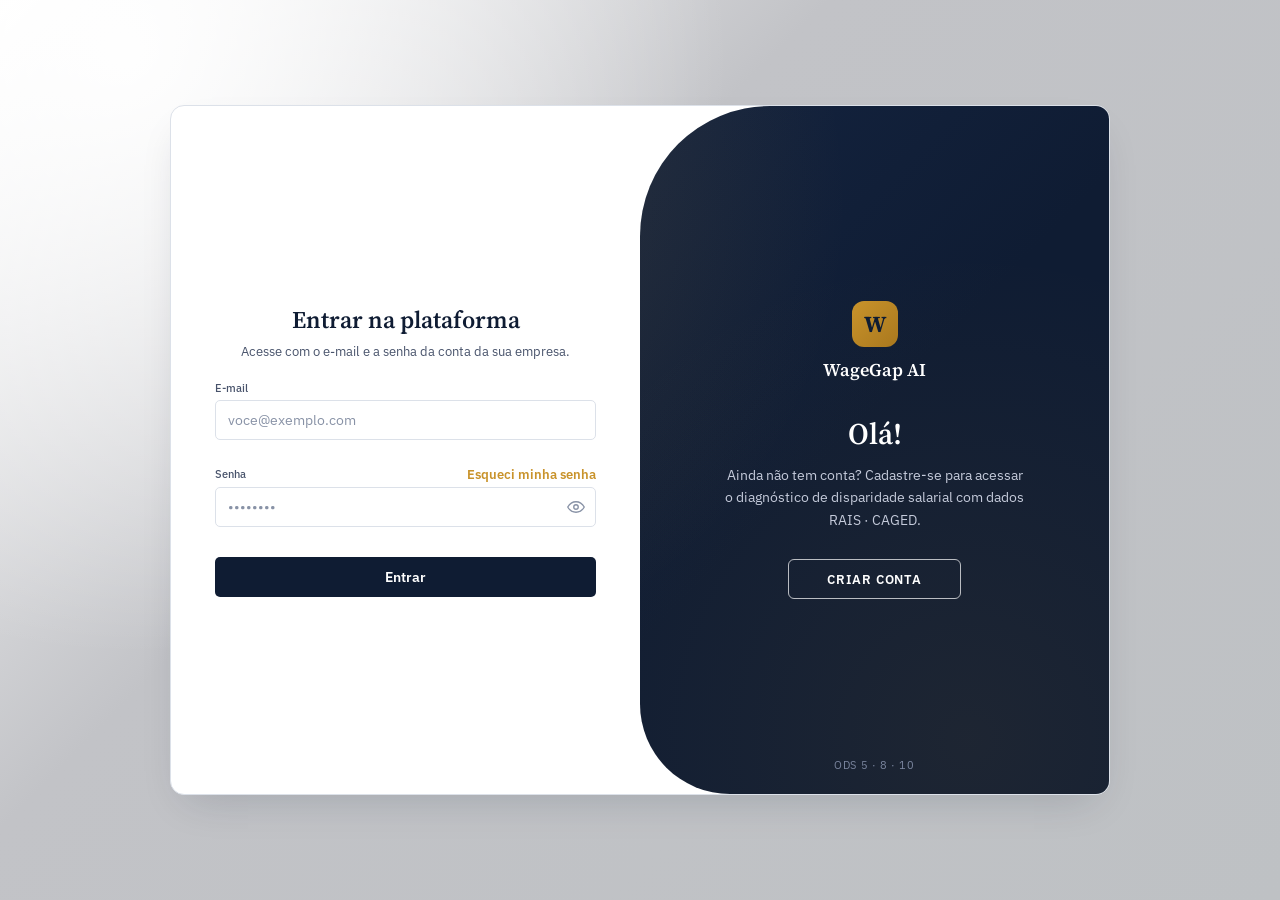
<file: Front-end/index.html>
<!DOCTYPE html>

<!--
  index.html
  ----------
  Porta de entrada do site. Apenas redireciona para a tela de acesso
  (pages/login.html). Quando houver sessão real, aqui pode decidir entre
  pages/login.html (sem login) e pages/dashboard.html (com login).
-->
<html lang="pt-BR">
<head>
  <meta charset="UTF-8">
  <meta http-equiv="refresh" content="0; url=pages/login.html">
  <title>WageGap AI</title>
</head>
<body>
  <script>window.location.replace("pages/login.html");</script>
  <a href="pages/login.html">Login</a>

<html lang="pt-BR">
<head>
  <meta charset="UTF-8">
  <meta name="viewport" content="width=device-width, initial-scale=1.0">
  <title>WageGap AI — Protótipo</title>

  <!-- Google Fonts -->
  <link rel="preconnect" href="https://fonts.googleapis.com">
  <link href="https://fonts.googleapis.com/css2?family=Source+Serif+4:opsz,wght@8..60,400;8..60,500;8..60,600;8..60,700&family=IBM+Plex+Sans:wght@400;500;600;700&display=swap" rel="stylesheet">

  <!-- Estilos CSS -->
  <link rel="stylesheet" href="assets/css/landing.css">
</head>

<body>

  <!-- Container principal da aplicação -->
  <div class="app">

    <!-- Início da Sidebar (Menu Lateral) -->
    <aside class="sidebar">

      <!-- Logo e Identidade da Marca -->
      <div class="brand">
        <div class="brand-mark">W</div>
        <div class="brand-name">WageGap AI</div>
      </div>

      <div class="brand-sub">
        Diagnóstico de disparidade salarial<br>
        RAIS · CAGED
      </div>

      <!-- Rótulo da Seção de Navegação -->
      <div class="nav-section-label">
        Análise
      </div>

      <!-- Links/Botões de Navegação Principal -->
      <nav class="primary-nav">

        <button class="nav-item active" data-target="screen-home">
          <svg class="nav-icon" viewBox="0 0 24 24" fill="none" stroke="currentColor" stroke-width="1.8">
            <rect x="3" y="3" width="7" height="9" rx="1"/>
            <rect x="14" y="3" width="7" height="5" rx="1"/>
            <rect x="14" y="12" width="7" height="9" rx="1"/>
            <rect x="3" y="16" width="7" height="5" rx="1"/>
          </svg>
          Visão geral
        </button>

        <button class="nav-item" data-target="screen-clusters">
          <svg class="nav-icon" viewBox="0 0 24 24" fill="none" stroke="currentColor" stroke-width="1.8">
            <circle cx="6" cy="7" r="2.4"/>
            <circle cx="17" cy="6" r="1.8"/>
            <circle cx="15" cy="15" r="2.6"/>
            <circle cx="6" cy="17" r="1.8"/>
            <circle cx="19" cy="15" r="1.4"/>
          </svg>
          Clusters de perfis
        </button>

        <button class="nav-item" data-target="screen-shap">
          <svg class="nav-icon" viewBox="0 0 24 24" fill="none" stroke="currentColor" stroke-width="1.8">
            <path d="M4 19V10 M11 19V5 M18 19V13"/>
          </svg>
          Explicabilidade (SHAP)
        </button>

        <button class="nav-item" data-target="screen-ranking">
          <svg class="nav-icon" viewBox="0 0 24 24" fill="none" stroke="currentColor" stroke-width="1.8">
            <path d="M4 20L9 11L13 15L20 4"/>
          </svg>
          Ranking de disparidade
        </button>

        <button class="nav-item" data-target="screen-settings">
          <svg class="nav-icon" viewBox="0 0 24 24" fill="none" stroke="currentColor" stroke-width="1.8" stroke-linecap="round" stroke-linejoin="round">
            <circle cx="12" cy="12" r="3"/>
            <path d="M19.4 15a1.65 1.65 0 0 0 .33 1.82l.06.06a2 2 0 0 1 0 2.83 2 2 0 0 1-2.83 0l-.06-.06a1.65 1.65 0 0 0-1.82-.33 1.65 1.65 0 0 0-1 1.51V21a2 2 0 0 1-2 2 2 2 0 0 1-2-2v-.09A1.65 1.65 0 0 0 9 19.4a1.65 1.65 0 0 0-1.82.33l-.06.06a2 2 0 0 1-2.83 0 2 2 0 0 1 0-2.83l.06-.06a1.65 1.65 0 0 0 .33-1.82 1.65 1.65 0 0 0-1.51-1H3a2 2 0 0 1-2-2 2 2 0 0 1 2-2h.09A1.65 1.65 0 0 0 4.6 9a1.65 1.65 0 0 0-.33-1.82l-.06-.06a2 2 0 0 1 0-2.83 2 2 0 0 1 2.83 0l.06.06a1.65 1.65 0 0 0 1.82.33H9a1.65 1.65 0 0 0 1-1.51V3a2 2 0 0 1 2-2 2 2 0 0 1 2 2v.09a1.65 1.65 0 0 0 1 1.51 1.65 1.65 0 0 0 1.82-.33l.06-.06a2 2 0 0 1 2.83 0 2 2 0 0 1 0 2.83l-.06.06a1.65 1.65 0 0 0-.33 1.82V9a1.65 1.65 0 0 0 1.51 1H21a2 2 0 0 1 2 2 2 2 0 0 1-2 2h-.09a1.65 1.65 0 0 0-1.51 1z"/>
          </svg>
          Configurações
        </button>

      </nav>

      <!-- Rodapé da Sidebar (Informações do Recorte Ativo) -->
      <div class="sidebar-footer">
        Recorte ativo:<br>
        <strong>São Paulo · 2024</strong>
      </div>

    </aside>
    <!-- Fim da Sidebar -->


    <!-- Início da Área Principal (Main Content) -->
    <main>

      <!-- Início do Topbar / Navbar (Cabeçalho) -->
      <div class="topbar">

        <div class="breadcrumb" id="breadcrumb">
          WageGap AI / Visão geral
        </div>

        <h1 id="page-title">
          Visão geral do recorte
        </h1>

        <!-- Filtros do Topbar -->
        <div class="filters">

          <div class="field">
            <label for="f-uf">UF</label>
            <select id="f-uf">
              <option>São Paulo (SP)</option>
              <option>Bahia (BA)</option>
              <option>Amazonas (AM)</option>
              <option>Rio Grande do Sul (RS)</option>
            </select>
          </div>

          <div class="field">
            <label for="f-setor">Setor</label>
            <select id="f-setor">
              <option>Todos os setores</option>
              <option>Tecnologia da Informação</option>
              <option>Indústria Automotiva</option>
              <option>Comércio Varejista</option>
              <option>Construção Civil</option>
              <option>Saúde</option>
            </select>
          </div>

          <div class="field">
            <label for="f-ano">Ano</label>
            <select id="f-ano">
              <option>2024</option>
              <option>2023</option>
              <option>2022</option>
            </select>
          </div>

          <button class="btn-apply">
            Aplicar recorte
          </button>

        </div>

      </div>
      <!-- Fim do Topbar -->


      <!-- Início do Conteúdo das Telas -->
      <div class="content">

        <!-- Tela 1: Visão Geral -->
        <section class="screen active" id="screen-home">

          <p class="lede">
            Painel consolidado do recorte selecionado.
            Os indicadores abaixo resumem a disparidade salarial
            identificada nos microdados RAIS/CAGED processados
            para São Paulo em 2024, antes de aprofundar por
            cluster, variável ou município.
          </p>

          <!-- Cards de KPIs -->
          <div class="kpi-row">

            <div class="kpi featured">
              <div class="kpi-label">Disparidade salarial média</div>
              <div class="kpi-value">23,4<small>%</small></div>
              <div class="kpi-note">
                Diferença média de renda entre perfis comparáveis
                por escolaridade e cargo, atribuível a gênero,
                raça e localização.
              </div>
            </div>

            <div class="kpi">
              <div class="kpi-label">Municípios mapeados</div>
              <div class="kpi-value">350</div>
              <div class="kpi-delta">de 645 no estado</div>
            </div>

            <div class="kpi">
              <div class="kpi-label">Perfis (clusters) identificados</div>
              <div class="kpi-value">6</div>
              <div class="kpi-delta">via K-Means</div>
            </div>

            <div class="kpi">
              <div class="kpi-label">Trabalhadores no recorte</div>
              <div class="kpi-value">1,2<small>M</small></div>
              <div class="kpi-delta">RAIS 2024</div>
            </div>

          </div>

          <!-- Bloco Informativo -->
          <section class="block">
            <div class="block-head">
              <h2>Como ler este painel</h2>
            </div>
            <p class="block-desc">
              Use os filtros no topo para trocar o recorte de UF,
              setor e ano. Depois, navegue pelo menu lateral:
              <strong>Clusters</strong> mostra os perfis de
              trabalhadores identificados;
              <strong>Explicabilidade</strong> mostra o peso de
              cada variável na renda dentro de cada perfil;
              <strong>Ranking</strong> prioriza os municípios
              e setores onde a disparidade é mais urgente.
            </p>
          </section>

        </section>


        <!-- Tela 2: Clusters -->
        <section class="screen" id="screen-clusters">

          <p class="lede">
            Segmentação dos trabalhadores do recorte em perfis
            (clusters) com características socioeconômicas
            semelhantes, via K-Means. Cada ponto representa
            um grupo de trabalhadores; a posição reflete renda
            e escolaridade médias.
          </p>

          <section class="block">
            <div class="block-head">
              <h2>Mapa de clusters</h2>
            </div>

            <div class="cluster-layout">

              <!-- Gráfico SVG e Legenda -->
              <div>
                <svg viewBox="0 0 480 300" width="100%" height="auto" role="img" aria-label="Gráfico de dispersão dos clusters">
                  <line x1="40" y1="10" x2="40" y2="260" stroke="#DCE1E9"/>
                  <line x1="40" y1="260" x2="460" y2="260" stroke="#DCE1E9"/>
                  <text x="10" y="20" font-family="IBM Plex Sans" font-size="10" fill="#8892A6">Renda</text>
                  <text x="420" y="278" font-family="IBM Plex Sans" font-size="10" fill="#8892A6">Escolaridade</text>

                  <circle cx="90" cy="210" r="20" fill="#C9932B" opacity="0.75"/>
                  <circle cx="120" cy="230" r="12" fill="#C9932B" opacity="0.55"/>
                  <circle cx="170" cy="150" r="24" fill="#2C7A72" opacity="0.75"/>
                  <circle cx="210" cy="170" r="14" fill="#2C7A72" opacity="0.5"/>
                  <circle cx="280" cy="110" r="27" fill="#48536B" opacity="0.7"/>
                  <circle cx="330" cy="90" r="16" fill="#48536B" opacity="0.5"/>
                  <circle cx="380" cy="60" r="22" fill="#C1503D" opacity="0.7"/>
                  <circle cx="360" cy="140" r="13" fill="#C1503D" opacity="0.45"/>
                </svg>

                <div class="legend">
                  <div class="legend-item">
                    <span class="legend-dot gold"></span>
                    Perfil A — Serviços gerais, baixa escolaridade
                  </div>

                  <div class="legend-item">
                    <span class="legend-dot teal"></span>
                    Perfil B — Técnico, escolaridade média
                  </div>

                  <div class="legend-item">
                    <span class="legend-dot slate"></span>
                    Perfil C — Administrativo/gestão
                  </div>

                  <div class="legend-item">
                    <span class="legend-dot rust"></span>
                    Perfil D — Especialistas, alta escolaridade
                  </div>
                </div>
              </div>

              <!-- Lista de Cards dos Perfis -->
              <div class="cluster-cards">

                <div class="cluster-card profile-a">
                  <h3>Perfil A · Serviços gerais</h3>
                  <p>
                    18% dos trabalhadores do recorte.
                    Maior disparidade de gênero observada
                    entre os 6 perfis (29%).
                  </p>
                </div>

                <div class="cluster-card profile-b">
                  <h3>Perfil B · Técnico</h3>
                  <p>
                    24% dos trabalhadores.
                    Disparidade racial acima da média
                    setorial (21%).
                  </p>
                </div>

                <div class="cluster-card profile-c">
                  <h3>Perfil C · Administrativo/gestão</h3>
                  <p>
                    15% dos trabalhadores.
                    Disparidade concentrada em cargos
                    de liderança (26%).
                  </p>
                </div>

                <div class="cluster-card profile-d">
                  <h3>Perfil D · Especialistas</h3>
                  <p>
                    9% dos trabalhadores.
                    Menor disparidade relativa do
                    recorte (12%).
                  </p>
                </div>

              </div>

            </div>

          </section>

        </section>


        <!-- Tela 3: Explicabilidade (SHAP) -->
        <section class="screen" id="screen-shap">

          <p class="lede">
            Peso relativo de cada variável na composição da renda,
            segundo o modelo de regressão treinado sobre o recorte,
            explicado via SHAP. Selecione um perfil para ver os
            pesos específicos daquele cluster.
          </p>

          <section class="block">
            <div class="block-head">
              <h2>Peso das variáveis na renda</h2>
            </div>

            <div class="shap-controls">
              <div class="field">
                <label for="f-cluster">Perfil (cluster)</label>
                <select id="f-cluster">
                  <option>Perfil A — Serviços gerais</option>
                  <option>Perfil B — Técnico</option>
                  <option>Perfil C — Administrativo/gestão</option>
                  <option>Perfil D — Especialistas</option>
                </select>
              </div>
            </div>

            <!-- Barras de Impacto SHAP -->
            <div class="bar-row">
              <div class="bar-label">Qualificação/cargo</div>
              <div class="bar-track">
                <div class="bar-fill bar-qualificacao">
                  <span>0,41</span>
                </div>
              </div>
            </div>

            <div class="bar-row">
              <div class="bar-label">Gênero</div>
              <div class="bar-track">
                <div class="bar-fill bar-genero">
                  <span>0,29</span>
                </div>
              </div>
            </div>

            <div class="bar-row">
              <div class="bar-label">Localização</div>
              <div class="bar-track">
                <div class="bar-fill bar-localizacao">
                  <span>0,17</span>
                </div>
              </div>
            </div>

            <div class="bar-row">
              <div class="bar-label">Raça</div>
              <div class="bar-track">
                <div class="bar-fill bar-raca">
                  <span>0,13</span>
                </div>
              </div>
            </div>

            <div class="callout">
              No Perfil A (Serviços gerais), gênero responde por
              29% do peso explicativo sobre a renda — acima da
              média do recorte (22%) — indicando prioridade para
              políticas de capacitação voltadas a esse perfil.
            </div>

          </section>

        </section>


        <!-- Tela 4: Ranking de Disparidade -->
        <section class="screen" id="screen-ranking">

          <p class="lede">
            Municípios e setores do recorte ordenados pelo índice
            de disparidade salarial, para priorização de políticas
            públicas de capacitação profissional.
          </p>

          <section class="block">
            <div class="block-head">
              <h2>Ranking de disparidade</h2>
            </div>

            <table>
              <thead>
                <tr>
                  <th class="col-rank">#</th>
                  <th>Município</th>
                  <th>Setor</th>
                  <th class="num">Trabalhadores</th>
                  <th class="num">Índice de disparidade</th>
                  <th class="col-priority">Prioridade</th>
                </tr>
              </thead>

              <tbody>
                <tr class="top">
                  <td><span class="rank-badge">1</span></td>
                  <td>Guarulhos (SP)</td>
                  <td>Indústria Automotiva</td>
                  <td class="num">48.200</td>
                  <td class="num">31,2%</td>
                  <td><span class="pill high">Alta</span></td>
                </tr>

                <tr class="top">
                  <td><span class="rank-badge">2</span></td>
                  <td>Osasco (SP)</td>
                  <td>Comércio Varejista</td>
                  <td class="num">36.900</td>
                  <td class="num">28,7%</td>
                  <td><span class="pill high">Alta</span></td>
                </tr>

                <tr class="top">
                  <td><span class="rank-badge">3</span></td>
                  <td>Campinas (SP)</td>
                  <td>Tecnologia da Informação</td>
                  <td class="num">52.500</td>
                  <td class="num">26,1%</td>
                  <td><span class="pill high">Alta</span></td>
                </tr>

                <tr>
                  <td><span class="rank-badge">4</span></td>
                  <td>São Bernardo do Campo (SP)</td>
                  <td>Indústria Automotiva</td>
                  <td class="num">41.100</td>
                  <td class="num">22,4%</td>
                  <td><span class="pill mid">Média</span></td>
                </tr>

                <tr>
                  <td><span class="rank-badge">5</span></td>
                  <td>Sorocaba (SP)</td>
                  <td>Construção Civil</td>
                  <td class="num">18.300</td>
                  <td class="num">19,8%</td>
                  <td><span class="pill mid">Média</span></td>
                </tr>

                <tr>
                  <td><span class="rank-badge">6</span></td>
                  <td>Ribeirão Preto (SP)</td>
                  <td>Saúde</td>
                  <td class="num">22.700</td>
                  <td class="num">14,3%</td>
                  <td><span class="pill low">Baixa</span></td>
                </tr>
              </tbody>
            </table>

          </section>

        </section>

        <!-- Rodapé da Página -->
        <footer class="page-note">
          Protótipo navegável · WageGap AI · dados fictícios
          ilustrativos para fins de demonstração
        </footer>

      </div>
      <!-- Fim do Conteúdo das Telas -->

    </main>
    <!-- Fim da Área Principal -->

  </div>

  <!-- Script JavaScript -->
  <script src="assets/js/landing.js"></script>

</body>
</html>
</file>
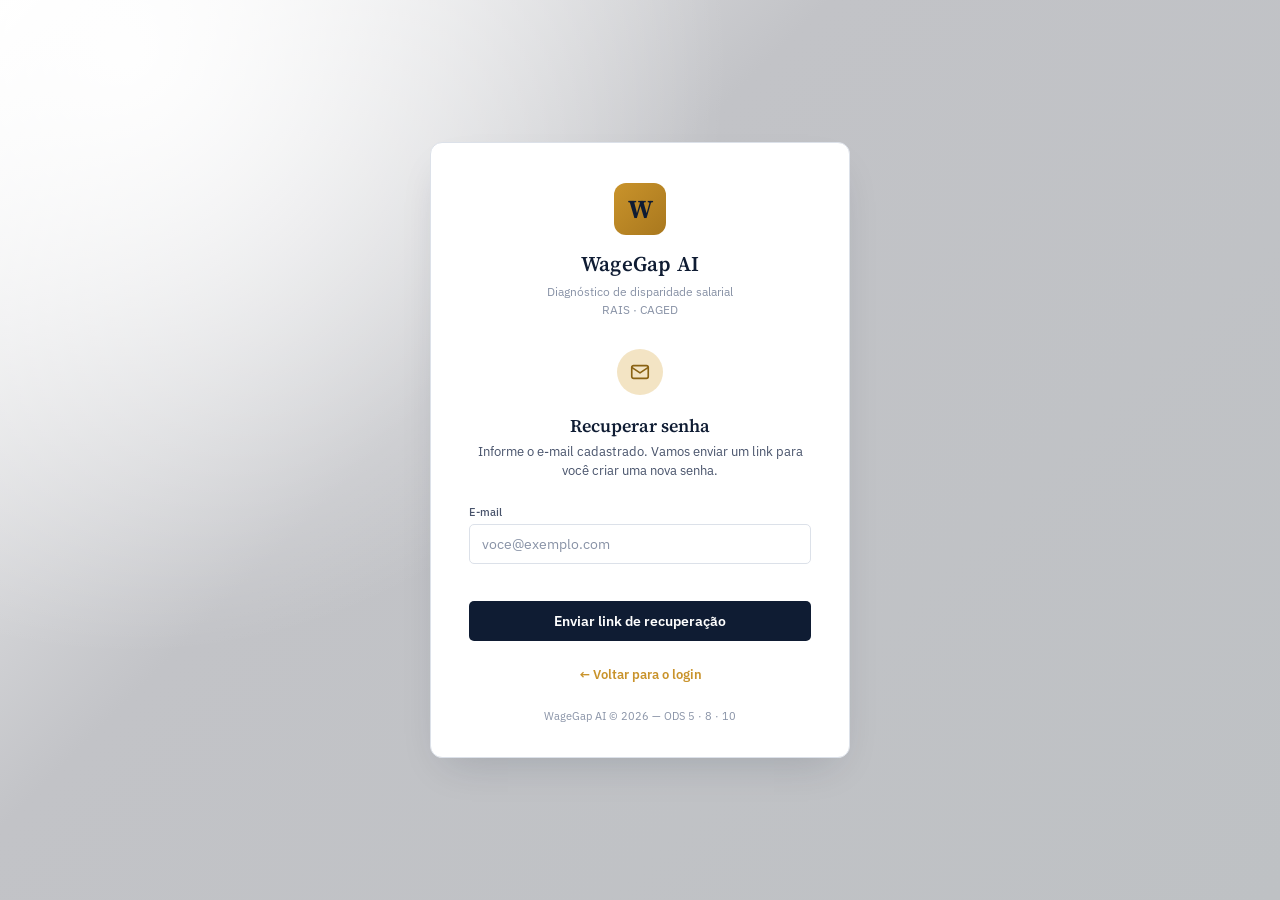
<file: Front-end/forgot-password.html>
<!DOCTYPE html>
<html lang="pt-BR">
<head>
<meta charset="UTF-8">
<meta name="viewport" content="width=device-width, initial-scale=1.0">
<title>WageGap AI — Recuperar senha</title>

<!-- Google Fonts -->
<link rel="preconnect" href="https://fonts.googleapis.com">
<link href="https://fonts.googleapis.com/css2?family=Source+Serif+4:opsz,wght@8..60,400;8..60,500;8..60,600;8..60,700&family=IBM+Plex+Sans:wght@400;500;600;700&display=swap" rel="stylesheet">

<!-- Estilos: o design system base (style.css) + os componentes de autenticação (auth.css) -->
<link rel="stylesheet" href="style.css">
<link rel="stylesheet" href="auth.css">
</head>
<body>

<div class="auth-page">
  <div class="auth-card">

    <!-- Logo centralizada -->
    <div class="auth-logo-wrap">
      <div class="auth-logo-mark">W</div>
      <div class="auth-logo-name">WageGap AI</div>
      <div class="auth-logo-sub">Diagnóstico de disparidade salarial<br>RAIS · CAGED</div>
    </div>

    <div class="auth-icon-circle">
      <svg viewBox="0 0 24 24" fill="none" stroke="currentColor" stroke-width="1.8" stroke-linecap="round" stroke-linejoin="round">
        <rect x="3" y="5" width="18" height="14" rx="2"/>
        <path d="M3 7l9 6 9-6"/>
      </svg>
    </div>

    <h1 class="auth-heading">Recuperar senha</h1>
    <p class="auth-subheading" id="fp-subheading">Informe o e-mail cadastrado. Vamos enviar um link para você criar uma nova senha.</p>

    <!-- Alerta de erro (e-mail vazio/inválido mostra a mensagem no próprio campo;
         este alerta fica pra um eventual erro de envio). Oculto até o JS exibir. -->
    <div class="auth-alert" id="fp-alert">
      <svg viewBox="0 0 24 24" fill="none" stroke="currentColor" stroke-width="2" stroke-linecap="round" stroke-linejoin="round">
        <circle cx="12" cy="12" r="9"/><path d="M12 8v5M12 16h.01"/>
      </svg>
      <span id="fp-alert-text">Não foi possível enviar o link agora. Tente novamente.</span>
    </div>

    <form class="auth-form" id="fp-form" novalidate>

      <div class="field">
        <label for="fp-email">E-mail</label>
        <input type="email" id="fp-email" name="email" placeholder="voce@exemplo.com" autocomplete="email">
        <div class="field-error-msg" id="fp-email-error"></div>
      </div>

      <button type="submit" class="btn-apply btn-block" id="fp-submit">
        <span class="btn-spinner"></span>
        <span class="btn-label">Enviar link de recuperação</span>
      </button>

    </form>

    <!-- Confirmação de envio. Fica oculta até o fp.js exibir, depois do envio. -->
    <div class="auth-success-note" id="fp-success">
      <svg viewBox="0 0 24 24" fill="none" stroke="currentColor" stroke-width="2" stroke-linecap="round" stroke-linejoin="round"><circle cx="12" cy="12" r="9"/><path d="M8.5 12.5l2.5 2.5 5-5"/></svg>
      <div>
        <strong>Link enviado!</strong>
        <span id="fp-success-text">Verifique sua caixa de entrada (e o spam) nos próximos minutos.</span>
      </div>
    </div>

    <div class="auth-back-row">
      <a href="login.html" class="link-gold">&larr; Voltar para o login</a>
    </div>

    <div class="auth-foot-note">WageGap AI © 2026 — ODS 5 · 8 · 10</div>

  </div>
</div>

<script src="forgot-password.js"></script>
</body>
</html>
</file>
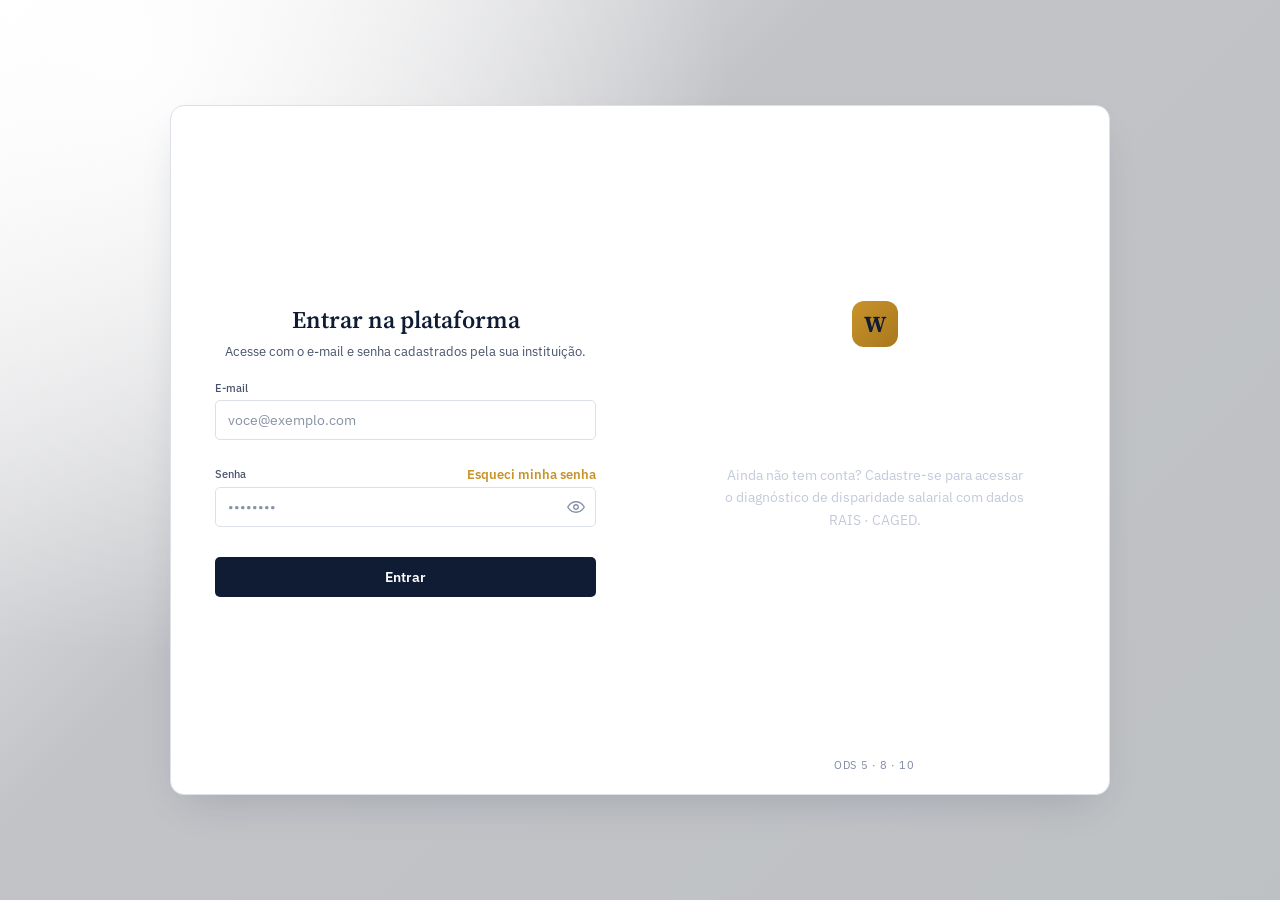
<file: Front-end/login.html>
<!DOCTYPE html>
<html lang="pt-BR">
<head>
<meta charset="UTF-8">
<meta name="viewport" content="width=device-width, initial-scale=1.0">
<title>WageGap AI — Entrar</title>

<!-- Google Fonts -->
<link rel="preconnect" href="https://fonts.googleapis.com">
<link href="https://fonts.googleapis.com/css2?family=Source+Serif+4:opsz,wght@8..60,400;8..60,500;8..60,600;8..60,700&family=IBM+Plex+Sans:wght@400;500;600;700&display=swap" rel="stylesheet">

<!-- Estilos: o design system base (style.css) + os componentes de autenticação (auth.css) -->
<link rel="stylesheet" href="style.css">
<link rel="stylesheet" href="auth.css">
</head>
<body>

<div class="auth-page">

  <!--
    Tela única de acesso: login e criar conta no mesmo cartão.
    A classe "is-signup" no #auth-slider é o que faz o painel
    escuro deslizar de um lado para o outro (ver login.js).
    "no-transition" evita a animação no primeiro carregamento.
  -->
  <div class="auth-slider no-transition" id="auth-slider">

    <!-- ============ CRIAR CONTA (lado direito) ============ -->
    <div class="auth-pane auth-pane-signup" id="pane-signup" inert>

      <h1 class="auth-heading">Criar conta</h1>
      <p class="auth-subheading">Leva menos de um minuto. Use seu e-mail institucional para acesso completo ao dashboard.</p>

      <!-- Alerta de erro geral (ex: e-mail já cadastrado). Oculto até o login.js exibir. -->
      <div class="auth-alert" id="signup-alert">
        <svg viewBox="0 0 24 24" fill="none" stroke="currentColor" stroke-width="2" stroke-linecap="round" stroke-linejoin="round">
          <circle cx="12" cy="12" r="9"/><path d="M12 8v5M12 16h.01"/>
        </svg>
        <span id="signup-alert-text">Não foi possível criar a conta. Tente novamente.</span>
      </div>

      <form class="auth-form" id="signup-form" novalidate>

        <div class="field">
          <label for="su-nome">Nome completo</label>
          <input type="text" id="su-nome" name="nome" placeholder="Seu nome completo" autocomplete="name">
          <div class="field-error-msg" id="su-nome-error"></div>
        </div>

        <div class="field">
          <label for="su-email">E-mail</label>
          <input type="email" id="su-email" name="email" placeholder="voce@exemplo.com" autocomplete="email">
          <div class="field-error-msg" id="su-email-error"></div>
        </div>

        <div class="field">
          <label for="su-senha">Senha</label>

          <div class="password-field-wrap">
            <input type="password" id="su-senha" name="senha" placeholder="••••••••" autocomplete="new-password">

            <button type="button" class="toggle-password" id="toggle-su-senha" aria-label="Mostrar senha">
              <svg class="icon-eye" viewBox="0 0 24 24" fill="none" stroke="currentColor" stroke-width="1.8" stroke-linecap="round" stroke-linejoin="round">
                <path d="M1 12s4-7 11-7 11 7 11 7-4 7-11 7-11-7-11-7z"/><circle cx="12" cy="12" r="3"/>
              </svg>
              <svg class="icon-eye-off" viewBox="0 0 24 24" fill="none" stroke="currentColor" stroke-width="1.8" stroke-linecap="round" stroke-linejoin="round">
                <path d="M17.94 17.94A10.94 10.94 0 0 1 12 19c-7 0-11-7-11-7a21.6 21.6 0 0 1 5.06-5.94M9.9 4.24A10.4 10.4 0 0 1 12 4c7 0 11 7 11 7a21.6 21.6 0 0 1-2.16 3.19m-6.2-1.07a3 3 0 1 1-4.24-4.24"/><path d="M1 1l22 22"/>
              </svg>
            </button>
          </div>

          <div class="field-error-msg" id="su-senha-error"></div>
        </div>

        <div class="field">
          <label for="su-senha2">Confirmar senha</label>

          <div class="password-field-wrap">
            <input type="password" id="su-senha2" name="senha2" placeholder="••••••••" autocomplete="new-password">

            <button type="button" class="toggle-password" id="toggle-su-senha2" aria-label="Mostrar senha">
              <svg class="icon-eye" viewBox="0 0 24 24" fill="none" stroke="currentColor" stroke-width="1.8" stroke-linecap="round" stroke-linejoin="round">
                <path d="M1 12s4-7 11-7 11 7 11 7-4 7-11 7-11-7-11-7z"/><circle cx="12" cy="12" r="3"/>
              </svg>
              <svg class="icon-eye-off" viewBox="0 0 24 24" fill="none" stroke="currentColor" stroke-width="1.8" stroke-linecap="round" stroke-linejoin="round">
                <path d="M17.94 17.94A10.94 10.94 0 0 1 12 19c-7 0-11-7-11-7a21.6 21.6 0 0 1 5.06-5.94M9.9 4.24A10.4 10.4 0 0 1 12 4c7 0 11 7 11 7a21.6 21.6 0 0 1-2.16 3.19m-6.2-1.07a3 3 0 1 1-4.24-4.24"/><path d="M1 1l22 22"/>
              </svg>
            </button>
          </div>

          <div class="field-error-msg" id="su-senha2-error"></div>
        </div>

        <label class="check-row">
          <input type="checkbox" class="check-input" id="su-termos">
          <span>Li e concordo com os <span class="link-gold">Termos de uso</span> e a <span class="link-gold">Política de privacidade</span>.</span>
        </label>
        <div class="field-error-msg" id="su-termos-error"></div>

        <button type="submit" class="btn-apply btn-block" id="signup-submit">
          <span class="btn-spinner"></span>
          <span class="btn-label">Criar conta</span>
        </button>

      </form>

      <!-- Só aparece no celular, onde o painel deslizante é escondido -->
      <p class="auth-switch-mobile">
        Já tem uma conta?
        <button type="button" class="link-gold" data-modo-alvo="login">Entrar</button>
      </p>

    </div>


    <!-- ============ ENTRAR (lado esquerdo) ============ -->
    <div class="auth-pane auth-pane-login" id="pane-login">

      <h1 class="auth-heading">Entrar na plataforma</h1>
      <p class="auth-subheading">Acesse com o e-mail e senha cadastrados pela sua instituição.</p>

      <!-- Aviso de conta criada (aparece depois do cadastro) -->
      <div class="auth-success-note" id="login-success">
        <svg viewBox="0 0 24 24" fill="none" stroke="currentColor" stroke-width="2" stroke-linecap="round" stroke-linejoin="round"><circle cx="12" cy="12" r="9"/><path d="M8.5 12.5l2.5 2.5 5-5"/></svg>
        <div>
          <strong>Conta criada!</strong>
          <span>Agora entre com seu e-mail e senha.</span>
        </div>
      </div>

      <!-- Alerta de erro (credenciais inválidas). Fica oculto até o login.js exibir. -->
      <div class="auth-alert" id="login-alert">
        <svg viewBox="0 0 24 24" fill="none" stroke="currentColor" stroke-width="2" stroke-linecap="round" stroke-linejoin="round">
          <circle cx="12" cy="12" r="9"/><path d="M12 8v5M12 16h.01"/>
        </svg>
        <span id="login-alert-text">E-mail ou senha incorretos. Tente novamente.</span>
      </div>

      <form class="auth-form" id="login-form" novalidate>

        <div class="field">
          <label for="login-email">E-mail</label>
          <input type="email" id="login-email" name="email" placeholder="voce@exemplo.com" autocomplete="email">
          <div class="field-error-msg" id="login-email-error"></div>
        </div>

        <div class="field">
          <div class="field-row-between">
            <label for="login-senha">Senha</label>
            <a href="forgot-password.html" class="link-gold">Esqueci minha senha</a>
          </div>

          <div class="password-field-wrap">
            <input type="password" id="login-senha" name="senha" placeholder="••••••••" autocomplete="current-password">

            <button type="button" class="toggle-password" id="toggle-login-senha" aria-label="Mostrar senha">
              <svg class="icon-eye" viewBox="0 0 24 24" fill="none" stroke="currentColor" stroke-width="1.8" stroke-linecap="round" stroke-linejoin="round">
                <path d="M1 12s4-7 11-7 11 7 11 7-4 7-11 7-11-7-11-7z"/><circle cx="12" cy="12" r="3"/>
              </svg>
              <svg class="icon-eye-off" viewBox="0 0 24 24" fill="none" stroke="currentColor" stroke-width="1.8" stroke-linecap="round" stroke-linejoin="round">
                <path d="M17.94 17.94A10.94 10.94 0 0 1 12 19c-7 0-11-7-11-7a21.6 21.6 0 0 1 5.06-5.94M9.9 4.24A10.4 10.4 0 0 1 12 4c7 0 11 7 11 7a21.6 21.6 0 0 1-2.16 3.19m-6.2-1.07a3 3 0 1 1-4.24-4.24"/><path d="M1 1l22 22"/>
              </svg>
            </button>
          </div>

          <div class="field-error-msg" id="login-senha-error"></div>
        </div>

        <button type="submit" class="btn-apply btn-block" id="login-submit">
          <span class="btn-spinner"></span>
          <span class="btn-label">Entrar</span>
        </button>

      </form>

      <!-- Só aparece no celular, onde o painel deslizante é escondido -->
      <p class="auth-switch-mobile">
        Ainda não tem uma conta?
        <button type="button" class="link-gold" data-modo-alvo="cadastro">Criar conta</button>
      </p>

    </div>


    <!-- ============ PAINEL ESCURO QUE DESLIZA ============ -->
    <div class="auth-overlay-wrap">
      <div class="auth-overlay">

        <!-- Aparece quando o formulário de CRIAR CONTA está ativo -->
        <div class="auth-overlay-panel auth-overlay-left" id="overlay-left" inert>
          <div class="auth-overlay-brand">
            <div class="auth-logo-mark">W</div>
            <div class="auth-logo-name">WageGap AI</div>
          </div>
          <h2>Bem-vindo de volta!</h2>
          <p>Já tem uma conta? Entre com seu e-mail e senha para continuar de onde parou no dashboard.</p>
          <button type="button" class="btn-ghost-light" data-modo-alvo="login">Entrar</button>
          <div class="auth-overlay-foot">ODS 5 · 8 · 10</div>
        </div>

        <!-- Aparece quando o formulário de ENTRAR está ativo -->
        <div class="auth-overlay-panel auth-overlay-right" id="overlay-right">
          <div class="auth-overlay-brand">
            <div class="auth-logo-mark">W</div>
            <div class="auth-logo-name">WageGap AI</div>
          </div>
          <h2>Olá!</h2>
          <p>Ainda não tem conta? Cadastre-se para acessar o diagnóstico de disparidade salarial com dados RAIS · CAGED.</p>
          <button type="button" class="btn-ghost-light" data-modo-alvo="cadastro">Criar conta</button>
          <div class="auth-overlay-foot">ODS 5 · 8 · 10</div>
        </div>

      </div>
    </div>

  </div>

</div>

<script src="login.js"></script>
</body>
</html>
</file>
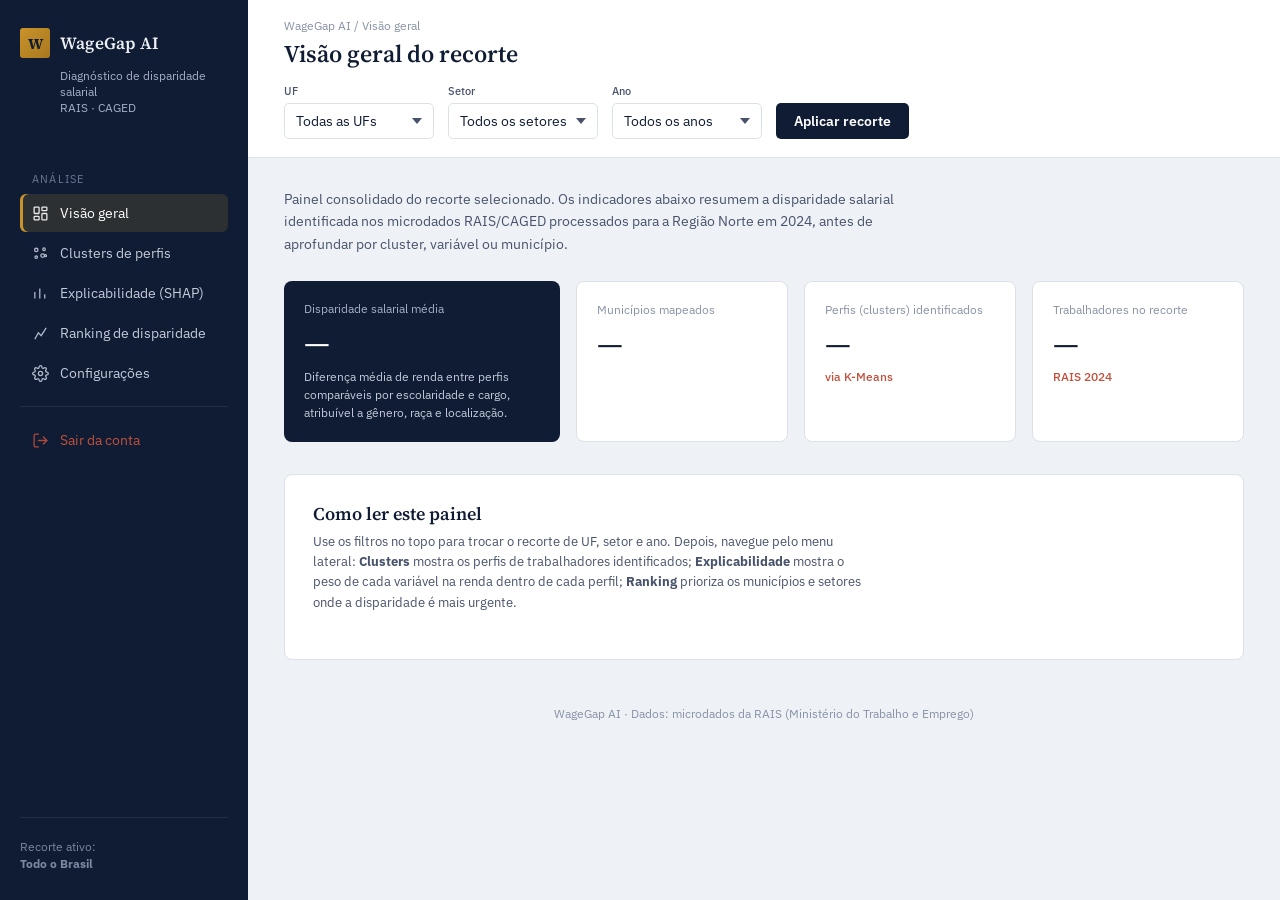
<file: Front-end/pages/dashboard.html>
<!DOCTYPE html>
<html lang="pt-BR">
<head>
  <meta charset="UTF-8">
  <meta name="viewport" content="width=device-width, initial-scale=1.0">
  <title>WageGap AI — Protótipo</title>

  <!-- Google Fonts -->
  <link rel="preconnect" href="https://fonts.googleapis.com">
  <link href="https://fonts.googleapis.com/css2?family=Source+Serif+4:opsz,wght@8..60,400;8..60,500;8..60,600;8..60,700&family=IBM+Plex+Sans:wght@400;500;600;700&display=swap" rel="stylesheet">

  <!-- Estilos CSS -->
  <link rel="stylesheet" href="../assets/css/style.css">
</head>

<body>

  <!-- Container principal da aplicação -->
  <div class="app">

    <!-- Início da Sidebar (Menu Lateral) -->
    <aside class="sidebar">

      <!-- Logo e Identidade da Marca -->
      <div class="brand">
        <div class="brand-mark">W</div>
        <div class="brand-name">WageGap AI</div>
      </div>

      <div class="brand-sub">
        <span data-i18n="brand.sub">Diagnóstico de disparidade salarial</span><br>
        RAIS · CAGED
      </div>

      <!-- Rótulo da Seção de Navegação -->
      <div class="nav-section-label" data-i18n="nav.section">
        Análise
      </div>

      <!-- Links/Botões de Navegação Principal -->
      <nav class="primary-nav">

        <button class="nav-item active" data-target="screen-home">
          <svg class="nav-icon" viewBox="0 0 24 24" fill="none" stroke="currentColor" stroke-width="1.8">
            <rect x="3" y="3" width="7" height="9" rx="1"/>
            <rect x="14" y="3" width="7" height="5" rx="1"/>
            <rect x="14" y="12" width="7" height="9" rx="1"/>
            <rect x="3" y="16" width="7" height="5" rx="1"/>
          </svg>
          <span data-i18n="nav.home">Visão geral</span>
        </button>

        <button class="nav-item" data-target="screen-clusters">
          <svg class="nav-icon" viewBox="0 0 24 24" fill="none" stroke="currentColor" stroke-width="1.8">
            <circle cx="6" cy="7" r="2.4"/>
            <circle cx="17" cy="6" r="1.8"/>
            <circle cx="15" cy="15" r="2.6"/>
            <circle cx="6" cy="17" r="1.8"/>
            <circle cx="19" cy="15" r="1.4"/>
          </svg>
          <span data-i18n="nav.clusters">Clusters de perfis</span>
        </button>

        <button class="nav-item" data-target="screen-shap">
          <svg class="nav-icon" viewBox="0 0 24 24" fill="none" stroke="currentColor" stroke-width="1.8">
            <path d="M4 19V10 M11 19V5 M18 19V13"/>
          </svg>
          <span data-i18n="nav.shap">Explicabilidade (SHAP)</span>
        </button>

        <button class="nav-item" data-target="screen-ranking">
          <svg class="nav-icon" viewBox="0 0 24 24" fill="none" stroke="currentColor" stroke-width="1.8">
            <path d="M4 20L9 11L13 15L20 4"/>
          </svg>
          <span data-i18n="nav.ranking">Ranking de disparidade</span>
        </button>

        <button class="nav-item" data-target="screen-settings">
          <svg class="nav-icon" viewBox="0 0 24 24" fill="none" stroke="currentColor" stroke-width="1.8" stroke-linecap="round" stroke-linejoin="round">
            <circle cx="12" cy="12" r="3"/>
            <path d="M19.4 15a1.65 1.65 0 0 0 .33 1.82l.06.06a2 2 0 0 1 0 2.83 2 2 0 0 1-2.83 0l-.06-.06a1.65 1.65 0 0 0-1.82-.33 1.65 1.65 0 0 0-1 1.51V21a2 2 0 0 1-2 2 2 2 0 0 1-2-2v-.09A1.65 1.65 0 0 0 9 19.4a1.65 1.65 0 0 0-1.82.33l-.06.06a2 2 0 0 1-2.83 0 2 2 0 0 1 0-2.83l.06-.06a1.65 1.65 0 0 0 .33-1.82 1.65 1.65 0 0 0-1.51-1H3a2 2 0 0 1-2-2 2 2 0 0 1 2-2h.09A1.65 1.65 0 0 0 4.6 9a1.65 1.65 0 0 0-.33-1.82l-.06-.06a2 2 0 0 1 0-2.83 2 2 0 0 1 2.83 0l.06.06a1.65 1.65 0 0 0 1.82.33H9a1.65 1.65 0 0 0 1-1.51V3a2 2 0 0 1 2-2 2 2 0 0 1 2 2v.09a1.65 1.65 0 0 0 1 1.51 1.65 1.65 0 0 0 1.82-.33l.06-.06a2 2 0 0 1 2.83 0 2 2 0 0 1 0 2.83l-.06.06a1.65 1.65 0 0 0-.33 1.82V9a1.65 1.65 0 0 0 1.51 1H21a2 2 0 0 1 2 2 2 2 0 0 1-2 2h-.09a1.65 1.65 0 0 0-1.51 1z"/>
          </svg>
          <span data-i18n="nav.settings">Configurações</span>
        </button>

      </nav>

      <!-- Sair da conta -->
      <div class="nav-logout-wrap">
        <button class="nav-item nav-logout" id="logout-btn">
          <svg class="nav-icon" viewBox="0 0 24 24" fill="none" stroke="currentColor" stroke-width="1.8" stroke-linecap="round" stroke-linejoin="round">
            <path d="M9 21H5a2 2 0 0 1-2-2V5a2 2 0 0 1 2-2h4"/>
            <path d="M16 17l5-5-5-5"/>
            <path d="M21 12H9"/>
          </svg>
          <span data-i18n="nav.logout">Sair da conta</span>
        </button>
      </div>

      <!-- Rodapé da Sidebar (Informações do Recorte Ativo) -->
      <div class="sidebar-footer">
        <span data-i18n="sidebar.active">Recorte ativo:</span><br>
        <strong id="recorte-ativo">Todo o Brasil</strong>
      </div>

    </aside>
    <!-- Fim da Sidebar -->


    <!-- Início da Área Principal (Main Content) -->
    <main>

      <!-- Início do Topbar / Navbar (Cabeçalho) -->
      <div class="topbar">

        <div class="breadcrumb" id="breadcrumb">
          WageGap AI / Visão geral
        </div>

        <h1 id="page-title">
          Visão geral do recorte
        </h1>

        <!-- Filtros do Topbar -->
        <div class="filters">

          <div class="field">
            <label for="f-uf" data-i18n="filter.uf">UF</label>
            <!-- opções preenchidas pelo filtros.js -->
            <select id="f-uf">
              <option value="" data-i18n="filter.allUf">Todas as UFs</option>
            </select>
          </div>

          <div class="field">
            <label for="f-setor" data-i18n="filter.sector">Setor</label>
            <select id="f-setor">
              <option value="" data-i18n="filter.allSector">Todos os setores</option>
            </select>
          </div>

          <div class="field">
            <label for="f-ano" data-i18n="filter.year">Ano</label>
            <select id="f-ano">
              <option value="" data-i18n="filter.allYear">Todos os anos</option>
            </select>
          </div>

          <button class="btn-apply" id="btn-apply-filters" data-i18n="filter.apply">
            Aplicar recorte
          </button>

        </div>

      </div>
      <!-- Fim do Topbar -->


      <!-- Início do Conteúdo das Telas -->
      <div class="content">

        <!-- Tela 1: Visão Geral -->
        <section class="screen active" id="screen-home">

          <p class="lede">
            Painel consolidado do recorte selecionado.
            Os indicadores abaixo resumem a disparidade salarial
            identificada nos microdados RAIS/CAGED processados
            para a Região Norte em 2024, antes de aprofundar por
            cluster, variável ou município.
          </p>

          <!-- Cards de KPIs -->
          <div class="kpi-row">

            <div class="kpi featured">
              <div class="kpi-label">Disparidade salarial média</div>
              <div class="kpi-value" id="kpi-disparidade">—</div>
              <div class="kpi-note">
                Diferença média de renda entre perfis comparáveis
                por escolaridade e cargo, atribuível a gênero,
                raça e localização.
              </div>
            </div>

            <div class="kpi">
              <div class="kpi-label">Municípios mapeados</div>
              <div class="kpi-value" id="kpi-municipios">—</div>
              <div class="kpi-delta" id="kpi-estados"></div>
            </div>

            <div class="kpi">
              <div class="kpi-label">Perfis (clusters) identificados</div>
              <div class="kpi-value" id="kpi-clusters">—</div>
              <div class="kpi-delta">via K-Means</div>
            </div>

            <div class="kpi">
              <div class="kpi-label">Trabalhadores no recorte</div>
              <div class="kpi-value" id="kpi-trabalhadores">—</div>
              <div class="kpi-delta">RAIS 2024</div>
            </div>

          </div>

          <!-- Bloco Informativo -->
          <section class="block">
            <div class="block-head">
              <h2>Como ler este painel</h2>
            </div>
            <p class="block-desc">
              Use os filtros no topo para trocar o recorte de UF,
              setor e ano. Depois, navegue pelo menu lateral:
              <strong>Clusters</strong> mostra os perfis de
              trabalhadores identificados;
              <strong>Explicabilidade</strong> mostra o peso de
              cada variável na renda dentro de cada perfil;
              <strong>Ranking</strong> prioriza os municípios
              e setores onde a disparidade é mais urgente.
            </p>
          </section>

        </section>


        <!-- Tela 2: Clusters -->
        <section class="screen" id="screen-clusters">

          <p class="lede">
            Segmentação dos trabalhadores em perfis (clusters) com
            qualificação e contexto de trabalho semelhantes, via K-Means.
            Sexo e raça ficam fora do agrupamento: assim, a diferença
            salarial dentro de cada perfil não se explica pela qualificação.
          </p>

          <section class="block">
            <div class="block-head">
              <h2>Mapa de disparidade dos perfis</h2>
            </div>
            <p class="block-desc">
              Cada bolha é um perfil; o tamanho representa o número de trabalhadores.
              Quanto mais à direita e mais acima, maior a disparidade ajustada de
              gênero e de raça dentro do perfil.
            </p>

            <div class="cluster-layout">

              <!-- gráfico e cards montados pelo clusters.js -->
              <div class="cluster-chart">
                <svg id="cluster-chart" viewBox="0 0 480 320" width="100%" role="img"
                     aria-label="Gráfico de bolhas: disparidade de gênero e de raça por perfil de trabalhadores"></svg>
                <div class="chart-tooltip" id="cluster-tooltip" hidden></div>
              </div>

              <div class="cluster-cards" id="cluster-cards"></div>

            </div>

            <div class="callout" id="cluster-callout">
              Carregando perfis...
            </div>
          </section>

        </section>


        <!-- Tela 3: Explicabilidade (SHAP) -->
        <section class="screen" id="screen-shap">

          <p class="lede">
            Peso relativo de cada fator na composição da renda, medido
            com SHAP sobre um modelo de regressão (LightGBM) treinado com
            os microdados da RAIS. Selecione um perfil para ver os pesos
            e a disparidade específicos daquele cluster.
          </p>

          <section class="block">
            <div class="block-head">
              <h2>Peso dos fatores na renda</h2>
            </div>

            <div class="shap-controls">
              <div class="field">
                <label for="f-cluster">Perfil (cluster)</label>
                <!-- opções preenchidas pelo shap.js -->
                <select id="f-cluster">
                  <option value="">Todos os perfis (recorte inteiro)</option>
                </select>
              </div>
            </div>

            <!-- barras montadas pelo shap.js -->
            <div id="shap-bars"></div>

            <p class="block-desc shap-nota" id="shap-nota"></p>

            <div class="callout" id="shap-callout">
              Carregando resultados do modelo...
            </div>
          </section>

          <section class="block">
            <div class="block-head">
              <h2>Disparidade bruta x ajustada</h2>
            </div>
            <p class="block-desc">
              Bruta: diferença direta entre os grupos. Ajustada: diferença que
              sobra comparando pessoas com mesma escolaridade, ocupação, setor,
              porte da empresa, idade, tempo de emprego, jornada e UF
              (regressão linear sobre o log do salário por hora).
            </p>

            <table>
              <thead>
                <tr>
                  <th>Comparação</th>
                  <th class="num">Disparidade bruta</th>
                  <th class="num">Disparidade ajustada</th>
                  <th class="num">Intervalo de confiança (95%)</th>
                </tr>
              </thead>
              <tbody id="shap-efeitos"></tbody>
            </table>
          </section>

        </section>


        <!-- Tela 4: Ranking de Disparidade -->
        <section class="screen" id="screen-ranking">

          <p class="lede">
            Onde políticas de capacitação profissional teriam maior
            impacto: municípios e setores ordenados pelo índice de
            prioridade, que combina desigualdade salarial ajustada,
            retorno estimado da qualificação e número de trabalhadores.
          </p>

          <section class="block">
            <div class="block-head">
              <h2>Ranking de prioridade para capacitação</h2>
            </div>
            <p class="block-desc">
              Índice de 0 a 100: desigualdade de gênero e raça (40%), ganho de renda
              estimado se quem não concluiu o ensino médio concluísse (35%) e escala (25%).
              Administração pública aparece como "Não se aplica": salários definidos por lei
              não mudam com capacitação.
            </p>

            <div class="table-scroll">
              <table>
                <thead>
                  <tr>
                    <th class="col-rank">#</th>
                    <th>Município</th>
                    <th>Setor e público-alvo</th>
                    <th class="num">Trabalhadores</th>
                    <th class="num">Disparidade de gênero (ajustada)</th>
                    <th class="num">Índice</th>
                    <th class="col-priority">Prioridade</th>
                  </tr>
                </thead>

                <!-- linhas montadas pelo ranking.js -->
                <tbody id="ranking-body"></tbody>
              </table>
            </div>

          </section>

        </section>

        <!-- Tela 5: Configurações -->
        <section class="screen" id="screen-settings">

          <p class="lede" data-i18n="settings.lede">
            Gerencie seus dados de acesso, preferências de exibição
            do dashboard e as opções padrão usadas nas análises de
            disparidade salarial.
          </p>

          <!-- Grade 2 colunas x 3 linhas -->
          <div class="settings-grid">

            <!-- Perfil -->
            <section class="block">
              <div class="block-head">
                <h2 data-i18n="profile.title">Perfil</h2>
              </div>
              <p class="block-desc" data-i18n="profile.desc">
                Informações usadas para identificar você dentro da equipe.
              </p>

              <div class="settings-profile">
                <!-- Adicionado id="avatar-display" -->
                <div class="settings-avatar" id="avatar-display">FS</div>
                <div>
                  <!-- Adicionado id="user-name-display" -->
                  <div class="settings-profile-name" id="user-name-display">Felipe Salinas Caodaglio</div>
                  <div class="settings-profile-sub" data-i18n="profile.team">Equipe WageGap AI</div>
                </div>
              </div>

              <div class="settings-fields-row">
                <div class="field">
                  <label for="set-nome" data-i18n="profile.name">Nome completo</label>
                  <!-- só leitura: os dados vêm da conta logada (configuracoes.js) -->
                  <input type="text" id="set-nome" value="" readonly>
                </div>
                <div class="field">
                  <label for="set-email" data-i18n="profile.email">E-mail</label>
                  <!-- type="text" porque o valor é mascarado, ex: fe•••••@exemplo.com -->
                  <input type="text" id="set-email" value="" readonly>
                </div>
              </div>

              <div class="settings-fields-row">
                <div class="field">
                  <label for="set-empresa" data-i18n="profile.company">Empresa</label>
                  <input type="text" id="set-empresa" value="" readonly>
                </div>
                <div class="field">
                  <label for="set-cnpj" data-i18n="profile.cnpj">CNPJ</label>
                  <input type="text" id="set-cnpj" value="" readonly>
                </div>
              </div>

              <div class="settings-row">
                <div>
                  <div class="settings-row-title" data-i18n="password.title">Alterar senha</div>
                  <div class="settings-row-desc" data-i18n="password.desc">Recomendado a cada 90 dias para manter a conta segura.</div>
                </div>
                <button type="button" class="btn-outline-sm" id="btn-change-password" data-i18n="password.button">Alterar senha</button>
              </div>
            </section>

            <!-- Aparência -->
            <section class="block">
              <div class="block-head">
                <h2 data-i18n="appearance.title">Aparência</h2>
              </div>
              <p class="block-desc" data-i18n="appearance.desc">
                Ajuste como o dashboard é exibido para você.
              </p>

              <div class="settings-row">
                <div>
                  <div class="settings-row-title" data-i18n="theme.title">Modo claro / escuro</div>
                  <div class="settings-row-desc" data-i18n="theme.desc">Alterna entre o tema claro padrão e um tema escuro para ambientes com pouca luz.</div>
                </div>
                <label class="switch">
                  <input type="checkbox" id="set-theme">
                  <span class="switch-slider"></span>
                </label>
              </div>

              <div class="settings-row">
                <div>
                  <div class="settings-row-title" data-i18n="language.title">Idioma</div>
                  <div class="settings-row-desc" data-i18n="language.desc">Idioma usado nos textos e rótulos do dashboard.</div>
                </div>
                <select id="set-idioma">
                  <option value="pt-BR">Português (Brasil)</option>
                  <option value="en-US">English (US)</option>
                  <option value="es">Español</option>
                </select>
              </div>
            </section>

            <!-- Notificações -->
            <section class="block">
              <div class="block-head">
                <h2 data-i18n="notif.title">Notificações</h2>
              </div>
              <p class="block-desc" data-i18n="notif.desc">
                Escolha como quer ser avisado sobre novidades nos dados.
              </p>

              <div class="settings-row">
                <div>
                  <div class="settings-row-title" data-i18n="notif.data.title">Atualização de dados (RAIS/CAGED)</div>
                  <div class="settings-row-desc" data-i18n="notif.data.desc">Avisar quando um novo recorte for processado pelo pipeline de dados.</div>
                </div>
                <label class="switch">
                  <input type="checkbox" id="set-notif-dados" checked>
                  <span class="switch-slider"></span>
                </label>
              </div>
            </section>

            <!-- Segurança -->
            <section class="block">
              <div class="block-head">
                <h2 data-i18n="security.title">Segurança</h2>
              </div>
              <p class="block-desc" data-i18n="security.desc">
                Camadas extras de proteção para sua conta.
              </p>

              <div class="settings-row">
                <div>
                  <div class="settings-row-title" data-i18n="twofa.title">Autenticação em duas etapas</div>
                  <div class="settings-row-desc" data-i18n="twofa.desc">Exige um código adicional enviado por e-mail a cada novo login.</div>
                </div>
                <label class="switch">
                  <input type="checkbox" id="set-2fa">
                  <span class="switch-slider"></span>
                </label>
              </div>
            </section>

            <!-- Dados e conta -->
            <section class="block">
              <div class="block-head">
                <h2 data-i18n="account.title">Dados e conta</h2>
              </div>
              <p class="block-desc" data-i18n="account.desc">
                Exportação dos seus dados ou encerramento da conta.
              </p>

              <div class="settings-row">
                <div>
                  <div class="settings-row-title" data-i18n="export.title">Exportar dados</div>
                  <div class="settings-row-desc" data-i18n="export.desc">Baixe um arquivo CSV com os recortes e análises salvos.</div>
                </div>
                <button type="button" class="btn-outline-sm" id="btn-export" data-i18n="export.button">Exportar CSV</button>
              </div>

              <div class="settings-row">
                <div>
                  <div class="settings-row-title" data-i18n="delete.title">Excluir conta</div>
                  <div class="settings-row-desc" data-i18n="delete.desc">Remove permanentemente seu acesso e preferências salvas.</div>
                </div>
                <button type="button" class="btn-text-danger" id="btn-delete-account" data-i18n="delete.button">Excluir conta</button>
              </div>
            </section>

          </div>

        </section>

        <!-- Rodapé da Página -->
        <footer class="page-note" data-i18n="footer.note">
          WageGap AI · Dados: microdados da RAIS (Ministério do Trabalho e Emprego)
        </footer>

      </div>
      <!-- Fim do Conteúdo das Telas -->

    </main>
    <!-- Fim da Área Principal -->

  </div>

  <!-- Modal: Alterar senha -->
  <dialog class="settings-modal" id="modal-password" aria-labelledby="modal-password-title">
    <form class="settings-modal-body" id="form-password" novalidate>
      <h2 id="modal-password-title" data-i18n="password.modal.title">Alterar senha</h2>

      <div class="field">
        <label for="pw-atual" data-i18n="password.current">Senha atual</label>
        <input type="password" id="pw-atual" autocomplete="current-password">
      </div>
      <div class="field">
        <label for="pw-nova" data-i18n="password.new">Nova senha</label>
        <input type="password" id="pw-nova" autocomplete="new-password">
      </div>
      <div class="field">
        <label for="pw-confirma" data-i18n="password.confirm">Confirmar nova senha</label>
        <input type="password" id="pw-confirma" autocomplete="new-password">
      </div>

      <p class="settings-modal-error" id="pw-error" role="alert"></p>

      <div class="settings-modal-actions">
        <button type="button" class="btn-outline-sm" data-close-modal data-i18n="common.cancel">Cancelar</button>
        <button type="submit" class="btn-apply" id="pw-submit" data-i18n="common.save">Salvar</button>
      </div>
    </form>
  </dialog>

  <!-- Modal: Excluir conta -->
  <dialog class="settings-modal" id="modal-delete" aria-labelledby="modal-delete-title">
    <form class="settings-modal-body" id="form-delete" novalidate>
      <h2 id="modal-delete-title" data-i18n="delete.modal.title">Excluir conta</h2>
      <p class="settings-modal-text" data-i18n="delete.modal.text">
        Esta ação é permanente: seu acesso e suas preferências serão removidos.
        Digite sua senha para confirmar.
      </p>

      <div class="field">
        <label for="del-senha" data-i18n="delete.modal.password">Senha</label>
        <input type="password" id="del-senha" autocomplete="current-password">
      </div>

      <p class="settings-modal-error" id="del-error" role="alert"></p>

      <div class="settings-modal-actions">
        <button type="button" class="btn-outline-sm" data-close-modal data-i18n="common.cancel">Cancelar</button>
        <button type="submit" class="btn-danger" id="del-submit" data-i18n="delete.modal.confirm">Excluir definitivamente</button>
      </div>
    </form>
  </dialog>

  <!-- Toast -->
  <div class="toast" id="toast" role="status" aria-live="polite" hidden></div>

  <!-- Script JavaScript -->
  <script src="../assets/js/config.js"></script>
  <!-- Scripts do dashboard: a ordem importa (main.js por último) -->
  <script src="../assets/js/dashboard/i18n.js"></script>
  <script src="../assets/js/dashboard/comum.js"></script>
  <script src="../assets/js/dashboard/navegacao.js"></script>
  <script src="../assets/js/dashboard/filtros.js"></script>
  <script src="../assets/js/dashboard/visao-geral.js"></script>
  <script src="../assets/js/dashboard/clusters.js"></script>
  <script src="../assets/js/dashboard/shap.js"></script>
  <script src="../assets/js/dashboard/ranking.js"></script>
  <script src="../assets/js/dashboard/configuracoes.js"></script>
  <script src="../assets/js/dashboard/main.js"></script>

</body>
</html>
</file>
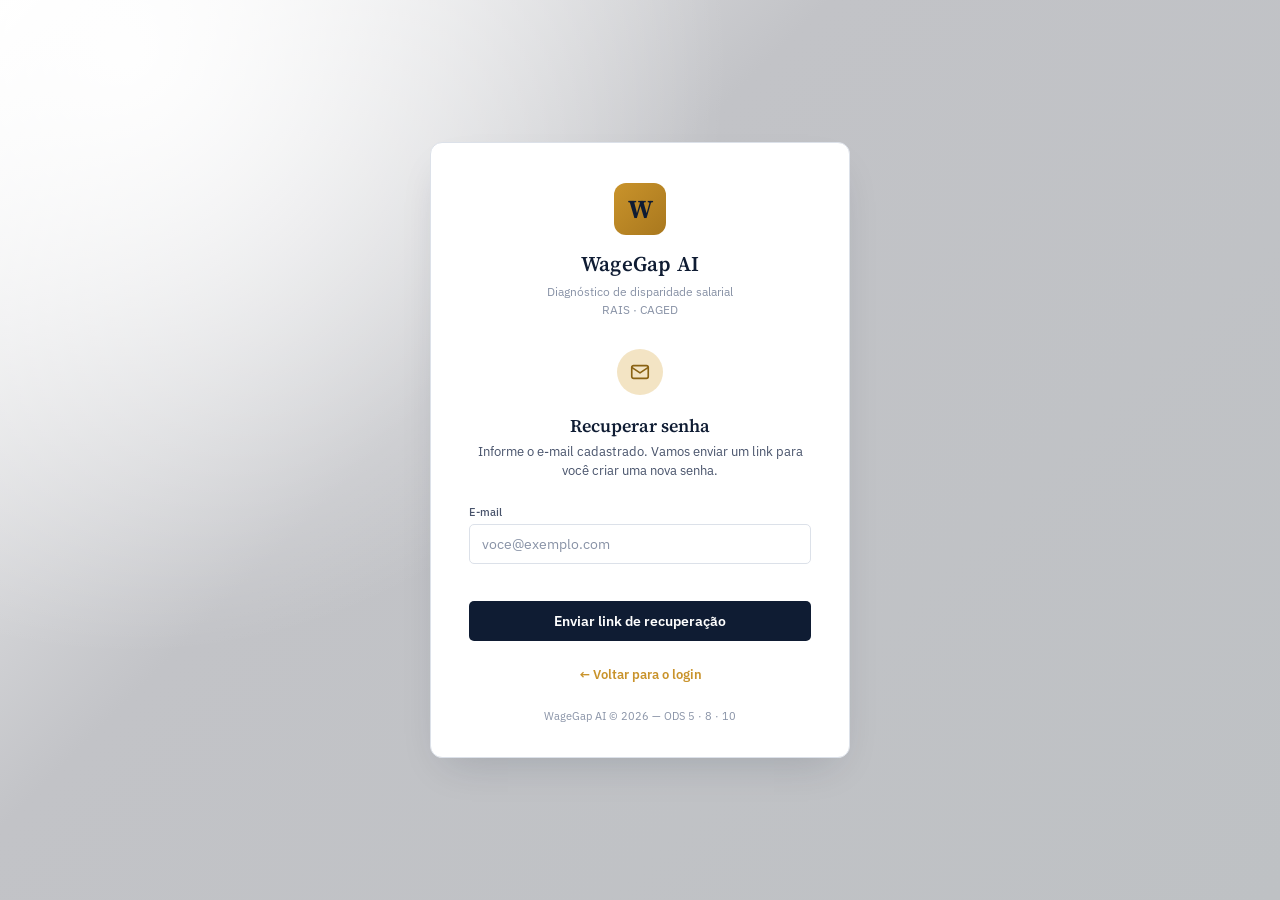
<file: Front-end/pages/forgot-password.html>
<!DOCTYPE html>
<html lang="pt-BR">
<head>
<meta charset="UTF-8">
<meta name="viewport" content="width=device-width, initial-scale=1.0">
<title>WageGap AI — Recuperar senha</title>

<!-- Google Fonts -->
<link rel="preconnect" href="https://fonts.googleapis.com">
<link href="https://fonts.googleapis.com/css2?family=Source+Serif+4:opsz,wght@8..60,400;8..60,500;8..60,600;8..60,700&family=IBM+Plex+Sans:wght@400;500;600;700&display=swap" rel="stylesheet">

<!-- Estilos: o design system base (style.css) + os componentes de autenticação (auth.css) -->
<link rel="stylesheet" href="../assets/css/style.css">
<link rel="stylesheet" href="../assets/css/auth.css">
</head>
<body>

<div class="auth-page">
  <div class="auth-card">

    <!-- Logo centralizada -->
    <div class="auth-logo-wrap">
      <div class="auth-logo-mark">W</div>
      <div class="auth-logo-name">WageGap AI</div>
      <div class="auth-logo-sub">Diagnóstico de disparidade salarial<br>RAIS · CAGED</div>
    </div>

    <div class="auth-icon-circle">
      <svg viewBox="0 0 24 24" fill="none" stroke="currentColor" stroke-width="1.8" stroke-linecap="round" stroke-linejoin="round">
        <rect x="3" y="5" width="18" height="14" rx="2"/>
        <path d="M3 7l9 6 9-6"/>
      </svg>
    </div>

    <h1 class="auth-heading">Recuperar senha</h1>
    <p class="auth-subheading" id="fp-subheading">Informe o e-mail cadastrado. Vamos enviar um link para você criar uma nova senha.</p>

    <!-- Alerta de erro (e-mail vazio/inválido mostra a mensagem no próprio campo;
         este alerta fica pra um eventual erro de envio). Oculto até o JS exibir. -->
    <div class="auth-alert" id="fp-alert">
      <svg viewBox="0 0 24 24" fill="none" stroke="currentColor" stroke-width="2" stroke-linecap="round" stroke-linejoin="round">
        <circle cx="12" cy="12" r="9"/><path d="M12 8v5M12 16h.01"/>
      </svg>
      <span id="fp-alert-text">Não foi possível enviar o link agora. Tente novamente.</span>
    </div>

    <form class="auth-form" id="fp-form" novalidate>

      <div class="field">
        <label for="fp-email">E-mail</label>
        <input type="email" id="fp-email" name="email" placeholder="voce@exemplo.com" autocomplete="email">
        <div class="field-error-msg" id="fp-email-error"></div>
      </div>

      <button type="submit" class="btn-apply btn-block" id="fp-submit">
        <span class="btn-spinner"></span>
        <span class="btn-label">Enviar link de recuperação</span>
      </button>

    </form>

    <!-- Confirmação de envio. Fica oculta até o fp.js exibir, depois do envio. -->
    <div class="auth-success-note" id="fp-success">
      <svg viewBox="0 0 24 24" fill="none" stroke="currentColor" stroke-width="2" stroke-linecap="round" stroke-linejoin="round"><circle cx="12" cy="12" r="9"/><path d="M8.5 12.5l2.5 2.5 5-5"/></svg>
      <div>
        <strong>Pedido recebido!</strong>
        <span id="fp-success-text">Verifique sua caixa de entrada (e o spam) nos próximos minutos.</span>
      </div>
    </div>

    <div class="auth-back-row">
      <a href="login.html" class="link-gold">&larr; Voltar para o login</a>
    </div>

    <div class="auth-foot-note">WageGap AI © 2026 — ODS 5 · 8 · 10</div>

  </div>
</div>

<script src="../assets/js/config.js"></script>
<script src="../assets/js/forgot-password.js"></script>
</body>
</html>
</file>
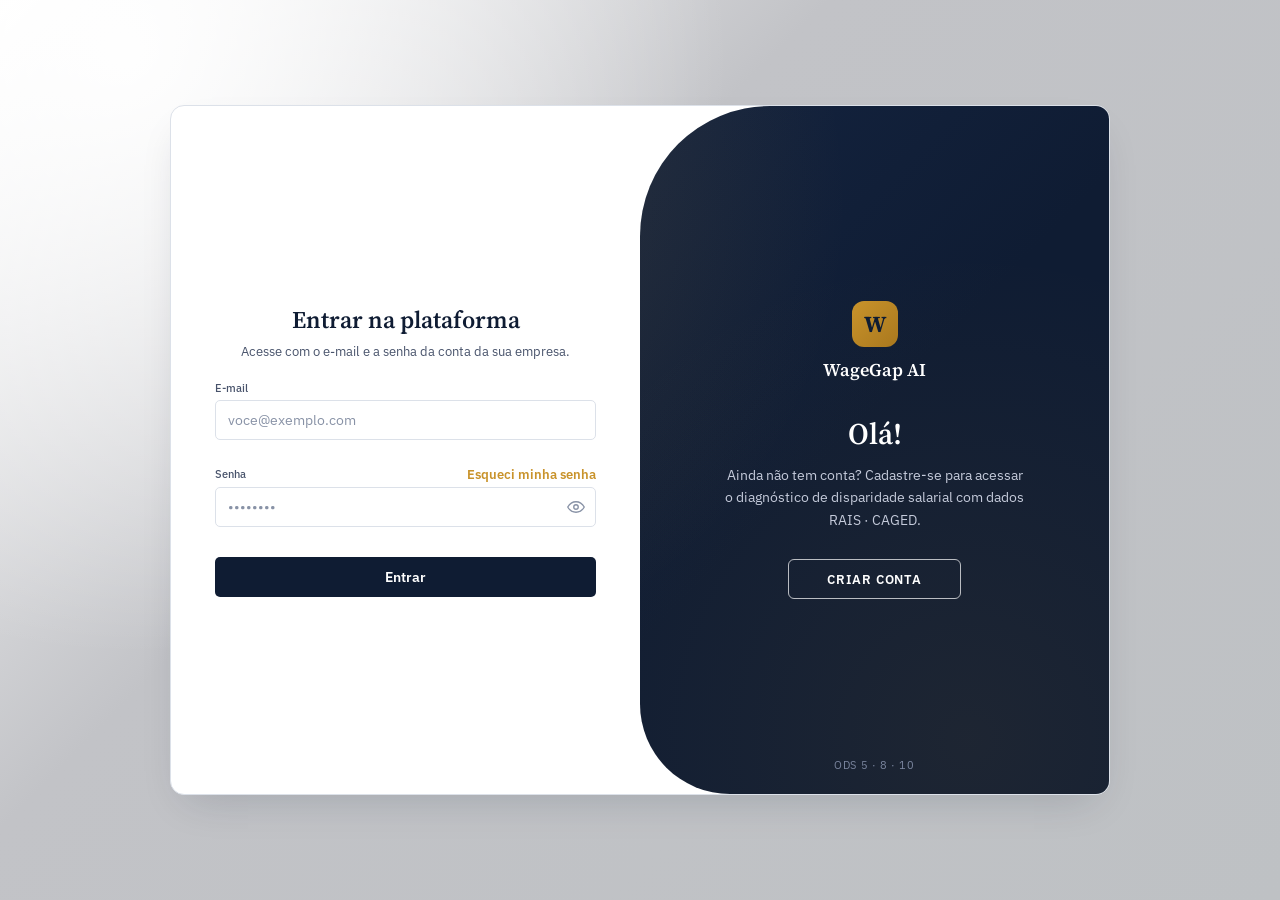
<file: Front-end/pages/login.html>
<!DOCTYPE html>
<html lang="pt-BR">
<head>
<meta charset="UTF-8">
<meta name="viewport" content="width=device-width, initial-scale=1.0">
<title>WageGap AI — Entrar</title>

<!-- Google Fonts -->
<link rel="preconnect" href="https://fonts.googleapis.com">
<link href="https://fonts.googleapis.com/css2?family=Source+Serif+4:opsz,wght@8..60,400;8..60,500;8..60,600;8..60,700&family=IBM+Plex+Sans:wght@400;500;600;700&display=swap" rel="stylesheet">

<!-- Estilos: o design system base (style.css) + os componentes de autenticação (auth.css) -->
<link rel="stylesheet" href="../assets/css/style.css">
<link rel="stylesheet" href="../assets/css/auth.css">
</head>
<body>

<div class="auth-page">

  <!--
    Tela única de acesso: login e criar conta no mesmo cartão.
    A classe "is-signup" no #auth-slider é o que faz o painel
    escuro deslizar de um lado para o outro (ver login.js).
    "no-transition" evita a animação no primeiro carregamento.
  -->
  <div class="auth-slider no-transition" id="auth-slider">

    <!-- ============ CRIAR CONTA (lado direito) ============ -->
    <div class="auth-pane auth-pane-signup" id="pane-signup" inert>

      <h1 class="auth-heading">Criar conta</h1>
      <p class="auth-subheading">Leva menos de um minuto. Use seu e-mail corporativo e os dados da sua empresa.</p>

      <!-- Alerta de erro geral (ex: e-mail já cadastrado). Oculto até o login.js exibir. -->
      <div class="auth-alert" id="signup-alert">
        <svg viewBox="0 0 24 24" fill="none" stroke="currentColor" stroke-width="2" stroke-linecap="round" stroke-linejoin="round">
          <circle cx="12" cy="12" r="9"/><path d="M12 8v5M12 16h.01"/>
        </svg>
        <span id="signup-alert-text">Não foi possível criar a conta. Tente novamente.</span>
      </div>

      <form class="auth-form" id="signup-form" novalidate>

        <div class="field">
          <label for="su-nome">Nome completo</label>
          <input type="text" id="su-nome" name="nome" placeholder="Seu nome completo" autocomplete="name">
          <div class="field-error-msg" id="su-nome-error"></div>
        </div>

        <div class="field">
          <label for="su-email">E-mail</label>
          <input type="email" id="su-email" name="email" placeholder="voce@exemplo.com" autocomplete="email">
          <div class="field-error-msg" id="su-email-error"></div>
        </div>

        <!-- Dados da empresa (tabela empresas). Uma conta por CNPJ. -->
        <div class="field-pair">
          <div class="field">
            <label for="su-razao">Razão social</label>
            <input type="text" id="su-razao" name="razao_social" placeholder="Empresa LTDA" autocomplete="organization" maxlength="150">
            <div class="field-error-msg" id="su-razao-error"></div>
          </div>

          <div class="field">
            <label for="su-cnpj">CNPJ</label>
            <input type="text" id="su-cnpj" name="cnpj" placeholder="00.000.000/0000-00" autocomplete="off" maxlength="18" spellcheck="false">
            <div class="field-error-msg" id="su-cnpj-error"></div>
          </div>
        </div>

        <div class="field">
          <label for="su-senha">Senha</label>

          <div class="password-field-wrap">
            <input type="password" id="su-senha" name="senha" placeholder="••••••••" autocomplete="new-password">

            <button type="button" class="toggle-password" id="toggle-su-senha" aria-label="Mostrar senha">
              <svg class="icon-eye" viewBox="0 0 24 24" fill="none" stroke="currentColor" stroke-width="1.8" stroke-linecap="round" stroke-linejoin="round">
                <path d="M1 12s4-7 11-7 11 7 11 7-4 7-11 7-11-7-11-7z"/><circle cx="12" cy="12" r="3"/>
              </svg>
              <svg class="icon-eye-off" viewBox="0 0 24 24" fill="none" stroke="currentColor" stroke-width="1.8" stroke-linecap="round" stroke-linejoin="round">
                <path d="M17.94 17.94A10.94 10.94 0 0 1 12 19c-7 0-11-7-11-7a21.6 21.6 0 0 1 5.06-5.94M9.9 4.24A10.4 10.4 0 0 1 12 4c7 0 11 7 11 7a21.6 21.6 0 0 1-2.16 3.19m-6.2-1.07a3 3 0 1 1-4.24-4.24"/><path d="M1 1l22 22"/>
              </svg>
            </button>
          </div>

          <div class="field-error-msg" id="su-senha-error"></div>
        </div>

        <div class="field">
          <label for="su-senha2">Confirmar senha</label>

          <div class="password-field-wrap">
            <input type="password" id="su-senha2" name="senha2" placeholder="••••••••" autocomplete="new-password">

            <button type="button" class="toggle-password" id="toggle-su-senha2" aria-label="Mostrar senha">
              <svg class="icon-eye" viewBox="0 0 24 24" fill="none" stroke="currentColor" stroke-width="1.8" stroke-linecap="round" stroke-linejoin="round">
                <path d="M1 12s4-7 11-7 11 7 11 7-4 7-11 7-11-7-11-7z"/><circle cx="12" cy="12" r="3"/>
              </svg>
              <svg class="icon-eye-off" viewBox="0 0 24 24" fill="none" stroke="currentColor" stroke-width="1.8" stroke-linecap="round" stroke-linejoin="round">
                <path d="M17.94 17.94A10.94 10.94 0 0 1 12 19c-7 0-11-7-11-7a21.6 21.6 0 0 1 5.06-5.94M9.9 4.24A10.4 10.4 0 0 1 12 4c7 0 11 7 11 7a21.6 21.6 0 0 1-2.16 3.19m-6.2-1.07a3 3 0 1 1-4.24-4.24"/><path d="M1 1l22 22"/>
              </svg>
            </button>
          </div>

          <div class="field-error-msg" id="su-senha2-error"></div>
        </div>

        <label class="check-row">
          <input type="checkbox" class="check-input" id="su-termos">
          <span>Li e concordo com os <a class="link-gold" href="termos-de-uso.html" data-legal>Termos de uso</a> e a <a class="link-gold" href="politica-de-privacidade.html" data-legal>Política de privacidade</a>.</span>
        </label>
        <div class="field-error-msg" id="su-termos-error"></div>

        <button type="submit" class="btn-apply btn-block" id="signup-submit">
          <span class="btn-spinner"></span>
          <span class="btn-label">Criar conta</span>
        </button>

      </form>

      <!-- Só aparece no celular, onde o painel deslizante é escondido -->
      <p class="auth-switch-mobile">
        Já tem uma conta?
        <button type="button" class="link-gold" data-modo-alvo="login">Entrar</button>
      </p>

    </div>


    <!-- ============ ENTRAR (lado esquerdo) ============ -->
    <div class="auth-pane auth-pane-login" id="pane-login">

      <h1 class="auth-heading">Entrar na plataforma</h1>
      <p class="auth-subheading">Acesse com o e-mail e a senha da conta da sua empresa.</p>

      <!-- Aviso de conta criada (aparece depois do cadastro) -->
      <div class="auth-success-note" id="login-success">
        <svg viewBox="0 0 24 24" fill="none" stroke="currentColor" stroke-width="2" stroke-linecap="round" stroke-linejoin="round"><circle cx="12" cy="12" r="9"/><path d="M8.5 12.5l2.5 2.5 5-5"/></svg>
        <div>
          <strong>Conta criada!</strong>
          <span>Agora entre com seu e-mail e senha.</span>
        </div>
      </div>

      <!-- Alerta de erro (credenciais inválidas). Fica oculto até o login.js exibir. -->
      <div class="auth-alert" id="login-alert">
        <svg viewBox="0 0 24 24" fill="none" stroke="currentColor" stroke-width="2" stroke-linecap="round" stroke-linejoin="round">
          <circle cx="12" cy="12" r="9"/><path d="M12 8v5M12 16h.01"/>
        </svg>
        <span id="login-alert-text">E-mail ou senha incorretos. Tente novamente.</span>
      </div>

      <form class="auth-form" id="login-form" novalidate>

        <div class="field">
          <label for="login-email">E-mail</label>
          <input type="email" id="login-email" name="email" placeholder="voce@exemplo.com" autocomplete="email">
          <div class="field-error-msg" id="login-email-error"></div>
        </div>

        <div class="field">
          <div class="field-row-between">
            <label for="login-senha">Senha</label>
            <a href="forgot-password.html" class="link-gold">Esqueci minha senha</a>
          </div>

          <div class="password-field-wrap">
            <input type="password" id="login-senha" name="senha" placeholder="••••••••" autocomplete="current-password">

            <button type="button" class="toggle-password" id="toggle-login-senha" aria-label="Mostrar senha">
              <svg class="icon-eye" viewBox="0 0 24 24" fill="none" stroke="currentColor" stroke-width="1.8" stroke-linecap="round" stroke-linejoin="round">
                <path d="M1 12s4-7 11-7 11 7 11 7-4 7-11 7-11-7-11-7z"/><circle cx="12" cy="12" r="3"/>
              </svg>
              <svg class="icon-eye-off" viewBox="0 0 24 24" fill="none" stroke="currentColor" stroke-width="1.8" stroke-linecap="round" stroke-linejoin="round">
                <path d="M17.94 17.94A10.94 10.94 0 0 1 12 19c-7 0-11-7-11-7a21.6 21.6 0 0 1 5.06-5.94M9.9 4.24A10.4 10.4 0 0 1 12 4c7 0 11 7 11 7a21.6 21.6 0 0 1-2.16 3.19m-6.2-1.07a3 3 0 1 1-4.24-4.24"/><path d="M1 1l22 22"/>
              </svg>
            </button>
          </div>

          <div class="field-error-msg" id="login-senha-error"></div>
        </div>

        <button type="submit" class="btn-apply btn-block" id="login-submit">
          <span class="btn-spinner"></span>
          <span class="btn-label">Entrar</span>
        </button>

      </form>

      <!-- Só aparece no celular, onde o painel deslizante é escondido -->
      <p class="auth-switch-mobile">
        Ainda não tem uma conta?
        <button type="button" class="link-gold" data-modo-alvo="cadastro">Criar conta</button>
      </p>

    </div>


    <!-- ============ PAINEL ESCURO QUE DESLIZA ============ -->
    <div class="auth-overlay-wrap">
      <div class="auth-overlay">

        <!-- Aparece quando o formulário de CRIAR CONTA está ativo -->
        <div class="auth-overlay-panel auth-overlay-left" id="overlay-left" inert>
          <div class="auth-overlay-brand">
            <div class="auth-logo-mark">W</div>
            <div class="auth-logo-name">WageGap AI</div>
          </div>
          <h2>Bem-vindo de volta!</h2>
          <p>Já tem uma conta? Entre com seu e-mail e senha para continuar de onde parou no dashboard.</p>
          <button type="button" class="btn-ghost-light" data-modo-alvo="login">Entrar</button>
          <div class="auth-overlay-foot">ODS 5 · 8 · 10</div>
        </div>

        <!-- Aparece quando o formulário de ENTRAR está ativo -->
        <div class="auth-overlay-panel auth-overlay-right" id="overlay-right">
          <div class="auth-overlay-brand">
            <div class="auth-logo-mark">W</div>
            <div class="auth-logo-name">WageGap AI</div>
          </div>
          <h2>Olá!</h2>
          <p>Ainda não tem conta? Cadastre-se para acessar o diagnóstico de disparidade salarial com dados RAIS · CAGED.</p>
          <button type="button" class="btn-ghost-light" data-modo-alvo="cadastro">Criar conta</button>
          <div class="auth-overlay-foot">ODS 5 · 8 · 10</div>
        </div>

      </div>
    </div>

  </div>

</div>

<!--
  Modal dos Termos de uso / Política de privacidade.
  Os links com [data-legal] abrem o documento aqui dentro (iframe),
  sem sair da tela de cadastro. Ao fechar, o formulário continua como estava.
-->
<dialog class="legal-modal" id="legal-modal" aria-labelledby="legal-modal-title">
  <div class="legal-modal-head">
    <div class="legal-brand">
      <div class="auth-logo-mark">W</div>
      <div class="auth-logo-name" id="legal-modal-title">WageGap AI</div>
    </div>
    <button type="button" class="legal-modal-close" id="legal-modal-close" aria-label="Fechar">
      <svg viewBox="0 0 24 24" fill="none" stroke="currentColor" stroke-width="2" stroke-linecap="round" stroke-linejoin="round"><path d="M6 6l12 12M18 6L6 18"/></svg>
    </button>
  </div>
  <iframe class="legal-modal-frame" id="legal-modal-frame" title="Documento legal"></iframe>
  <div class="legal-modal-foot">
    <button type="button" class="btn-apply" id="legal-modal-ok">Fechar</button>
  </div>
</dialog>

<!-- Código da verificação em duas etapas -->
<dialog class="legal-modal code-modal" id="code-modal" aria-labelledby="code-modal-title">
  <form class="code-modal-body" id="code-form" novalidate>
    <h2 class="auth-heading" id="code-modal-title">Verificação em duas etapas</h2>
    <p class="auth-subheading">Enviamos um código de 6 dígitos para o seu e-mail. Ele expira em 5 minutos.</p>

    <div class="field">
      <label for="code-input">Código de verificação</label>
      <input type="text" id="code-input" inputmode="numeric" autocomplete="one-time-code" maxlength="6" placeholder="000000">
      <div class="field-error-msg" id="code-error"></div>
    </div>

    <div class="code-modal-actions">
      <button type="button" class="btn-outline-sm" id="code-cancel">Cancelar</button>
      <button type="submit" class="btn-apply" id="code-submit">Verificar</button>
    </div>
  </form>
</dialog>

<script src="../assets/js/config.js"></script>
<script src="../assets/js/login.js"></script>
</body>
</html>
</file>
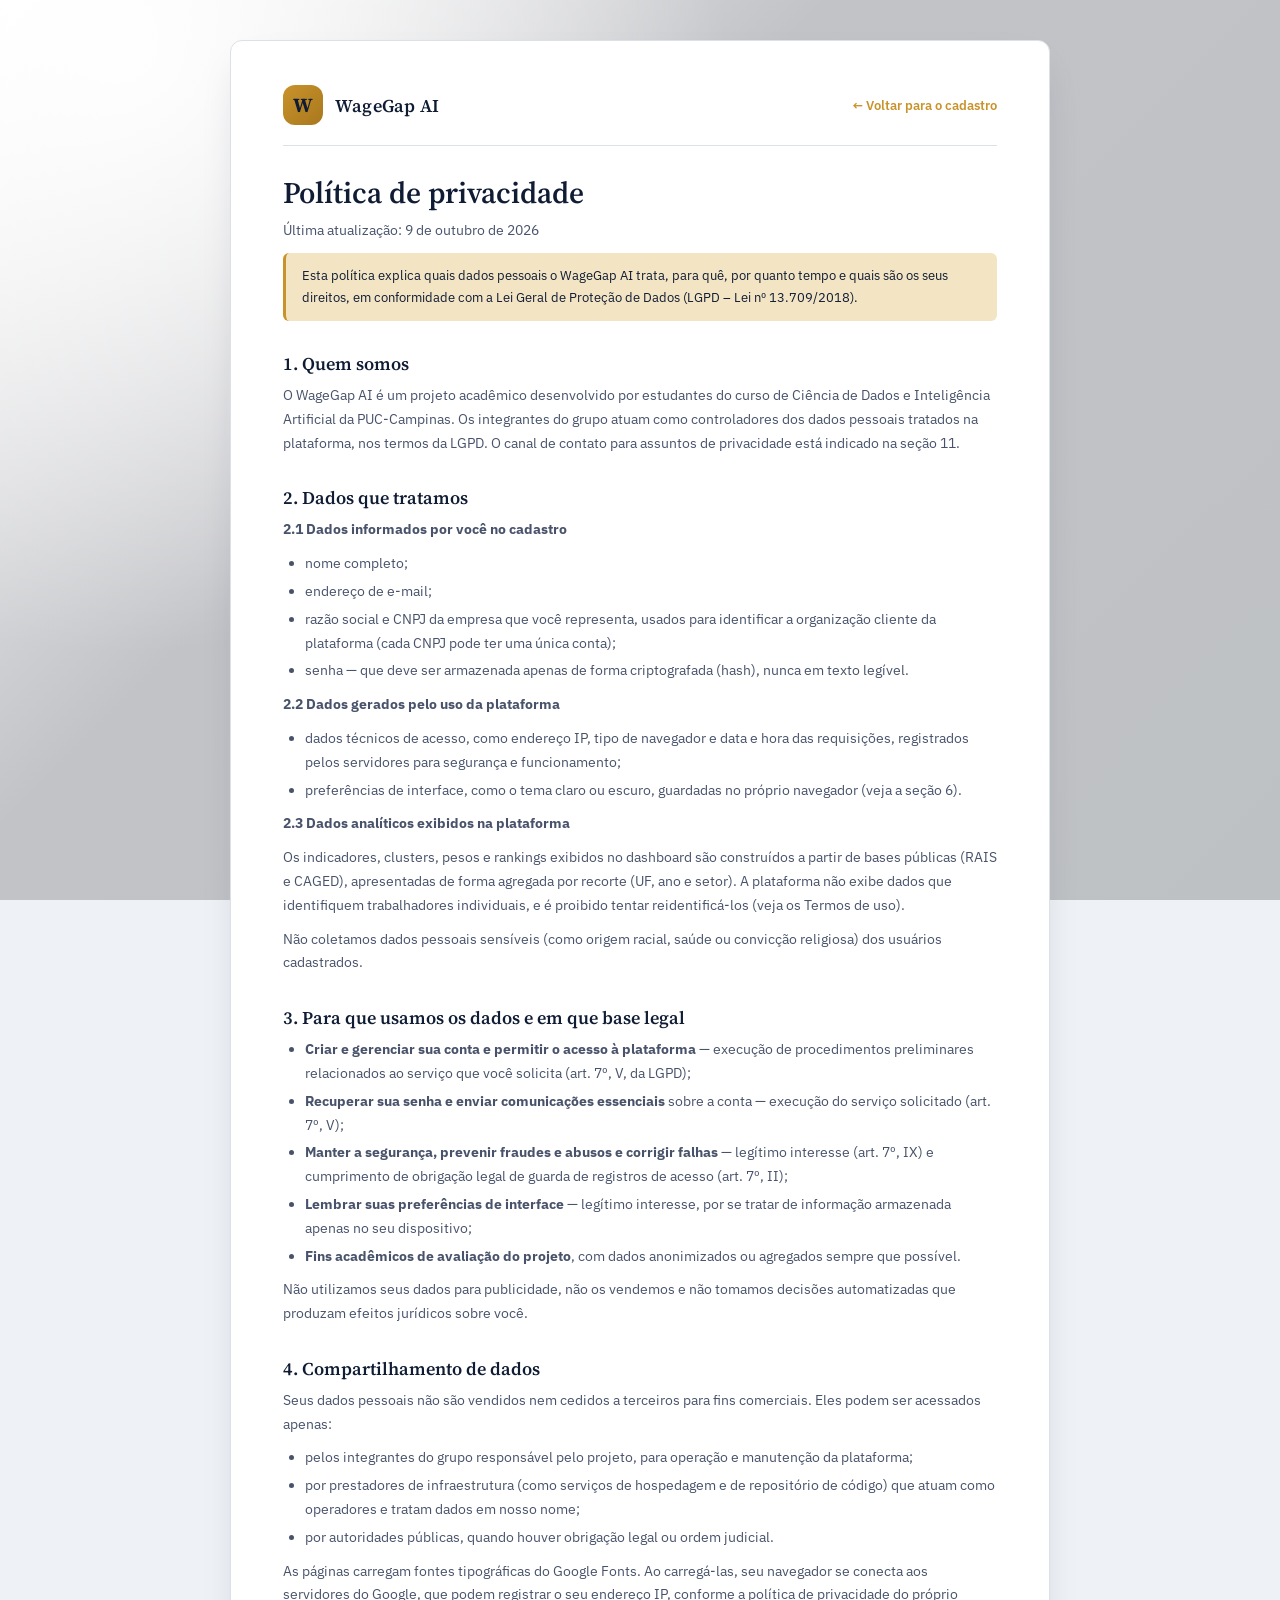
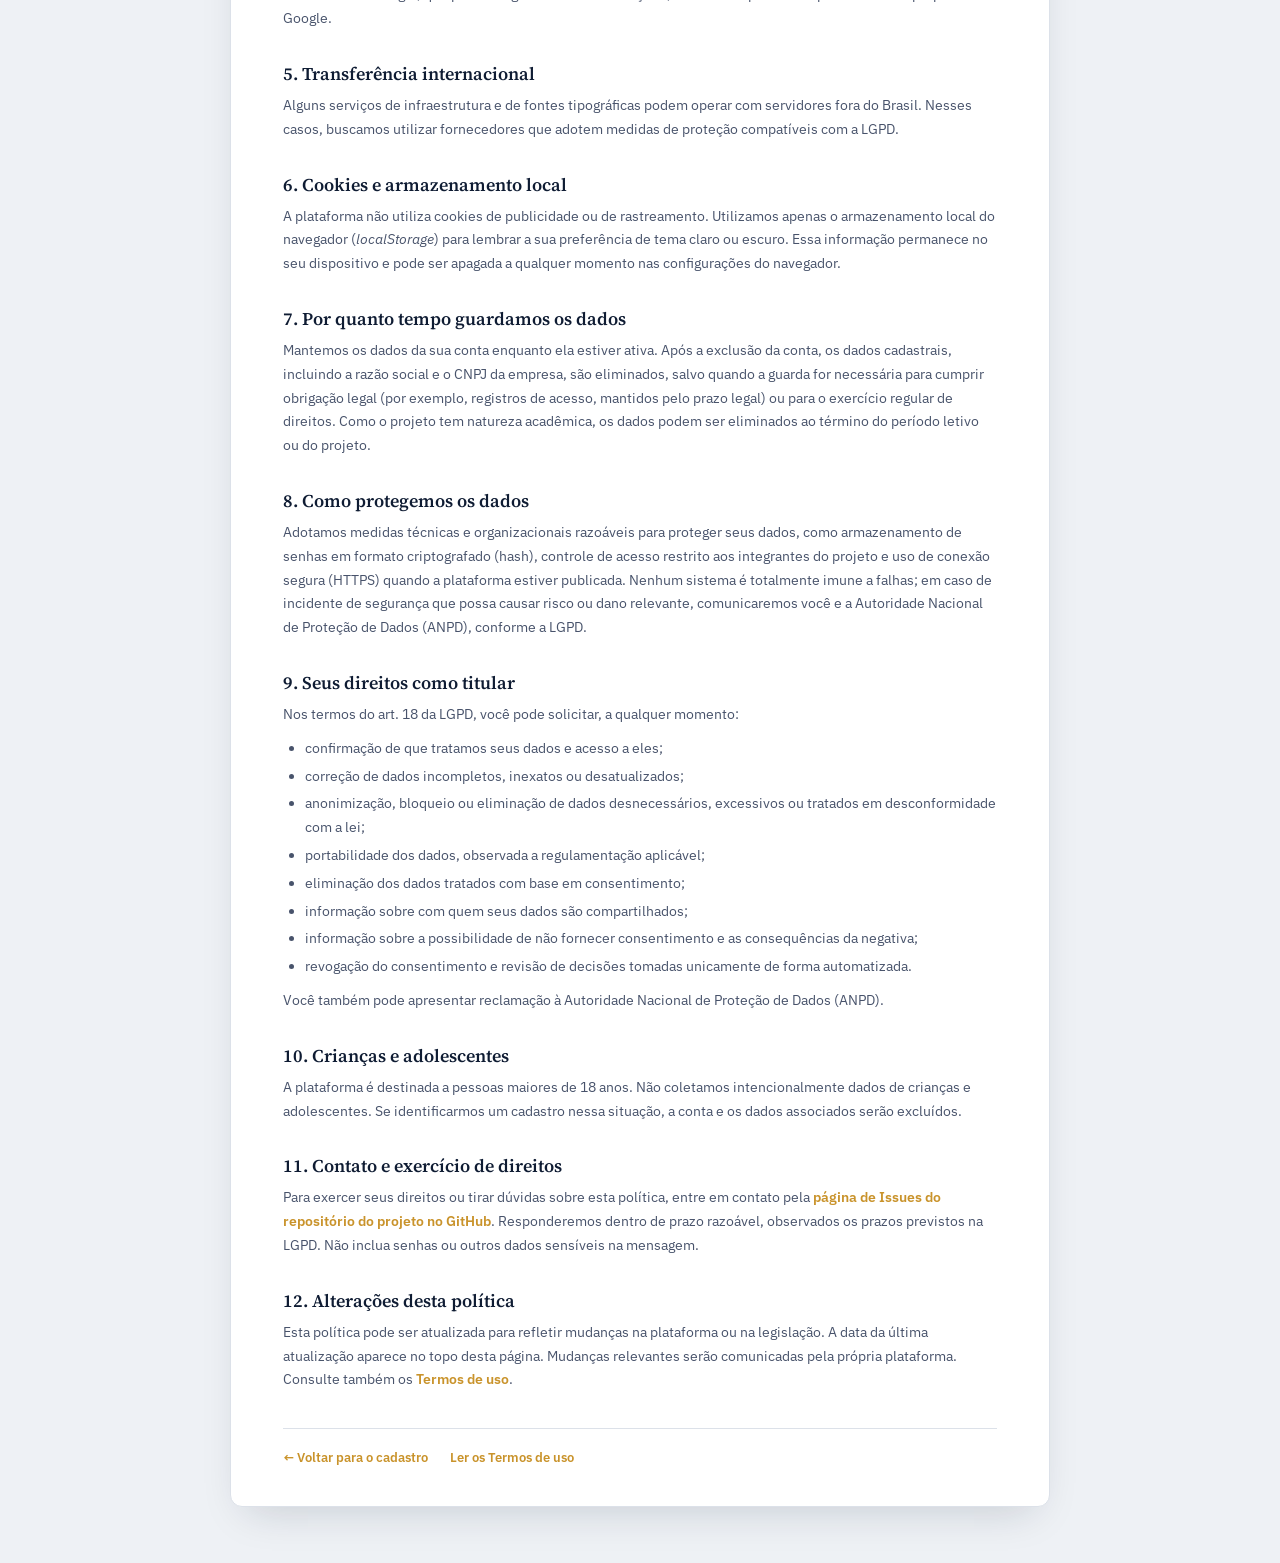
<file: Front-end/pages/politica-de-privacidade.html>
<!DOCTYPE html>
<!--
  politica-de-privacidade.html
  ----------------
  Política de privacidade e proteção de dados, conforme a LGPD (aberta a partir do cadastro em login.html).
  Estilos: ../assets/css/style.css + ../assets/css/auth.css (bloco "Páginas legais").
-->
<html lang="pt-BR">
<head>
<meta charset="UTF-8">
<meta name="viewport" content="width=device-width, initial-scale=1.0">
<title>WageGap AI — Política de privacidade</title>

<!-- Google Fonts -->
<link rel="preconnect" href="https://fonts.googleapis.com">
<link href="https://fonts.googleapis.com/css2?family=Source+Serif+4:opsz,wght@8..60,400;8..60,500;8..60,600;8..60,700&family=IBM+Plex+Sans:wght@400;500;600;700&display=swap" rel="stylesheet">

<link rel="stylesheet" href="../assets/css/style.css">
<link rel="stylesheet" href="../assets/css/auth.css">

<!-- Aberta dentro do modal do login.html? Esconde cabeçalho e "Voltar" (ver .is-embedded em auth.css) -->
<script>if(window.self !== window.top) document.documentElement.classList.add('is-embedded');</script>
</head>
<body>

<div class="legal-page">
  <main class="legal-card">

    <div class="legal-top">
      <div class="legal-brand">
        <div class="auth-logo-mark">W</div>
        <div class="auth-logo-name">WageGap AI</div>
      </div>
      <a class="link-gold legal-back" href="login.html#cadastro">&larr; Voltar para o cadastro</a>
    </div>

    <h1>Política de privacidade</h1>
    <p class="legal-updated">Última atualização: 9 de outubro de 2026</p>

    <div class="legal-note">
      <p>Esta política explica quais dados pessoais o WageGap AI trata, para quê, por quanto tempo e quais são os seus direitos, em conformidade com a Lei Geral de Proteção de Dados (LGPD &ndash; Lei nº 13.709/2018).</p>
    </div>

    <h2>1. Quem somos</h2>
    <p>O WageGap AI é um projeto acadêmico desenvolvido por estudantes do curso de Ciência de Dados e Inteligência Artificial da PUC-Campinas. Os integrantes do grupo atuam como controladores dos dados pessoais tratados na plataforma, nos termos da LGPD. O canal de contato para assuntos de privacidade está indicado na seção 11.</p>

    <h2>2. Dados que tratamos</h2>
    <p><strong>2.1 Dados informados por você no cadastro</strong></p>
    <ul>
      <li>nome completo;</li>
      <li>endereço de e-mail;</li>
      <li>razão social e CNPJ da empresa que você representa, usados para identificar a organização cliente da plataforma (cada CNPJ pode ter uma única conta);</li>
      <li>senha &mdash; que deve ser armazenada apenas de forma criptografada (hash), nunca em texto legível.</li>
    </ul>
    <p><strong>2.2 Dados gerados pelo uso da plataforma</strong></p>
    <ul>
      <li>dados técnicos de acesso, como endereço IP, tipo de navegador e data e hora das requisições, registrados pelos servidores para segurança e funcionamento;</li>
      <li>preferências de interface, como o tema claro ou escuro, guardadas no próprio navegador (veja a seção 6).</li>
    </ul>
    <p><strong>2.3 Dados analíticos exibidos na plataforma</strong></p>
    <p>Os indicadores, clusters, pesos e rankings exibidos no dashboard são construídos a partir de bases públicas (RAIS e CAGED), apresentadas de forma agregada por recorte (UF, ano e setor). A plataforma não exibe dados que identifiquem trabalhadores individuais, e é proibido tentar reidentificá-los (veja os Termos de uso).</p>
    <p>Não coletamos dados pessoais sensíveis (como origem racial, saúde ou convicção religiosa) dos usuários cadastrados.</p>

    <h2>3. Para que usamos os dados e em que base legal</h2>
    <ul>
      <li><strong>Criar e gerenciar sua conta e permitir o acesso à plataforma</strong> &mdash; execução de procedimentos preliminares relacionados ao serviço que você solicita (art. 7º, V, da LGPD);</li>
      <li><strong>Recuperar sua senha e enviar comunicações essenciais</strong> sobre a conta &mdash; execução do serviço solicitado (art. 7º, V);</li>
      <li><strong>Manter a segurança, prevenir fraudes e abusos e corrigir falhas</strong> &mdash; legítimo interesse (art. 7º, IX) e cumprimento de obrigação legal de guarda de registros de acesso (art. 7º, II);</li>
      <li><strong>Lembrar suas preferências de interface</strong> &mdash; legítimo interesse, por se tratar de informação armazenada apenas no seu dispositivo;</li>
      <li><strong>Fins acadêmicos de avaliação do projeto</strong>, com dados anonimizados ou agregados sempre que possível.</li>
    </ul>
    <p>Não utilizamos seus dados para publicidade, não os vendemos e não tomamos decisões automatizadas que produzam efeitos jurídicos sobre você.</p>

    <h2>4. Compartilhamento de dados</h2>
    <p>Seus dados pessoais não são vendidos nem cedidos a terceiros para fins comerciais. Eles podem ser acessados apenas:</p>
    <ul>
      <li>pelos integrantes do grupo responsável pelo projeto, para operação e manutenção da plataforma;</li>
      <li>por prestadores de infraestrutura (como serviços de hospedagem e de repositório de código) que atuam como operadores e tratam dados em nosso nome;</li>
      <li>por autoridades públicas, quando houver obrigação legal ou ordem judicial.</li>
    </ul>
    <p>As páginas carregam fontes tipográficas do Google Fonts. Ao carregá-las, seu navegador se conecta aos servidores do Google, que podem registrar o seu endereço IP, conforme a política de privacidade do próprio Google.</p>

    <h2>5. Transferência internacional</h2>
    <p>Alguns serviços de infraestrutura e de fontes tipográficas podem operar com servidores fora do Brasil. Nesses casos, buscamos utilizar fornecedores que adotem medidas de proteção compatíveis com a LGPD.</p>

    <h2>6. Cookies e armazenamento local</h2>
    <p>A plataforma não utiliza cookies de publicidade ou de rastreamento. Utilizamos apenas o armazenamento local do navegador (<em>localStorage</em>) para lembrar a sua preferência de tema claro ou escuro. Essa informação permanece no seu dispositivo e pode ser apagada a qualquer momento nas configurações do navegador.</p>

    <h2>7. Por quanto tempo guardamos os dados</h2>
    <p>Mantemos os dados da sua conta enquanto ela estiver ativa. Após a exclusão da conta, os dados cadastrais, incluindo a razão social e o CNPJ da empresa, são eliminados, salvo quando a guarda for necessária para cumprir obrigação legal (por exemplo, registros de acesso, mantidos pelo prazo legal) ou para o exercício regular de direitos. Como o projeto tem natureza acadêmica, os dados podem ser eliminados ao término do período letivo ou do projeto.</p>

    <h2>8. Como protegemos os dados</h2>
    <p>Adotamos medidas técnicas e organizacionais razoáveis para proteger seus dados, como armazenamento de senhas em formato criptografado (hash), controle de acesso restrito aos integrantes do projeto e uso de conexão segura (HTTPS) quando a plataforma estiver publicada. Nenhum sistema é totalmente imune a falhas; em caso de incidente de segurança que possa causar risco ou dano relevante, comunicaremos você e a Autoridade Nacional de Proteção de Dados (ANPD), conforme a LGPD.</p>

    <h2>9. Seus direitos como titular</h2>
    <p>Nos termos do art. 18 da LGPD, você pode solicitar, a qualquer momento:</p>
    <ul>
      <li>confirmação de que tratamos seus dados e acesso a eles;</li>
      <li>correção de dados incompletos, inexatos ou desatualizados;</li>
      <li>anonimização, bloqueio ou eliminação de dados desnecessários, excessivos ou tratados em desconformidade com a lei;</li>
      <li>portabilidade dos dados, observada a regulamentação aplicável;</li>
      <li>eliminação dos dados tratados com base em consentimento;</li>
      <li>informação sobre com quem seus dados são compartilhados;</li>
      <li>informação sobre a possibilidade de não fornecer consentimento e as consequências da negativa;</li>
      <li>revogação do consentimento e revisão de decisões tomadas unicamente de forma automatizada.</li>
    </ul>
    <p>Você também pode apresentar reclamação à Autoridade Nacional de Proteção de Dados (ANPD).</p>

    <h2>10. Crianças e adolescentes</h2>
    <p>A plataforma é destinada a pessoas maiores de 18 anos. Não coletamos intencionalmente dados de crianças e adolescentes. Se identificarmos um cadastro nessa situação, a conta e os dados associados serão excluídos.</p>

    <h2>11. Contato e exercício de direitos</h2>
    <p>Para exercer seus direitos ou tirar dúvidas sobre esta política, entre em contato pela <a href="https://github.com/Rouxxz/WageGap-AI/issues" target="_blank" rel="noopener">página de Issues do repositório do projeto no GitHub</a>. Responderemos dentro de prazo razoável, observados os prazos previstos na LGPD. Não inclua senhas ou outros dados sensíveis na mensagem.</p>

    <h2>12. Alterações desta política</h2>
    <p>Esta política pode ser atualizada para refletir mudanças na plataforma ou na legislação. A data da última atualização aparece no topo desta página. Mudanças relevantes serão comunicadas pela própria plataforma. Consulte também os <a href="termos-de-uso.html">Termos de uso</a>.</p>

    <div class="legal-footer">
      <a class="legal-back" href="login.html#cadastro">&larr; Voltar para o cadastro</a>
      <a href="termos-de-uso.html">Ler os Termos de uso</a>
    </div>

  </main>
</div>

</body>
</html>
</file>
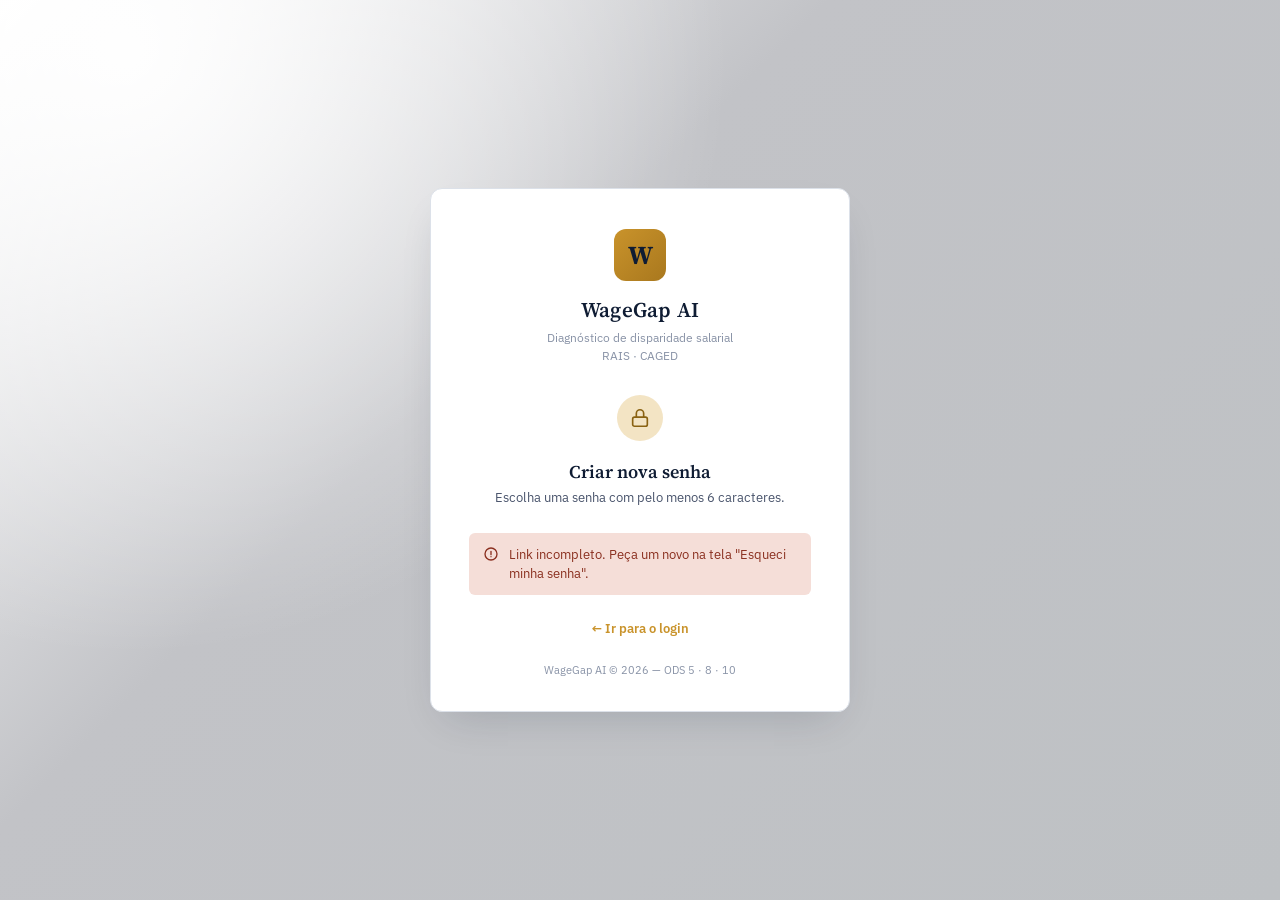
<file: Front-end/pages/reset-password.html>
<!DOCTYPE html>
<html lang="pt-BR">
<head>
<meta charset="UTF-8">
<meta name="viewport" content="width=device-width, initial-scale=1.0">
<title>WageGap AI — Criar nova senha</title>

<!--
  reset-password.html
  -------------------
  Aberta pelo link do e-mail de recuperação:
  reset-password.html?token=<token>
  O token vai para POST /api/auth/reset-password junto com a nova senha.
-->

<!-- Google Fonts -->
<link rel="preconnect" href="https://fonts.googleapis.com">
<link href="https://fonts.googleapis.com/css2?family=Source+Serif+4:opsz,wght@8..60,400;8..60,500;8..60,600;8..60,700&family=IBM+Plex+Sans:wght@400;500;600;700&display=swap" rel="stylesheet">

<!-- Estilos: o design system base (style.css) + os componentes de autenticação (auth.css) -->
<link rel="stylesheet" href="../assets/css/style.css">
<link rel="stylesheet" href="../assets/css/auth.css">
</head>
<body>

<div class="auth-page">
  <div class="auth-card">

    <!-- Logo centralizada -->
    <div class="auth-logo-wrap">
      <div class="auth-logo-mark">W</div>
      <div class="auth-logo-name">WageGap AI</div>
      <div class="auth-logo-sub">Diagnóstico de disparidade salarial<br>RAIS · CAGED</div>
    </div>

    <div class="auth-icon-circle">
      <svg viewBox="0 0 24 24" fill="none" stroke="currentColor" stroke-width="1.8" stroke-linecap="round" stroke-linejoin="round">
        <rect x="4" y="11" width="16" height="10" rx="2"/>
        <path d="M8 11V7a4 4 0 0 1 8 0v4"/>
      </svg>
    </div>

    <h1 class="auth-heading">Criar nova senha</h1>
    <p class="auth-subheading">Escolha uma senha com pelo menos 6 caracteres.</p>

    <!-- Erro vindo da API (link inválido/expirado) ou falta de token. Oculto até o JS exibir. -->
    <div class="auth-alert" id="rp-alert">
      <svg viewBox="0 0 24 24" fill="none" stroke="currentColor" stroke-width="2" stroke-linecap="round" stroke-linejoin="round">
        <circle cx="12" cy="12" r="9"/><path d="M12 8v5M12 16h.01"/>
      </svg>
      <span id="rp-alert-text">Não foi possível alterar a senha agora. Tente novamente.</span>
    </div>

    <form class="auth-form" id="rp-form" novalidate>

      <div class="field">
        <label for="rp-senha">Nova senha</label>

        <div class="password-field-wrap">
          <input type="password" id="rp-senha" name="senha" placeholder="••••••••" autocomplete="new-password">

          <button type="button" class="toggle-password" id="toggle-rp-senha" aria-label="Mostrar senha">
            <svg class="icon-eye" viewBox="0 0 24 24" fill="none" stroke="currentColor" stroke-width="1.8" stroke-linecap="round" stroke-linejoin="round">
              <path d="M1 12s4-7 11-7 11 7 11 7-4 7-11 7-11-7-11-7z"/><circle cx="12" cy="12" r="3"/>
            </svg>
            <svg class="icon-eye-off" viewBox="0 0 24 24" fill="none" stroke="currentColor" stroke-width="1.8" stroke-linecap="round" stroke-linejoin="round">
              <path d="M17.94 17.94A10.94 10.94 0 0 1 12 19c-7 0-11-7-11-7a21.6 21.6 0 0 1 5.06-5.94M9.9 4.24A10.4 10.4 0 0 1 12 4c7 0 11 7 11 7a21.6 21.6 0 0 1-2.16 3.19m-6.2-1.07a3 3 0 1 1-4.24-4.24"/><path d="M1 1l22 22"/>
            </svg>
          </button>
        </div>

        <div class="field-error-msg" id="rp-senha-error"></div>
      </div>

      <div class="field">
        <label for="rp-senha2">Confirmar nova senha</label>

        <div class="password-field-wrap">
          <input type="password" id="rp-senha2" name="senha2" placeholder="••••••••" autocomplete="new-password">

          <button type="button" class="toggle-password" id="toggle-rp-senha2" aria-label="Mostrar senha">
            <svg class="icon-eye" viewBox="0 0 24 24" fill="none" stroke="currentColor" stroke-width="1.8" stroke-linecap="round" stroke-linejoin="round">
              <path d="M1 12s4-7 11-7 11 7 11 7-4 7-11 7-11-7-11-7z"/><circle cx="12" cy="12" r="3"/>
            </svg>
            <svg class="icon-eye-off" viewBox="0 0 24 24" fill="none" stroke="currentColor" stroke-width="1.8" stroke-linecap="round" stroke-linejoin="round">
              <path d="M17.94 17.94A10.94 10.94 0 0 1 12 19c-7 0-11-7-11-7a21.6 21.6 0 0 1 5.06-5.94M9.9 4.24A10.4 10.4 0 0 1 12 4c7 0 11 7 11 7a21.6 21.6 0 0 1-2.16 3.19m-6.2-1.07a3 3 0 1 1-4.24-4.24"/><path d="M1 1l22 22"/>
            </svg>
          </button>
        </div>

        <div class="field-error-msg" id="rp-senha2-error"></div>
      </div>

      <button type="submit" class="btn-apply btn-block" id="rp-submit">
        <span class="btn-spinner"></span>
        <span class="btn-label">Salvar nova senha</span>
      </button>

    </form>

    <!-- Confirmação. Fica oculta até o reset-password.js exibir. -->
    <div class="auth-success-note" id="rp-success">
      <svg viewBox="0 0 24 24" fill="none" stroke="currentColor" stroke-width="2" stroke-linecap="round" stroke-linejoin="round"><circle cx="12" cy="12" r="9"/><path d="M8.5 12.5l2.5 2.5 5-5"/></svg>
      <div>
        <strong>Senha alterada!</strong>
        <span>Você já pode entrar com a nova senha.</span>
      </div>
    </div>

    <div class="auth-back-row">
      <a href="login.html" class="link-gold">&larr; Ir para o login</a>
    </div>

    <div class="auth-foot-note">WageGap AI © 2026 — ODS 5 · 8 · 10</div>

  </div>
</div>

<script src="../assets/js/config.js"></script>
<script src="../assets/js/reset-password.js"></script>
</body>
</html>
</file>
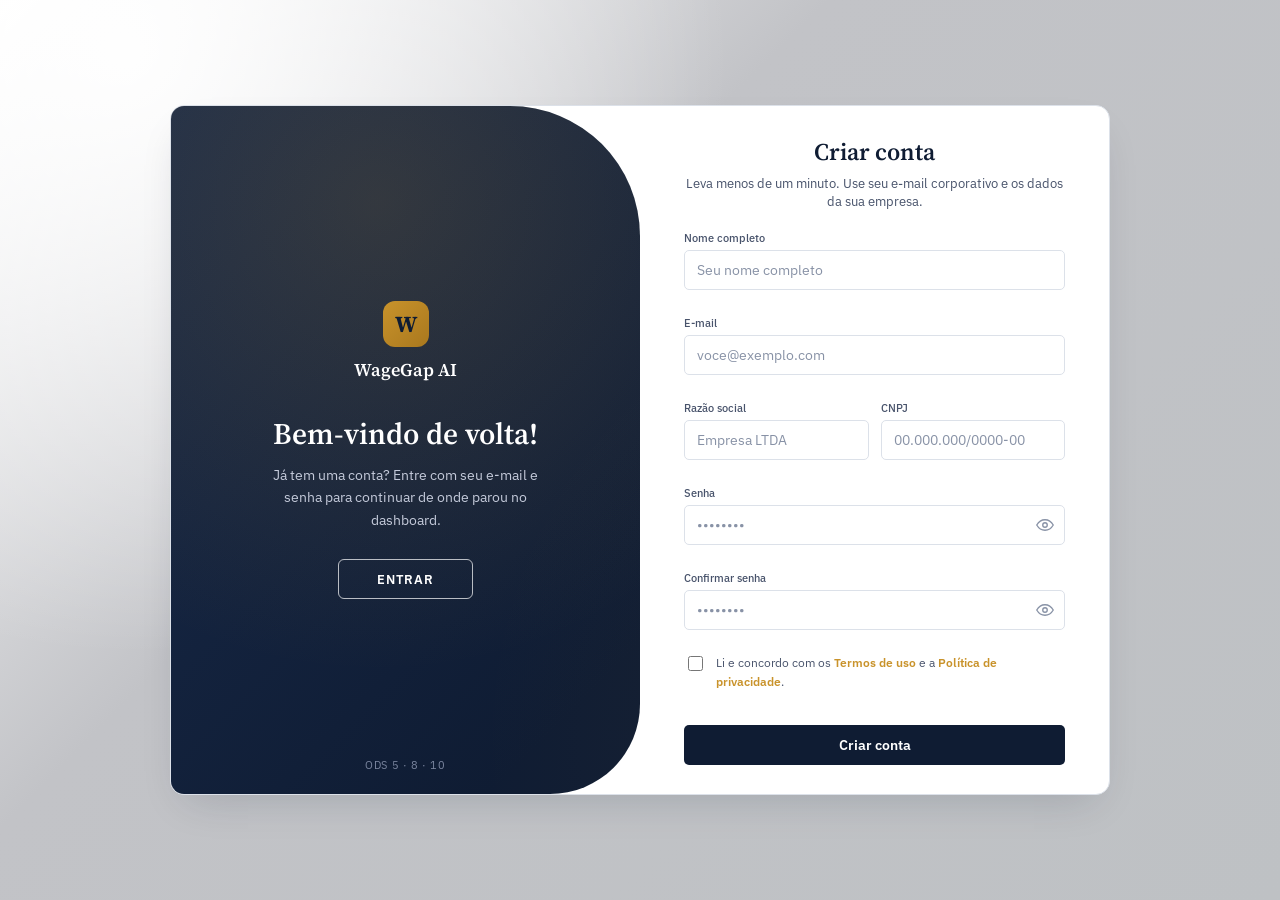
<file: Front-end/pages/signup.html>
<!DOCTYPE html>
<!--
  signup.html
  -----------
  Atalho de compatibilidade: o cadastro agora faz parte da tela única
  de acesso (login.html). Esta página só redireciona para ela já no
  modo "Criar conta".
-->
<html lang="pt-BR">
<head>
  <meta charset="UTF-8">
  <meta http-equiv="refresh" content="0; url=login.html#cadastro">
  <title>WageGap AI — Criar conta</title>
</head>
<body>
  <script>window.location.replace('login.html#cadastro');</script>
  <a href="signup.html">Criar conta</a>
</body>
</html>
</file>
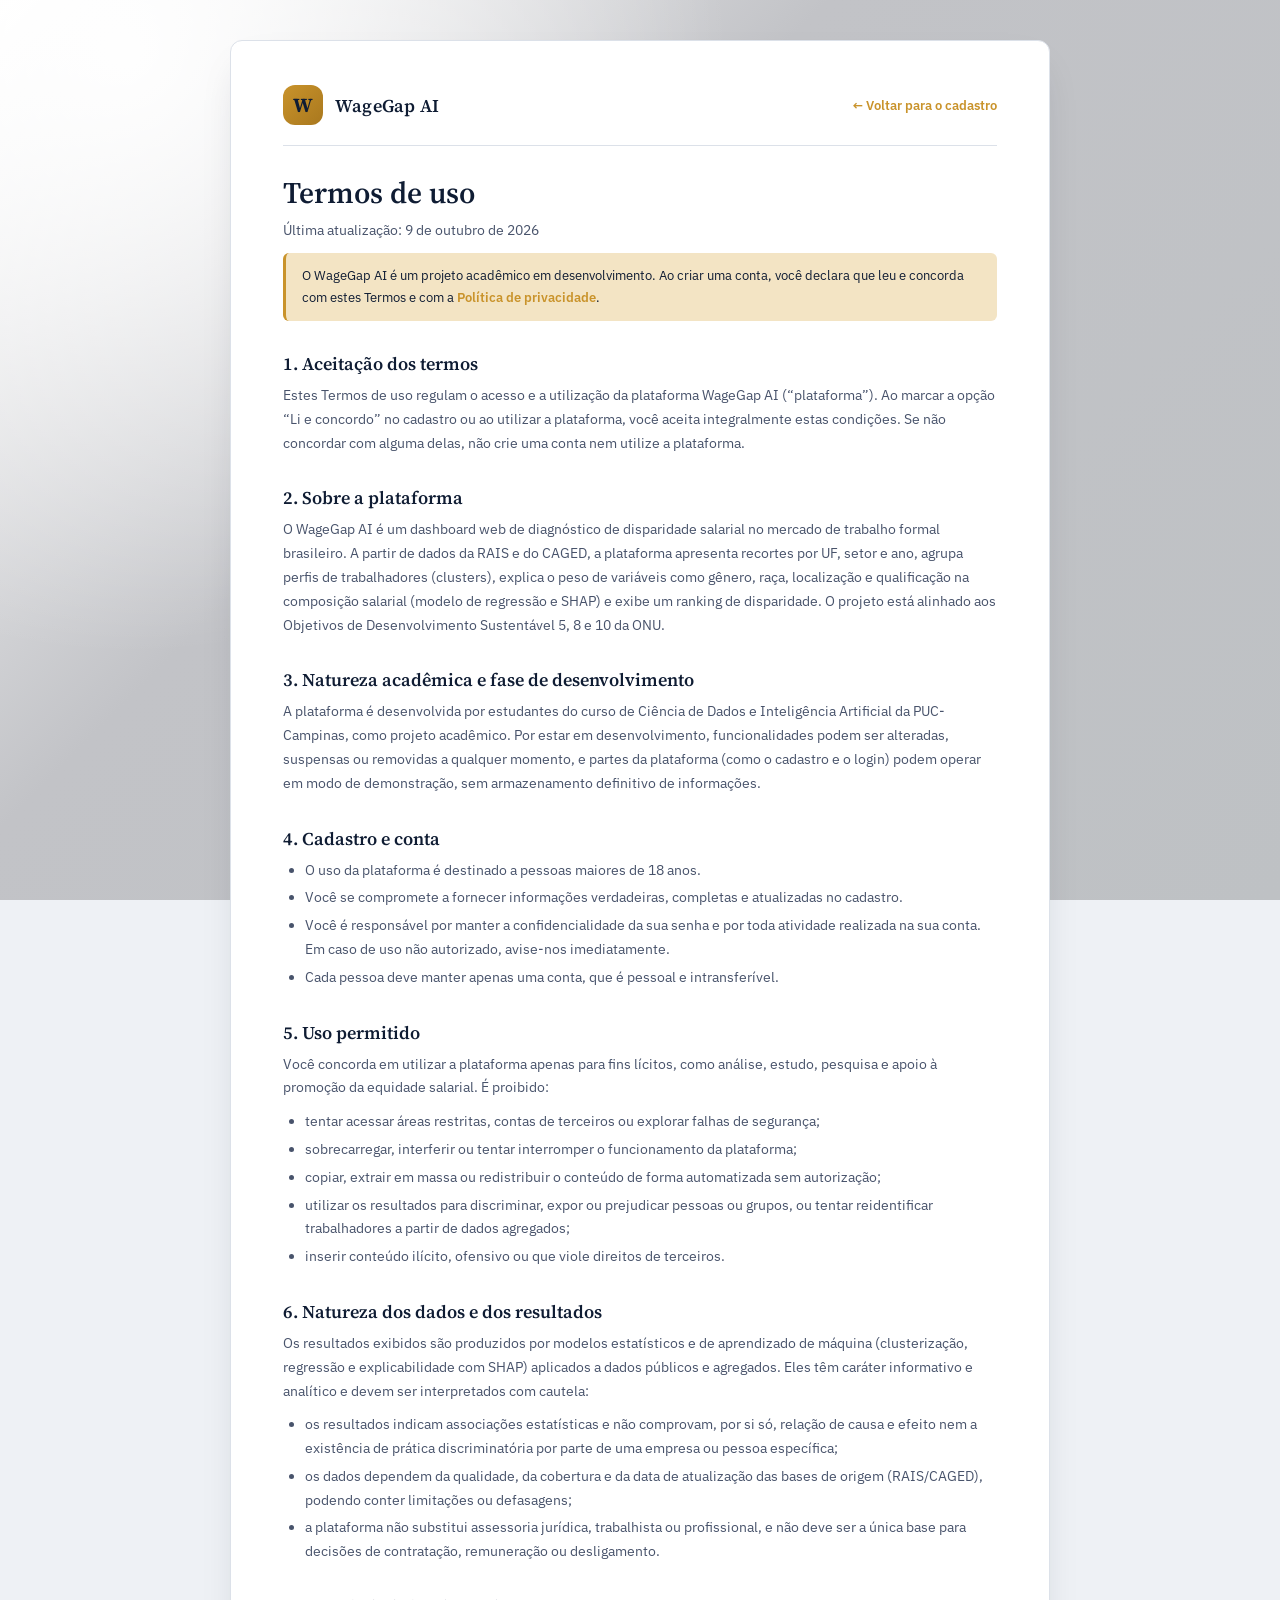
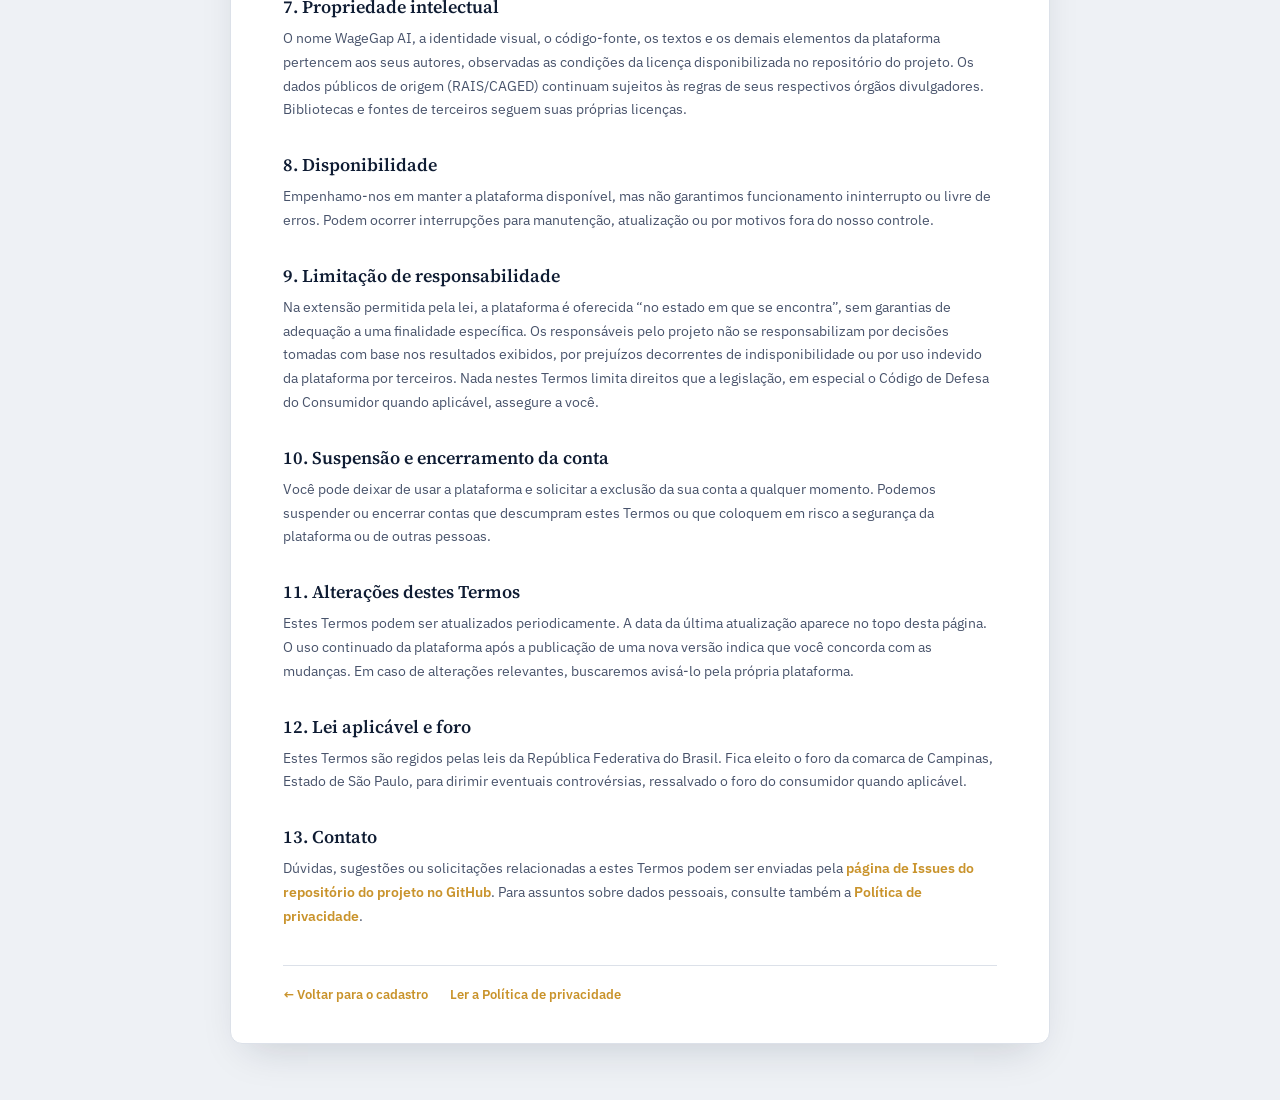
<file: Front-end/pages/termos-de-uso.html>
<!DOCTYPE html>
<!--
  termos-de-uso.html
  ----------------
  Termos de uso da plataforma (aberto a partir do cadastro em login.html).
  Estilos: ../assets/css/style.css + ../assets/css/auth.css (bloco "Páginas legais").
-->
<html lang="pt-BR">
<head>
<meta charset="UTF-8">
<meta name="viewport" content="width=device-width, initial-scale=1.0">
<title>WageGap AI — Termos de uso</title>

<!-- Google Fonts -->
<link rel="preconnect" href="https://fonts.googleapis.com">
<link href="https://fonts.googleapis.com/css2?family=Source+Serif+4:opsz,wght@8..60,400;8..60,500;8..60,600;8..60,700&family=IBM+Plex+Sans:wght@400;500;600;700&display=swap" rel="stylesheet">

<link rel="stylesheet" href="../assets/css/style.css">
<link rel="stylesheet" href="../assets/css/auth.css">

<!-- Aberta dentro do modal do login.html? Esconde cabeçalho e "Voltar" (ver .is-embedded em auth.css) -->
<script>if(window.self !== window.top) document.documentElement.classList.add('is-embedded');</script>
</head>
<body>

<div class="legal-page">
  <main class="legal-card">

    <div class="legal-top">
      <div class="legal-brand">
        <div class="auth-logo-mark">W</div>
        <div class="auth-logo-name">WageGap AI</div>
      </div>
      <a class="link-gold legal-back" href="login.html#cadastro">&larr; Voltar para o cadastro</a>
    </div>

    <h1>Termos de uso</h1>
    <p class="legal-updated">Última atualização: 9 de outubro de 2026</p>

    <div class="legal-note">
      <p>O WageGap AI é um projeto acadêmico em desenvolvimento. Ao criar uma conta, você declara que leu e concorda com estes Termos e com a <a href="politica-de-privacidade.html">Política de privacidade</a>.</p>
    </div>

    <h2>1. Aceitação dos termos</h2>
    <p>Estes Termos de uso regulam o acesso e a utilização da plataforma WageGap AI (&ldquo;plataforma&rdquo;). Ao marcar a opção &ldquo;Li e concordo&rdquo; no cadastro ou ao utilizar a plataforma, você aceita integralmente estas condições. Se não concordar com alguma delas, não crie uma conta nem utilize a plataforma.</p>

    <h2>2. Sobre a plataforma</h2>
    <p>O WageGap AI é um dashboard web de diagnóstico de disparidade salarial no mercado de trabalho formal brasileiro. A partir de dados da RAIS e do CAGED, a plataforma apresenta recortes por UF, setor e ano, agrupa perfis de trabalhadores (clusters), explica o peso de variáveis como gênero, raça, localização e qualificação na composição salarial (modelo de regressão e SHAP) e exibe um ranking de disparidade. O projeto está alinhado aos Objetivos de Desenvolvimento Sustentável 5, 8 e 10 da ONU.</p>

    <h2>3. Natureza acadêmica e fase de desenvolvimento</h2>
    <p>A plataforma é desenvolvida por estudantes do curso de Ciência de Dados e Inteligência Artificial da PUC-Campinas, como projeto acadêmico. Por estar em desenvolvimento, funcionalidades podem ser alteradas, suspensas ou removidas a qualquer momento, e partes da plataforma (como o cadastro e o login) podem operar em modo de demonstração, sem armazenamento definitivo de informações.</p>

    <h2>4. Cadastro e conta</h2>
    <ul>
      <li>O uso da plataforma é destinado a pessoas maiores de 18 anos.</li>
      <li>Você se compromete a fornecer informações verdadeiras, completas e atualizadas no cadastro.</li>
      <li>Você é responsável por manter a confidencialidade da sua senha e por toda atividade realizada na sua conta. Em caso de uso não autorizado, avise-nos imediatamente.</li>
      <li>Cada pessoa deve manter apenas uma conta, que é pessoal e intransferível.</li>
    </ul>

    <h2>5. Uso permitido</h2>
    <p>Você concorda em utilizar a plataforma apenas para fins lícitos, como análise, estudo, pesquisa e apoio à promoção da equidade salarial. É proibido:</p>
    <ul>
      <li>tentar acessar áreas restritas, contas de terceiros ou explorar falhas de segurança;</li>
      <li>sobrecarregar, interferir ou tentar interromper o funcionamento da plataforma;</li>
      <li>copiar, extrair em massa ou redistribuir o conteúdo de forma automatizada sem autorização;</li>
      <li>utilizar os resultados para discriminar, expor ou prejudicar pessoas ou grupos, ou tentar reidentificar trabalhadores a partir de dados agregados;</li>
      <li>inserir conteúdo ilícito, ofensivo ou que viole direitos de terceiros.</li>
    </ul>

    <h2>6. Natureza dos dados e dos resultados</h2>
    <p>Os resultados exibidos são produzidos por modelos estatísticos e de aprendizado de máquina (clusterização, regressão e explicabilidade com SHAP) aplicados a dados públicos e agregados. Eles têm caráter informativo e analítico e devem ser interpretados com cautela:</p>
    <ul>
      <li>os resultados indicam associações estatísticas e não comprovam, por si só, relação de causa e efeito nem a existência de prática discriminatória por parte de uma empresa ou pessoa específica;</li>
      <li>os dados dependem da qualidade, da cobertura e da data de atualização das bases de origem (RAIS/CAGED), podendo conter limitações ou defasagens;</li>
      <li>a plataforma não substitui assessoria jurídica, trabalhista ou profissional, e não deve ser a única base para decisões de contratação, remuneração ou desligamento.</li>
    </ul>

    <h2>7. Propriedade intelectual</h2>
    <p>O nome WageGap AI, a identidade visual, o código-fonte, os textos e os demais elementos da plataforma pertencem aos seus autores, observadas as condições da licença disponibilizada no repositório do projeto. Os dados públicos de origem (RAIS/CAGED) continuam sujeitos às regras de seus respectivos órgãos divulgadores. Bibliotecas e fontes de terceiros seguem suas próprias licenças.</p>

    <h2>8. Disponibilidade</h2>
    <p>Empenhamo-nos em manter a plataforma disponível, mas não garantimos funcionamento ininterrupto ou livre de erros. Podem ocorrer interrupções para manutenção, atualização ou por motivos fora do nosso controle.</p>

    <h2>9. Limitação de responsabilidade</h2>
    <p>Na extensão permitida pela lei, a plataforma é oferecida &ldquo;no estado em que se encontra&rdquo;, sem garantias de adequação a uma finalidade específica. Os responsáveis pelo projeto não se responsabilizam por decisões tomadas com base nos resultados exibidos, por prejuízos decorrentes de indisponibilidade ou por uso indevido da plataforma por terceiros. Nada nestes Termos limita direitos que a legislação, em especial o Código de Defesa do Consumidor quando aplicável, assegure a você.</p>

    <h2>10. Suspensão e encerramento da conta</h2>
    <p>Você pode deixar de usar a plataforma e solicitar a exclusão da sua conta a qualquer momento. Podemos suspender ou encerrar contas que descumpram estes Termos ou que coloquem em risco a segurança da plataforma ou de outras pessoas.</p>

    <h2>11. Alterações destes Termos</h2>
    <p>Estes Termos podem ser atualizados periodicamente. A data da última atualização aparece no topo desta página. O uso continuado da plataforma após a publicação de uma nova versão indica que você concorda com as mudanças. Em caso de alterações relevantes, buscaremos avisá-lo pela própria plataforma.</p>

    <h2>12. Lei aplicável e foro</h2>
    <p>Estes Termos são regidos pelas leis da República Federativa do Brasil. Fica eleito o foro da comarca de Campinas, Estado de São Paulo, para dirimir eventuais controvérsias, ressalvado o foro do consumidor quando aplicável.</p>

    <h2>13. Contato</h2>
    <p>Dúvidas, sugestões ou solicitações relacionadas a estes Termos podem ser enviadas pela <a href="https://github.com/Rouxxz/WageGap-AI/issues" target="_blank" rel="noopener">página de Issues do repositório do projeto no GitHub</a>. Para assuntos sobre dados pessoais, consulte também a <a href="politica-de-privacidade.html">Política de privacidade</a>.</p>

    <div class="legal-footer">
      <a class="legal-back" href="login.html#cadastro">&larr; Voltar para o cadastro</a>
      <a href="politica-de-privacidade.html">Ler a Política de privacidade</a>
    </div>

  </main>
</div>

</body>
</html>
</file>
<file: Front-end/assets/css/landing.css>
:root{
  --ink:#0F1C33;
  --ink-2:#182A4A;
  --slate:#48536B;
  --slate-soft:#8892A6;
  --paper:#EEF1F5;
  --paper-card:#FFFFFF;
  --line:#DCE1E9;
  --gold:#C9932B;
  --gold-soft:#F3E4C4;
  --teal:#2C7A72;
  --teal-soft:#DCEEEC;
  --rust:#C1503D;
  --rust-soft:#F5DED8;

  --serif:'Source Serif 4', Georgia, serif;
  --sans:'IBM Plex Sans', -apple-system, sans-serif;
}


*{
  box-sizing:border-box;
}


html,
body{
  margin:0;
  padding:0;
}


body{
  font-family:var(--sans);
  background:var(--paper);
  color:var(--ink);
  -webkit-font-smoothing:antialiased;
}


.app{
  display:grid;
  grid-template-columns:248px 1fr;
  min-height:100vh;
}


/* ========================= */
/* SIDEBAR */
/* ========================= */

.sidebar{
  background:var(--ink);
  color:#EDEFF4;
  padding:28px 20px;
  display:flex;
  flex-direction:column;
  position:sticky;
  top:0;
  height:100vh;
}


.brand{
  display:flex;
  align-items:center;
  gap:10px;
  margin-bottom:8px;
}


.brand-mark{
  width:30px;
  height:30px;
  border-radius:3px;

  background:linear-gradient(
    135deg,
    var(--gold),
    #A9781E
  );

  display:flex;
  align-items:center;
  justify-content:center;

  font-family:var(--serif);
  font-weight:700;
  font-size:15px;

  color:var(--ink);

  flex-shrink:0;
}


.brand-name{
  font-family:var(--serif);
  font-size:17px;
  font-weight:600;
  letter-spacing:0.2px;
}


.brand-sub{
  font-size:11.5px;
  color:#A6AFC2;

  margin:2px 0 30px 40px;

  line-height:1.4;
}


nav.primary-nav{
  display:flex;
  flex-direction:column;
  gap:2px;
}


.nav-item{
  display:flex;
  align-items:center;
  gap:11px;

  padding:10px 12px;

  border-radius:6px;

  color:#C4CADA;

  font-size:14px;

  cursor:pointer;

  border:none;
  background:transparent;

  text-align:left;

  font-family:var(--sans);

  transition:
    background .15s ease,
    color .15s ease;
}


.nav-item:hover{
  background:rgba(255,255,255,0.06);
  color:#fff;
}


.nav-item.active{
  background:rgba(201,147,43,0.16);
  color:#fff;

  box-shadow:
    inset 3px 0 0 var(--gold);
}


.nav-icon{
  width:17px;
  height:17px;
  flex-shrink:0;

  opacity:.9;
}


.nav-section-label{
  font-size:10.5px;

  text-transform:uppercase;

  letter-spacing:1.2px;

  color:#6E7791;

  margin:26px 0 8px 12px;
}


.sidebar-footer{
  margin-top:auto;

  padding-top:20px;

  border-top:
    1px solid rgba(255,255,255,0.08);

  font-size:11.5px;

  color:#7C87A0;

  line-height:1.5;
}


/* ========================= */
/* MAIN */
/* ========================= */

main{
  padding:0;
  min-width:0;
}


.topbar{
  background:var(--paper-card);

  border-bottom:
    1px solid var(--line);

  padding:18px 36px;

  position:sticky;

  top:0;

  z-index:5;
}


.breadcrumb{
  font-size:12px;

  color:var(--slate-soft);

  margin-bottom:4px;
}


.topbar h1{
  font-family:var(--serif);

  font-size:24px;

  font-weight:600;

  margin:0 0 14px 0;

  color:var(--ink);
}


.filters{
  display:flex;

  align-items:flex-end;

  gap:14px;

  flex-wrap:wrap;
}


.field{
  display:flex;

  flex-direction:column;

  gap:5px;
}


.field label{
  font-size:11px;

  color:var(--slate);

  font-weight:500;
}


.field select{
  font-family:var(--sans);

  font-size:13.5px;

  padding:8px 30px 8px 11px;

  border:
    1px solid var(--line);

  border-radius:5px;

  background:#fff
    url('data:image/svg+xml;utf8,<svg xmlns="http://www.w3.org/2000/svg" width="10" height="6"><path d="M0 0 L5 6 L10 0" fill="%2348536B"/></svg>')
    no-repeat
    right 11px
    center;

  color:var(--ink);

  min-width:150px;

  appearance:none;

  cursor:pointer;
}


.btn-apply{
  font-family:var(--sans);

  font-size:13.5px;

  font-weight:600;

  padding:9px 18px;

  background:var(--ink);

  color:#fff;

  border:none;

  border-radius:5px;

  cursor:pointer;
}


.btn-apply:hover{
  background:var(--ink-2);
}


.content{
  padding:30px 36px 60px 36px;
}


.screen{
  display:none;
}


.screen.active{
  display:block;

  animation:
    fadeIn .25s ease;
}


@keyframes fadeIn{

  from{
    opacity:0;
    transform:translateY(4px);
  }

  to{
    opacity:1;
    transform:none;
  }

}


.lede{
  font-size:14px;

  color:var(--slate);

  max-width:640px;

  line-height:1.6;

  margin:0 0 26px 0;
}


/* ========================= */
/* KPI */
/* ========================= */

.kpi-row{
  display:grid;

  grid-template-columns:
    1.3fr 1fr 1fr 1fr;

  gap:16px;

  margin-bottom:32px;
}


.kpi{
  background:var(--paper-card);

  border:
    1px solid var(--line);

  border-radius:8px;

  padding:20px 20px;
}


.kpi.featured{
  background:var(--ink);

  color:#fff;

  border:none;
}


.kpi-label{
  font-size:11.5px;

  color:var(--slate-soft);

  margin-bottom:10px;
}


.kpi.featured .kpi-label{
  color:#A6AFC2;
}


.kpi-value{
  font-family:var(--serif);

  font-size:32px;

  font-weight:600;

  font-variant-numeric:tabular-nums;

  line-height:1;
}


.kpi-value small{
  font-size:16px;

  font-weight:500;

  margin-left:2px;
}


.kpi-delta{
  font-size:12px;

  margin-top:10px;

  color:var(--rust);

  font-weight:500;
}


.kpi-delta.up{
  color:var(--rust);
}


.kpi.featured .kpi-note{
  font-size:12px;

  color:#C4CADA;

  margin-top:10px;

  line-height:1.5;
}


/* ========================= */
/* BLOCKS */
/* ========================= */

section.block{
  background:var(--paper-card);

  border:
    1px solid var(--line);

  border-radius:8px;

  padding:26px 28px;

  margin-bottom:22px;
}


.block-head{
  display:flex;

  justify-content:space-between;

  align-items:baseline;

  margin-bottom:4px;

  gap:20px;
}


.block-head h2{
  font-family:var(--serif);

  font-size:18px;

  font-weight:600;

  margin:0;
}


.block-desc{
  font-size:13px;

  color:var(--slate);

  margin:6px 0 20px 0;

  max-width:560px;

  line-height:1.55;
}


/* ========================= */
/* TABLE */
/* ========================= */

table{
  width:100%;

  border-collapse:collapse;

  font-size:13px;
}


th{
  text-align:left;

  font-size:11px;

  text-transform:uppercase;

  letter-spacing:.5px;

  color:var(--slate-soft);

  font-weight:600;

  padding:0 12px 10px 12px;

  border-bottom:
    1px solid var(--line);
}


td{
  padding:13px 12px;

  border-bottom:
    1px solid var(--line);

  color:var(--ink);
}


tr:last-child td{
  border-bottom:none;
}


td.num{
  font-variant-numeric:tabular-nums;

  text-align:right;
}


th.num{
  text-align:right;
}


.rank-badge{
  display:inline-flex;

  align-items:center;

  justify-content:center;

  width:22px;
  height:22px;

  border-radius:5px;

  background:var(--paper);

  color:var(--slate);

  font-size:11.5px;

  font-weight:600;

  margin-right:9px;
}


tr.top .rank-badge{
  background:var(--gold);

  color:#fff;
}


.pill{
  display:inline-block;

  font-size:11px;

  font-weight:600;

  padding:3px 9px;

  border-radius:20px;
}


.pill.high{
  background:var(--rust-soft);

  color:var(--rust);
}


.pill.mid{
  background:var(--gold-soft);

  color:#8A6212;
}


.pill.low{
  background:var(--teal-soft);

  color:var(--teal);
}


/* ========================= */
/* CLUSTERS */
/* ========================= */

.cluster-layout{
  display:grid;

  grid-template-columns:
    1.4fr 1fr;

  gap:20px;

  align-items:start;
}


.legend{
  display:flex;

  flex-direction:column;

  gap:10px;

  margin-top:16px;
}


.legend-item{
  display:flex;

  align-items:center;

  gap:9px;

  font-size:12.5px;

  color:var(--slate);
}


.legend-dot{
  width:10px;

  height:10px;

  border-radius:50%;

  flex-shrink:0;
}


.cluster-cards{
  display:flex;

  flex-direction:column;

  gap:12px;
}


.cluster-card{
  border:
    1px solid var(--line);

  border-left:
    4px solid var(--gold);

  border-radius:6px;

  padding:13px 15px;
}


.cluster-card h3{
  font-family:var(--sans);

  font-size:13.5px;

  font-weight:600;

  margin:0 0 4px 0;
}


.cluster-card p{
  font-size:12px;

  color:var(--slate);

  margin:0;

  line-height:1.5;
}


/* ========================= */
/* SHAP */
/* ========================= */

.shap-controls{
  display:flex;

  align-items:center;

  gap:12px;

  margin-bottom:22px;
}


.bar-row{
  display:flex;

  align-items:center;

  gap:14px;

  margin-bottom:16px;
}


.bar-label{
  width:150px;

  font-size:13px;

  color:var(--ink);

  flex-shrink:0;
}


.bar-track{
  flex:1;

  background:var(--paper);

  border-radius:4px;

  height:26px;

  position:relative;

  overflow:hidden;
}


.bar-fill{
  height:100%;

  border-radius:4px;

  display:flex;

  align-items:center;
}


.bar-fill span{
  font-size:11.5px;

  color:#fff;

  font-weight:600;

  margin-left:auto;

  margin-right:9px;

  font-variant-numeric:tabular-nums;
}


.callout{
  background:var(--gold-soft);

  border-radius:6px;

  padding:14px 16px;

  font-size:12.5px;

  color:#7A5A16;

  line-height:1.6;

  margin-top:6px;
}


/* ========================= */
/* FOOTER */
/* ========================= */

footer.page-note{
  font-size:11.5px;

  color:var(--slate-soft);

  text-align:center;

  padding:24px 0 6px 0;
}


/* ========================= */
/* RESPONSIVO */
/* ========================= */

@media (max-width:900px){

  .app{
    grid-template-columns:1fr;
  }

  .sidebar{
    position:relative;

    height:auto;
  }

  .kpi-row{
    grid-template-columns:
      1fr 1fr;
  }

  .cluster-layout{
    grid-template-columns:1fr;
  }

}
</file>
<file: Front-end/style.css>
:root{
  --ink:#0F1C33;
  --ink-2:#182A4A;
  --slate:#48536B;
  --slate-soft:#8892A6;
  --paper:#EEF1F5;
  --paper-card:#FFFFFF;
  --line:#DCE1E9;
  --gold:#C9932B;
  --gold-soft:#F3E4C4;
  --teal:#2C7A72;
  --teal-soft:#DCEEEC;
  --rust:#C1503D;
  --rust-soft:#F5DED8;

  --serif:'Source Serif 4', Georgia, serif;
  --sans:'IBM Plex Sans', -apple-system, sans-serif;
}


*{
  box-sizing:border-box;
}


html,
body{
  margin:0;
  padding:0;
}


body{
  font-family:var(--sans);
  background:var(--paper);
  color:var(--ink);
  -webkit-font-smoothing:antialiased;
}


.app{
  display:grid;
  grid-template-columns:248px 1fr;
  min-height:100vh;
}


/* ========================= */
/* SIDEBAR */
/* ========================= */

.sidebar{
  background:var(--ink);
  color:#EDEFF4;
  padding:28px 20px;
  display:flex;
  flex-direction:column;
  position:sticky;
  top:0;
  height:100vh;
}


.brand{
  display:flex;
  align-items:center;
  gap:10px;
  margin-bottom:8px;
}


.brand-mark{
  width:30px;
  height:30px;
  border-radius:3px;

  background:linear-gradient(
    135deg,
    var(--gold),
    #A9781E
  );

  display:flex;
  align-items:center;
  justify-content:center;

  font-family:var(--serif);
  font-weight:700;
  font-size:15px;

  color:var(--ink);

  flex-shrink:0;
}


.brand-name{
  font-family:var(--serif);
  font-size:17px;
  font-weight:600;
  letter-spacing:0.2px;
}


.brand-sub{
  font-size:11.5px;
  color:#A6AFC2;

  margin:2px 0 30px 40px;

  line-height:1.4;
}


nav.primary-nav{
  display:flex;
  flex-direction:column;
  gap:2px;
}


.nav-item{
  display:flex;
  align-items:center;
  gap:11px;

  padding:10px 12px;

  border-radius:6px;

  color:#C4CADA;

  font-size:14px;

  cursor:pointer;

  border:none;
  background:transparent;

  text-align:left;

  font-family:var(--sans);

  transition:
    background .15s ease,
    color .15s ease;
}


.nav-item:hover{
  background:rgba(255,255,255,0.06);
  color:#fff;
}


.nav-item.active{
  background:rgba(201,147,43,0.16);
  color:#fff;

  box-shadow:
    inset 3px 0 0 var(--gold);
}


.nav-icon{
  width:17px;
  height:17px;
  flex-shrink:0;

  opacity:.9;
}


.nav-section-label{
  font-size:10.5px;

  text-transform:uppercase;

  letter-spacing:1.2px;

  color:#6E7791;

  margin:26px 0 8px 12px;
}


.sidebar-footer{
  margin-top:auto;

  padding-top:20px;

  border-top:
    1px solid rgba(255,255,255,0.08);

  font-size:11.5px;

  color:#7C87A0;

  line-height:1.5;
}


/* ========================= */
/* MAIN */
/* ========================= */

main{
  padding:0;
  min-width:0;
}


.topbar{
  background:var(--paper-card);

  border-bottom:
    1px solid var(--line);

  padding:18px 36px;

  position:sticky;

  top:0;

  z-index:5;
}


.breadcrumb{
  font-size:12px;

  color:var(--slate-soft);

  margin-bottom:4px;
}


.topbar h1{
  font-family:var(--serif);

  font-size:24px;

  font-weight:600;

  margin:0 0 14px 0;

  color:var(--ink);
}


.filters{
  display:flex;

  align-items:flex-end;

  gap:14px;

  flex-wrap:wrap;
}


.field{
  display:flex;

  flex-direction:column;

  gap:5px;
}


.field label{
  font-size:11px;

  color:var(--slate);

  font-weight:500;
}


.field select{
  font-family:var(--sans);

  font-size:13.5px;

  padding:8px 30px 8px 11px;

  border:
    1px solid var(--line);

  border-radius:5px;

  background:#fff
    url('data:image/svg+xml;utf8,<svg xmlns="http://www.w3.org/2000/svg" width="10" height="6"><path d="M0 0 L5 6 L10 0" fill="%2348536B"/></svg>')
    no-repeat
    right 11px
    center;

  color:var(--ink);

  min-width:150px;

  appearance:none;

  cursor:pointer;
}


.btn-apply{
  font-family:var(--sans);

  font-size:13.5px;

  font-weight:600;

  padding:9px 18px;

  background:var(--ink);

  color:#fff;

  border:none;

  border-radius:5px;

  cursor:pointer;
}


.btn-apply:hover{
  background:var(--ink-2);
}


.content{
  padding:30px 36px 60px 36px;
}


.screen{
  display:none;
}


.screen.active{
  display:block;

  animation:
    fadeIn .25s ease;
}


@keyframes fadeIn{

  from{
    opacity:0;
    transform:translateY(4px);
  }

  to{
    opacity:1;
    transform:none;
  }

}


.lede{
  font-size:14px;

  color:var(--slate);

  max-width:640px;

  line-height:1.6;

  margin:0 0 26px 0;
}


/* ========================= */
/* KPI */
/* ========================= */

.kpi-row{
  display:grid;

  grid-template-columns:
    1.3fr 1fr 1fr 1fr;

  gap:16px;

  margin-bottom:32px;
}


.kpi{
  background:var(--paper-card);

  border:
    1px solid var(--line);

  border-radius:8px;

  padding:20px 20px;
}


.kpi.featured{
  background:var(--ink);

  color:#fff;

  border:none;
}


.kpi-label{
  font-size:11.5px;

  color:var(--slate-soft);

  margin-bottom:10px;
}


.kpi.featured .kpi-label{
  color:#A6AFC2;
}


.kpi-value{
  font-family:var(--serif);

  font-size:32px;

  font-weight:600;

  font-variant-numeric:tabular-nums;

  line-height:1;
}


.kpi-value small{
  font-size:16px;

  font-weight:500;

  margin-left:2px;
}


.kpi-delta{
  font-size:12px;

  margin-top:10px;

  color:var(--rust);

  font-weight:500;
}


.kpi-delta.up{
  color:var(--rust);
}


.kpi.featured .kpi-note{
  font-size:12px;

  color:#C4CADA;

  margin-top:10px;

  line-height:1.5;
}


/* ========================= */
/* BLOCKS */
/* ========================= */

section.block{
  background:var(--paper-card);

  border:
    1px solid var(--line);

  border-radius:8px;

  padding:26px 28px;

  margin-bottom:22px;
}


.block-head{
  display:flex;

  justify-content:space-between;

  align-items:baseline;

  margin-bottom:4px;

  gap:20px;
}


.block-head h2{
  font-family:var(--serif);

  font-size:18px;

  font-weight:600;

  margin:0;
}


.block-desc{
  font-size:13px;

  color:var(--slate);

  margin:6px 0 20px 0;

  max-width:560px;

  line-height:1.55;
}


/* ========================= */
/* TABLE */
/* ========================= */

table{
  width:100%;

  border-collapse:collapse;

  font-size:13px;
}


th{
  text-align:left;

  font-size:11px;

  text-transform:uppercase;

  letter-spacing:.5px;

  color:var(--slate-soft);

  font-weight:600;

  padding:0 12px 10px 12px;

  border-bottom:
    1px solid var(--line);
}


td{
  padding:13px 12px;

  border-bottom:
    1px solid var(--line);

  color:var(--ink);
}


tr:last-child td{
  border-bottom:none;
}


td.num{
  font-variant-numeric:tabular-nums;

  text-align:right;
}


th.num{
  text-align:right;
}


.rank-badge{
  display:inline-flex;

  align-items:center;

  justify-content:center;

  width:22px;
  height:22px;

  border-radius:5px;

  background:var(--paper);

  color:var(--slate);

  font-size:11.5px;

  font-weight:600;

  margin-right:9px;
}


tr.top .rank-badge{
  background:var(--gold);

  color:#fff;
}


.pill{
  display:inline-block;

  font-size:11px;

  font-weight:600;

  padding:3px 9px;

  border-radius:20px;
}


.pill.high{
  background:var(--rust-soft);

  color:var(--rust);
}


.pill.mid{
  background:var(--gold-soft);

  color:#8A6212;
}


.pill.low{
  background:var(--teal-soft);

  color:var(--teal);
}


/* ========================= */
/* CLUSTERS */
/* ========================= */

.cluster-layout{
  display:grid;

  grid-template-columns:
    1.4fr 1fr;

  gap:20px;

  align-items:start;
}


.legend{
  display:flex;

  flex-direction:column;

  gap:10px;

  margin-top:16px;
}


.legend-item{
  display:flex;

  align-items:center;

  gap:9px;

  font-size:12.5px;

  color:var(--slate);
}


.legend-dot{
  width:10px;

  height:10px;

  border-radius:50%;

  flex-shrink:0;
}


.cluster-cards{
  display:flex;

  flex-direction:column;

  gap:12px;
}


.cluster-card{
  border:
    1px solid var(--line);

  border-left:
    4px solid var(--gold);

  border-radius:6px;

  padding:13px 15px;
}


.cluster-card h3{
  font-family:var(--sans);

  font-size:13.5px;

  font-weight:600;

  margin:0 0 4px 0;
}


.cluster-card p{
  font-size:12px;

  color:var(--slate);

  margin:0;

  line-height:1.5;
}


/* ========================= */
/* SHAP */
/* ========================= */

.shap-controls{
  display:flex;

  align-items:center;

  gap:12px;

  margin-bottom:22px;
}


.bar-row{
  display:flex;

  align-items:center;

  gap:14px;

  margin-bottom:16px;
}


.bar-label{
  width:150px;

  font-size:13px;

  color:var(--ink);

  flex-shrink:0;
}


.bar-track{
  flex:1;

  background:var(--paper);

  border-radius:4px;

  height:26px;

  position:relative;

  overflow:hidden;
}


.bar-fill{
  height:100%;

  border-radius:4px;

  display:flex;

  align-items:center;
}


.bar-fill span{
  font-size:11.5px;

  color:#fff;

  font-weight:600;

  margin-left:auto;

  margin-right:9px;

  font-variant-numeric:tabular-nums;
}


.callout{
  background:var(--gold-soft);

  border-radius:6px;

  padding:14px 16px;

  font-size:12.5px;

  color:#7A5A16;

  line-height:1.6;

  margin-top:6px;
}


/* ========================= */
/* FOOTER */
/* ========================= */

footer.page-note{
  font-size:11.5px;

  color:var(--slate-soft);

  text-align:center;

  padding:24px 0 6px 0;
}


/* ========================= */
/* RESPONSIVO */
/* ========================= */

@media (max-width:900px){

  .app{
    grid-template-columns:1fr;
  }

  .sidebar{
    position:relative;

    height:auto;
  }

  .kpi-row{
    grid-template-columns:
      1fr 1fr;
  }

  .cluster-layout{
    grid-template-columns:1fr;
  }

}
</file>
<file: Front-end/auth.css>
/* =================================================== */
/* AUTH.CSS — telas de autenticação (login, cadastro,   */
/* recuperação de senha). Reaproveita os tokens         */
/* definidos em style.css (:root), não redefine nada.   */
/* =================================================== */

/* ---------- Layout da página de auth ---------- */
.auth-page{
  min-height:100vh;
  display:flex;
  align-items:center;
  justify-content:center;
  /* Fundo cinza com gradiente suave: claro no canto superior esquerdo,
     um pouco mais escuro (com leve tom azulado) no canto inferior direito */
  background:
    radial-gradient(circle at 10% 6%, rgba(255,255,255,0.95), transparent 42%),
    linear-gradient(135deg, #FFFFFF 0%, #c2c3c7 38%, #bec1c4 100%);
  background-attachment:fixed;
  padding:40px 20px;
}

.auth-card{
  width:100%;
  max-width:420px;
  background:var(--paper-card);
  border:1px solid var(--line);
  border-radius:12px;
  padding:40px 38px 34px 38px;
  box-shadow:0 18px 40px -16px rgba(15,28,51,0.18);
}

.auth-logo-wrap{
  display:flex;
  flex-direction:column;
  align-items:center;
  text-align:center;
  margin-bottom:30px;
}

.auth-logo-mark{
  width:52px;
  height:52px;
  border-radius:12px;
  background:linear-gradient(135deg, var(--gold), #A9781E);
  display:flex;
  align-items:center;
  justify-content:center;
  font-family:var(--serif);
  font-weight:700;
  font-size:26px;
  color:var(--ink);
  margin-bottom:14px;
}

.auth-logo-name{
  font-family:var(--serif);
  font-size:21px;
  font-weight:600;
  color:var(--ink);
  letter-spacing:0.2px;
}

.auth-logo-sub{
  font-size:12px;
  color:var(--slate-soft);
  margin-top:5px;
  line-height:1.5;
}

.auth-heading{
  font-family:var(--serif);
  font-size:18px;
  font-weight:600;
  color:var(--ink);
  margin:0 0 4px 0;
  text-align:center;
}

.auth-subheading{
  font-size:12.5px;
  color:var(--slate);
  text-align:center;
  margin:0 0 26px 0;
  line-height:1.5;
}

.auth-form{
  display:flex;
  flex-direction:column;
  gap:16px;
}

/* ---------- Inputs de texto/senha (reaproveita .field) ---------- */
.field input[type="text"],
.field input[type="email"],
.field input[type="password"]{
  font-family:var(--sans);
  font-size:13.5px;
  padding:10px 12px;
  border:1px solid var(--line);
  border-radius:5px;
  background:#fff;
  color:var(--ink);
  width:100%;
}

.field input::placeholder{
  color:var(--slate-soft);
}

.field input:focus,
.field select:focus{
  outline:none;
  border-color:var(--gold);
  box-shadow:0 0 0 3px var(--gold-soft);
}

.field input.input-error{
  border-color:var(--rust);
}

.field input.input-error:focus{
  box-shadow:0 0 0 3px var(--rust-soft);
}

.field-error-msg{
  font-size:11.5px;
  color:var(--rust);
  min-height:14px;
  margin-top:-2px;
}

.field-row-between{
  display:flex;
  align-items:center;
  justify-content:space-between;
  gap:10px;
}

.link-gold{
  font-size:12.5px;
  color:var(--gold);
  text-decoration:none;
  background:none;
  border:none;
  padding:0;
  font-family:var(--sans);
  font-weight:600;
  cursor:pointer;
}

.link-gold:hover{
  text-decoration:underline;
}

/* ---------- Campo de senha com botão "mostrar" ---------- */
.password-field-wrap{
  position:relative;
}

.password-field-wrap input{
  padding-right:42px !important;
}

.toggle-password{
  position:absolute;
  right:4px;
  top:50%;
  transform:translateY(-50%);
  width:32px;
  height:32px;
  border:none;
  background:transparent;
  color:var(--slate-soft);
  cursor:pointer;
  display:flex;
  align-items:center;
  justify-content:center;
  border-radius:5px;
}

.toggle-password:hover{
  color:var(--ink);
  background:var(--paper);
}

.toggle-password svg{
  width:18px;
  height:18px;
}

.toggle-password .icon-eye-off{
  display:none;
}

.toggle-password.is-visible .icon-eye{
  display:none;
}

.toggle-password.is-visible .icon-eye-off{
  display:block;
}

/* ---------- Botão primário cheio ---------- */
.btn-apply.btn-block{
  width:100%;
  padding:11px 18px;
  font-size:14px;
  margin-top:4px;
  display:flex;
  align-items:center;
  justify-content:center;
  gap:9px;
}

.btn-apply.btn-block:disabled{
  opacity:.75;
  cursor:default;
}

.btn-spinner{
  width:15px;
  height:15px;
  border-radius:50%;
  border:2px solid rgba(255,255,255,0.35);
  border-top-color:#fff;
  animation:spin .7s linear infinite;
  display:none;
}

.btn-apply.is-loading .btn-spinner{
  display:inline-block;
}

.btn-apply.is-loading .btn-label{
  opacity:.85;
}

@keyframes spin{
  to{ transform:rotate(360deg); }
}

/* ---------- Divisor "ou" ---------- */
.auth-divider{
  display:flex;
  align-items:center;
  gap:12px;
  margin:26px 0 22px 0;
}

.auth-divider::before,
.auth-divider::after{
  content:"";
  flex:1;
  height:1px;
  background:var(--line);
}

.auth-divider span{
  font-size:11px;
  color:var(--slate-soft);
  text-transform:uppercase;
  letter-spacing:.6px;
}

.auth-signup{
  text-align:center;
}

.auth-signup p{
  font-size:13px;
  color:var(--slate);
  margin:0 0 14px 0;
}

.btn-outline{
  width:100%;
  font-family:var(--sans);
  font-size:13.5px;
  font-weight:600;
  padding:10px 18px;
  background:#fff;
  color:var(--ink);
  border:1px solid var(--line);
  border-radius:5px;
  cursor:pointer;
  text-decoration:none;
  display:block;
  text-align:center;
}

.btn-outline:hover{
  border-color:var(--ink);
}

.auth-foot-note{
  text-align:center;
  font-size:11px;
  color:var(--slate-soft);
  margin-top:26px;
}

/* ---------- Alerta de erro geral (credenciais inválidas) ---------- */
.auth-alert{
  display:none;
  align-items:flex-start;
  gap:10px;
  background:var(--rust-soft);
  color:#8A2F1F;
  border-radius:6px;
  padding:12px 14px;
  font-size:12.5px;
  line-height:1.5;
  margin-bottom:18px;
}

.auth-alert.is-visible{
  display:flex;
}

.auth-alert svg{
  width:16px;
  height:16px;
  flex-shrink:0;
  margin-top:1px;
}

/* ---------- Checkbox de termos (cadastro) ---------- */
.check-row{
  display:flex;
  align-items:flex-start;
  gap:10px;
  cursor:pointer;
  margin-top:-2px;
}

.check-input{
  margin-top:2px;
  width:15px;
  height:15px;
  flex-shrink:0;
  accent-color:var(--gold);
  cursor:pointer;
}

.check-row span{
  font-size:12px;
  color:var(--slate);
  line-height:1.55;
}

/* ---------- Ícone circular (recuperar senha) ---------- */
.auth-icon-circle{
  width:46px;
  height:46px;
  border-radius:50%;
  background:var(--gold-soft);
  color:#8A6212;
  display:flex;
  align-items:center;
  justify-content:center;
  margin:4px auto 18px auto;
}

.auth-icon-circle svg{
  width:22px;
  height:22px;
}

/* ---------- Alerta de sucesso (link enviado) ---------- */
.auth-success-note{
  display:none;
  align-items:flex-start;
  gap:10px;
  background:var(--teal-soft);
  color:#1E5953;
  border-radius:6px;
  padding:13px 14px;
  font-size:12.5px;
  line-height:1.55;
  margin-top:20px;
}

.auth-success-note.is-visible{
  display:flex;
}

.auth-success-note svg{
  width:17px;
  height:17px;
  flex-shrink:0;
  margin-top:1px;
  color:var(--teal);
}

.auth-success-note strong{
  display:block;
  font-size:13px;
  margin-bottom:2px;
  color:var(--teal);
}

.auth-back-row{
  text-align:center;
  margin-top:22px;
}

/* ---------- Grade 2 colunas (senha / confirmar senha) ---------- */
.signup-grid{
  display:grid;
  grid-template-columns:1fr 1fr;
  gap:16px;
}

@media (max-width:480px){
  .auth-card{
    padding:32px 24px 28px 24px;
  }

  .signup-grid{
    grid-template-columns:1fr;
  }
}


/* =================================================== */
/* TELA ÚNICA: LOGIN + CRIAR CONTA (painel deslizante) */
/* =================================================== */

/*
  Estrutura:
  .auth-slider
    ├─ .auth-pane-signup   formulário de criar conta (metade direita)
    ├─ .auth-pane-login    formulário de entrar      (metade esquerda)
    └─ .auth-overlay-wrap  painel escuro que desliza por cima

  Estado padrão = LOGIN. Com a classe .is-signup o painel escuro
  vai para a esquerda e o formulário de cadastro aparece à direita.
*/

.auth-slider{
  position:relative;
  width:100%;
  max-width:940px;
  min-height:690px;
  background:var(--paper-card);
  border:1px solid var(--line);
  border-radius:14px;
  overflow:hidden;
  box-shadow:0 18px 40px -16px rgba(15,28,51,0.18);
}

/* Evita animar no primeiro carregamento (classe removida pelo JS) */
.auth-slider.no-transition,
.auth-slider.no-transition *{
  transition:none !important;
}


/* ---------- Painéis dos formulários ---------- */
.auth-pane{
  position:absolute;
  top:0;
  left:0;
  width:50%;
  height:100%;
  padding:28px 44px;
  display:flex;
  flex-direction:column;
  justify-content:center;
  overflow-y:auto;
  transition:
    transform .65s ease-in-out,
    opacity .3s ease .3s;
}

.auth-slider .auth-form{
  gap:9px;
}

.auth-pane-login{
  z-index:2;
}

.auth-pane-signup{
  z-index:1;
  opacity:0;
}

.auth-slider.is-signup .auth-pane-login{
  transform:translateX(100%);
  opacity:0;
  transition:
    transform .65s ease-in-out,
    opacity .25s ease 0s;
}

.auth-slider.is-signup .auth-pane-signup{
  transform:translateX(100%);
  opacity:1;
  z-index:5;
  transition:
    transform .65s ease-in-out,
    opacity .3s ease .3s;
}

.auth-pane .auth-heading{
  font-size:24px;
  margin-bottom:6px;
}

.auth-pane .auth-subheading{
  margin-bottom:20px;
}

.auth-pane .auth-alert{
  margin-bottom:14px;
}

.auth-pane .auth-success-note{
  margin:0 0 14px 0;
}


/* ---------- Painel escuro que desliza ---------- */
.auth-overlay-wrap{
  position:absolute;
  top:0;
  left:50%;
  width:50%;
  height:100%;
  overflow:hidden;
  border-radius:130px 0 0 90px;
  z-index:10;
  transition:
    transform .65s ease-in-out,
    border-radius .65s ease-in-out;
}

.auth-slider.is-signup .auth-overlay-wrap{
  transform:translateX(-100%);
  border-radius:0 130px 90px 0;
}

.auth-overlay{
  position:relative;
  left:-100%;
  width:200%;
  height:100%;
  color:#fff;
  background:
    radial-gradient(circle at 22% 14%, rgba(201,147,43,0.17), transparent 50%),
    radial-gradient(circle at 85% 92%, rgba(201,147,43,0.08), transparent 48%),
    linear-gradient(135deg, var(--navy-2) 0%, var(--navy) 62%);
  transition:transform .65s ease-in-out;
}

.auth-slider.is-signup .auth-overlay{
  transform:translateX(50%);
}

.auth-overlay-panel{
  position:absolute;
  top:0;
  width:50%;
  height:100%;
  padding:0 40px;
  display:flex;
  flex-direction:column;
  align-items:center;
  justify-content:center;
  text-align:center;
  transition:transform .65s ease-in-out;
}

.auth-overlay-left{
  left:0;
  transform:translateX(-18%);
}

.auth-overlay-right{
  right:0;
}

.auth-slider.is-signup .auth-overlay-left{
  transform:translateX(0);
}

.auth-slider.is-signup .auth-overlay-right{
  transform:translateX(18%);
}

.auth-overlay-brand{
  display:flex;
  flex-direction:column;
  align-items:center;
  margin-bottom:34px;
}

.auth-overlay-brand .auth-logo-mark{
  width:46px;
  height:46px;
  font-size:23px;
  margin-bottom:10px;
}

.auth-overlay-brand .auth-logo-name{
  color:#fff;
  font-size:18px;
}

.auth-overlay-panel h2{
  font-family:var(--serif);
  font-size:30px;
  font-weight:600;
  margin:0 0 12px 0;
  line-height:1.2;
}

.auth-overlay-panel p{
  font-size:13.5px;
  line-height:1.65;
  color:#C4CADA;
  margin:0 0 28px 0;
  max-width:300px;
}

.btn-ghost-light{
  font-family:var(--sans);
  font-size:12.5px;
  font-weight:600;
  letter-spacing:.8px;
  text-transform:uppercase;
  color:#fff;
  background:transparent;
  border:1px solid rgba(255,255,255,0.7);
  border-radius:6px;
  padding:11px 38px;
  cursor:pointer;
  transition:
    background .2s ease,
    color .2s ease,
    border-color .2s ease;
}

.btn-ghost-light:hover{
  background:var(--gold);
  border-color:var(--gold);
  color:var(--navy);
}

.btn-ghost-light:focus-visible,
.btn-apply:focus-visible{
  outline:2px solid var(--gold);
  outline-offset:2px;
}

.auth-overlay-foot{
  position:absolute;
  bottom:22px;
  left:0;
  right:0;
  font-size:11px;
  letter-spacing:.6px;
  color:#7C87A0;
}


/* ---------- Link "trocar de tela" (só no celular) ---------- */
.auth-switch-mobile{
  display:none;
  text-align:center;
  font-size:13px;
  color:var(--slate);
  margin:22px 0 0 0;
}


/* ---------- Celular: sem painel deslizante, uma tela por vez ---------- */
@media (max-width:760px){

  .auth-slider{
    min-height:0;
    max-width:430px;
  }

  .auth-overlay-wrap{
    display:none;
  }

  .auth-pane{
    position:relative;
    width:100%;
    height:auto;
    padding:32px 24px;
    overflow:visible;
    transform:none !important;
    transition:none;
  }

  .auth-pane-signup{
    display:none;
    opacity:1;
  }

  .auth-slider.is-signup .auth-pane-login{
    display:none;
  }

  .auth-slider.is-signup .auth-pane-signup{
    display:flex;
  }

  .auth-switch-mobile{
    display:block;
  }
}
</file>
<file: Front-end/assets/css/style.css>
:root{
  --ink:#0F1C33;
  --ink-2:#182A4A;
  --slate:#48536B;
  --slate-soft:#8892A6;
  --paper:#EEF1F5;
  --paper-card:#FFFFFF;
  --line:#DCE1E9;
  --gold:#C9932B;
  --gold-soft:#F3E4C4;
  --teal:#2C7A72;
  --teal-soft:#DCEEEC;
  --rust:#C1503D;
  --rust-soft:#F5DED8;

  /* Superfícies escuras fixas (sidebar, botões sólidos, avatar):     */
  /* continuam com a mesma cor navy nos dois temas, não dependem do   */
  /* modo claro/escuro — por isso usam um token separado do --ink,    */
  /* que é o texto e esse sim muda de cor no modo escuro.             */
  --navy:#0F1C33;
  --navy-2:#182A4A;

  --serif:'Source Serif 4', Georgia, serif;
  --sans:'IBM Plex Sans', -apple-system, sans-serif;
}


/* ========================= */
/* MODO ESCURO               */
/* ========================= */

:root[data-theme="dark"]{
  --ink:#EDEFF4;
  --ink-2:#FFFFFF;
  --slate:#A6AFC2;
  --slate-soft:#7C87A0;
  --paper:#0B121D;
  --paper-card:#141E30;
  --line:#2A3650;
  --gold-soft:#3A2F17;
  --teal-soft:#15302B;
  --rust-soft:#3A1D17;
}


*{
  box-sizing:border-box;
}


html,
body{
  margin:0;
  padding:0;
}


body{
  font-family:var(--sans);
  background:var(--paper);
  color:var(--ink);
  -webkit-font-smoothing:antialiased;
}


.app{
  display:grid;
  grid-template-columns:248px 1fr;
  min-height:100vh;
}


/* ========================= */
/* SIDEBAR */
/* ========================= */

.sidebar{
  background:var(--navy);
  color:#EDEFF4;
  padding:28px 20px;
  display:flex;
  flex-direction:column;
  position:sticky;
  top:0;
  height:100vh;
}


.brand{
  display:flex;
  align-items:center;
  gap:10px;
  margin-bottom:8px;
}


.brand-mark{
  width:30px;
  height:30px;
  border-radius:3px;

  background:linear-gradient(
    135deg,
    var(--gold),
    #A9781E
  );

  display:flex;
  align-items:center;
  justify-content:center;

  font-family:var(--serif);
  font-weight:700;
  font-size:15px;

  color:var(--ink);

  flex-shrink:0;
}


.brand-name{
  font-family:var(--serif);
  font-size:17px;
  font-weight:600;
  letter-spacing:0.2px;
}


.brand-sub{
  font-size:11.5px;
  color:#A6AFC2;

  margin:2px 0 30px 40px;

  line-height:1.4;
}


nav.primary-nav{
  display:flex;
  flex-direction:column;
  gap:2px;
}


.nav-item{
  display:flex;
  align-items:center;
  gap:11px;

  padding:10px 12px;

  border-radius:6px;

  color:#C4CADA;

  font-size:14px;

  cursor:pointer;

  border:none;
  background:transparent;

  text-align:left;

  font-family:var(--sans);

  transition:
    background .15s ease,
    color .15s ease;
}


.nav-item:hover{
  background:rgba(255,255,255,0.06);
  color:#fff;
}


.nav-item.active{
  background:rgba(201,147,43,0.16);
  color:#fff;

  box-shadow:
    inset 3px 0 0 var(--gold);
}


.nav-icon{
  width:17px;
  height:17px;
  flex-shrink:0;

  opacity:.9;
}


.nav-section-label{
  font-size:10.5px;

  text-transform:uppercase;

  letter-spacing:1.2px;

  color:#6E7791;

  margin:26px 0 8px 12px;
}


.nav-logout-wrap{
  margin-top:14px;

  padding-top:14px;

  border-top:
    1px solid rgba(255,255,255,0.08);
}


.nav-logout{
  color:var(--rust);
}


.nav-logout:hover{
  background:rgba(193,80,61,0.14);

  color:var(--rust);
}


.sidebar-footer{
  margin-top:auto;

  padding-top:20px;

  border-top:
    1px solid rgba(255,255,255,0.08);

  font-size:11.5px;

  color:#7C87A0;

  line-height:1.5;
}


/* ========================= */
/* MAIN */
/* ========================= */

main{
  padding:0;
  min-width:0;
}


.topbar{
  background:var(--paper-card);

  border-bottom:
    1px solid var(--line);

  padding:18px 36px;

  position:sticky;

  top:0;

  z-index:5;
}


.breadcrumb{
  font-size:12px;

  color:var(--slate-soft);

  margin-bottom:4px;
}


.topbar h1{
  font-family:var(--serif);

  font-size:24px;

  font-weight:600;

  margin:0 0 14px 0;

  color:var(--ink);
}


.filters{
  display:flex;

  align-items:flex-end;

  gap:14px;

  flex-wrap:wrap;
}


/* telas sem filtro: esconde a barra e tira o espaço abaixo do título */
.filters[hidden]{
  display:none;
}

.topbar:has(.filters[hidden]) h1{
  margin-bottom:0;
}


.field{
  display:flex;

  flex-direction:column;

  gap:5px;
}


.field label{
  font-size:11px;

  color:var(--slate);

  font-weight:500;
}


.field select{
  font-family:var(--sans);

  font-size:13.5px;

  padding:8px 30px 8px 11px;

  border:
    1px solid var(--line);

  border-radius:5px;

  background:var(--paper-card)
    url('data:image/svg+xml;utf8,<svg xmlns="http://www.w3.org/2000/svg" width="10" height="6"><path d="M0 0 L5 6 L10 0" fill="%2348536B"/></svg>')
    no-repeat
    right 11px
    center;

  color:var(--ink);

  min-width:150px;

  appearance:none;

  cursor:pointer;
}


:root[data-theme="dark"] .field select{
  background-image:url('data:image/svg+xml;utf8,<svg xmlns="http://www.w3.org/2000/svg" width="10" height="6"><path d="M0 0 L5 6 L10 0" fill="%238892A6"/></svg>');
}


.btn-apply{
  font-family:var(--sans);

  font-size:13.5px;

  font-weight:600;

  padding:9px 18px;

  background:var(--navy);

  color:#fff;

  border:none;

  border-radius:5px;

  cursor:pointer;
}


.btn-apply:hover{
  background:var(--navy-2);
}


.content{
  padding:30px 36px 60px 36px;
}


.screen{
  display:none;
}


.screen.active{
  display:block;

  animation:
    fadeIn .25s ease;
}


@keyframes fadeIn{

  from{
    opacity:0;
    transform:translateY(4px);
  }

  to{
    opacity:1;
    transform:none;
  }

}


.lede{
  font-size:14px;

  color:var(--slate);

  max-width:640px;

  line-height:1.6;

  margin:0 0 26px 0;
}


/* ========================= */
/* KPI */
/* ========================= */

.kpi-row{
  display:grid;

  grid-template-columns:
    1.3fr 1fr 1fr 1fr;

  gap:16px;

  margin-bottom:32px;
}


.kpi{
  background:var(--paper-card);

  border:
    1px solid var(--line);

  border-radius:8px;

  padding:20px 20px;
}


.kpi.featured{
  background:var(--navy);

  color:#fff;

  border:none;
}


.kpi-label{
  font-size:11.5px;

  color:var(--slate-soft);

  margin-bottom:10px;
}


.kpi.featured .kpi-label{
  color:#A6AFC2;
}


.kpi-value{
  font-family:var(--serif);

  font-size:32px;

  font-weight:600;

  font-variant-numeric:tabular-nums;

  line-height:1;
}


.kpi-value small{
  font-size:16px;

  font-weight:500;

  margin-left:2px;
}


.kpi-delta{
  font-size:12px;

  margin-top:10px;

  color:var(--rust);

  font-weight:500;
}


.kpi-delta.up{
  color:var(--rust);
}


.kpi.featured .kpi-note{
  font-size:12px;

  color:#C4CADA;

  margin-top:10px;

  line-height:1.5;
}


/* ========================= */
/* BLOCKS */
/* ========================= */

section.block{
  background:var(--paper-card);

  border:
    1px solid var(--line);

  border-radius:8px;

  padding:26px 28px;

  margin-bottom:22px;
}


.block-head{
  display:flex;

  justify-content:space-between;

  align-items:baseline;

  margin-bottom:4px;

  gap:20px;
}


.block-head h2{
  font-family:var(--serif);

  font-size:18px;

  font-weight:600;

  margin:0;
}


.block-desc{
  font-size:13px;

  color:var(--slate);

  margin:6px 0 20px 0;

  max-width:560px;

  line-height:1.55;
}


/* ========================= */
/* TABLE */
/* ========================= */

table{
  width:100%;

  border-collapse:collapse;

  font-size:13px;
}


th{
  text-align:left;

  font-size:11px;

  text-transform:uppercase;

  letter-spacing:.5px;

  color:var(--slate-soft);

  font-weight:600;

  padding:0 12px 10px 12px;

  border-bottom:
    1px solid var(--line);
}


td{
  padding:13px 12px;

  border-bottom:
    1px solid var(--line);

  color:var(--ink);
}


tr:last-child td{
  border-bottom:none;
}


td.num{
  font-variant-numeric:tabular-nums;

  text-align:right;
}


th.num{
  text-align:right;
}


.rank-badge{
  display:inline-flex;

  align-items:center;

  justify-content:center;

  width:22px;
  height:22px;

  border-radius:5px;

  background:var(--paper);

  color:var(--slate);

  font-size:11.5px;

  font-weight:600;

  margin-right:9px;
}


tr.top .rank-badge{
  background:var(--gold);

  color:#fff;
}


.pill{
  display:inline-block;

  font-size:11px;

  font-weight:600;

  padding:3px 9px;

  border-radius:20px;
}


.pill.high{
  background:var(--rust-soft);

  color:var(--rust);
}


.pill.mid{
  background:var(--gold-soft);

  color:#8A6212;
}


.pill.low{
  background:var(--teal-soft);

  color:var(--teal);
}


.pill.na{
  background:var(--paper);

  color:var(--slate);
}


/* Segunda linha dentro da célula */
.cell-sub{
  font-size:11.5px;

  color:var(--slate);

  margin-top:3px;
}


/* Rolagem horizontal em telas pequenas */
.table-scroll{
  overflow-x:auto;
}


/* ========================= */
/* CLUSTERS */
/* ========================= */

.cluster-layout{
  display:grid;

  grid-template-columns:
    1.4fr 1fr;

  gap:20px;

  align-items:start;
}


.legend{
  display:flex;

  flex-direction:column;

  gap:10px;

  margin-top:16px;
}


.legend-item{
  display:flex;

  align-items:center;

  gap:9px;

  font-size:12.5px;

  color:var(--slate);
}


.legend-dot{
  width:10px;

  height:10px;

  border-radius:50%;

  flex-shrink:0;
}


.cluster-cards{
  display:flex;

  flex-direction:column;

  gap:12px;
}


.cluster-card{
  border:
    1px solid var(--line);

  border-left:
    4px solid var(--gold);

  border-radius:6px;

  padding:13px 15px;
}


.cluster-card h3{
  font-family:var(--sans);

  font-size:13.5px;

  font-weight:600;

  margin:0 0 4px 0;
}


.cluster-card p{
  font-size:12px;

  color:var(--slate);

  margin:0;

  line-height:1.5;
}


/* Cards dos perfis (mesmo número da bolha) */
.cluster-card{
  border-left-color:var(--teal);
}


.cluster-card h3{
  display:flex;

  align-items:baseline;

  gap:8px;
}


.cluster-numero{
  display:inline-flex;

  align-items:center;

  justify-content:center;

  width:20px;
  height:20px;

  border-radius:50%;

  background:var(--teal);

  color:#fff;

  font-size:11px;

  flex-shrink:0;
}


.cluster-card .cluster-gaps{
  margin-top:6px;

  color:var(--ink);

  font-weight:500;
}


.cluster-cards{
  max-height:520px;

  overflow-y:auto;

  padding-right:4px;
}


.cluster-card.is-ativo{
  border-color:var(--teal);

  background:var(--teal-soft);
}


/* Gráfico de bolhas */
.cluster-chart{
  position:relative;
}


.chart-grid{
  stroke:var(--line);

  stroke-width:1;
}


.chart-eixo-texto{
  font-family:var(--sans);

  font-size:10px;

  fill:var(--slate-soft);
}


.chart-bolha{
  fill:var(--teal);

  fill-opacity:0.78;

  /* anel separa as bolhas sobrepostas */
  stroke:var(--paper-card);

  stroke-width:2;

  cursor:pointer;

  transition:fill-opacity .15s ease;
}


.chart-bolha:hover,
.chart-bolha.is-ativo{
  fill-opacity:1;
}


.chart-bolha-numero{
  font-family:var(--sans);

  font-size:11px;

  font-weight:600;

  fill:#fff;

  pointer-events:none;
}


.chart-tooltip{
  position:absolute;

  z-index:5;

  max-width:240px;

  padding:9px 11px;

  border:1px solid var(--line);

  border-radius:6px;

  background:var(--paper-card);

  color:var(--ink);

  font-size:12px;

  line-height:1.5;

  box-shadow:0 8px 20px -10px rgba(15,28,51,0.35);

  pointer-events:none;
}


.chart-tooltip strong{
  display:block;

  margin-bottom:3px;
}


/* ========================= */
/* SHAP */
/* ========================= */

.shap-controls{
  display:flex;

  align-items:center;

  gap:12px;

  margin-bottom:22px;
}


.bar-row{
  display:flex;

  align-items:center;

  gap:14px;

  margin-bottom:16px;
}


.bar-label{
  width:150px;

  font-size:13px;

  color:var(--ink);

  flex-shrink:0;
}


.bar-track{
  flex:1;

  background:var(--paper);

  border-radius:4px;

  height:26px;

  position:relative;

  overflow:hidden;
}


.bar-fill{
  height:100%;

  border-radius:4px;

  display:flex;

  align-items:center;
}


.bar-fill span{
  font-size:11.5px;

  color:#fff;

  font-weight:600;

  margin-left:auto;

  margin-right:9px;

  font-variant-numeric:tabular-nums;
}


.callout{
  background:var(--gold-soft);

  border-radius:6px;

  padding:14px 16px;

  font-size:12.5px;

  color:#7A5A16;

  line-height:1.6;

  margin-top:6px;
}


:root[data-theme="dark"] .callout{
  color:#E9C77A;
}


/* Cores das barras do SHAP */
.bar-qualificacao{ background:var(--navy); }
.bar-genero{ background:var(--gold); }
.bar-localizacao{ background:var(--teal); }
.bar-raca{ background:var(--rust); }
.bar-outros{ background:var(--slate-soft); }

:root[data-theme="dark"] .bar-qualificacao{
  background:#5B7BB5;
}


/* Valor fora da barra, para caber nas bem curtas */
.bar-valor{
  width:52px;

  font-size:12.5px;

  font-weight:600;

  color:var(--ink);

  text-align:right;

  flex-shrink:0;

  font-variant-numeric:tabular-nums;
}


.shap-nota{
  font-size:11.5px;

  max-width:none;

  margin:4px 0 14px 0;
}


/* ========================= */
/* CONFIGURAÇÕES */
/* ========================= */

.settings-grid{
  display:grid;

  grid-template-columns:1fr 1fr;

  gap:14px;
}


.settings-grid .block{
  margin-bottom:0;

  padding:20px 22px;

  display:flex;

  flex-direction:column;
}


.settings-profile{
  display:flex;

  align-items:center;

  gap:14px;

  margin-bottom:16px;
}


.settings-avatar{
  width:52px;
  height:52px;

  border-radius:50%;

  background:var(--navy);

  color:#fff;

  display:flex;

  align-items:center;

  justify-content:center;

  font-family:var(--serif);

  font-weight:600;

  font-size:18px;

  flex-shrink:0;
}


.settings-profile-name{
  font-size:14.5px;

  font-weight:600;

  color:var(--ink);
}


.settings-profile-sub{
  font-size:12px;

  color:var(--slate-soft);

  margin-top:2px;
}


.settings-fields-row{
  display:grid;

  grid-template-columns:1fr 1fr;

  gap:16px;

  margin-bottom:16px;
}


.settings-fields-row .field input[type="text"],
.settings-fields-row .field input[type="email"]{
  font-family:var(--sans);

  font-size:13.5px;

  padding:9px 12px;

  border:1px solid var(--line);

  border-radius:5px;

  background:var(--paper-card);

  color:var(--ink);

  width:100%;
}


.settings-fields-row .field input:focus{
  outline:none;

  border-color:var(--gold);

  box-shadow:0 0 0 3px var(--gold-soft);
}


/* campos só leitura (nome e e-mail da conta): fundo apagado e sem foco dourado */
.settings-fields-row .field input[readonly]{
  background:var(--paper);

  color:var(--slate-soft);

  cursor:not-allowed;

  /* esconde a barrinha piscando ao clicar */
  caret-color:transparent;
}

.settings-fields-row .field input[readonly]:focus{
  border-color:var(--line);

  box-shadow:none;
}


.settings-row{
  display:flex;

  align-items:flex-start;

  justify-content:space-between;

  gap:20px;

  padding:12px 0;

  border-top:1px solid var(--line);
}


.block .settings-row:first-child{
  border-top:none;

  padding-top:0;
}


.settings-row-title{
  font-size:13.5px;

  font-weight:600;

  color:var(--ink);

  margin-bottom:3px;
}


.settings-row-desc{
  font-size:12px;

  color:var(--slate);

  line-height:1.5;

  max-width:360px;
}


.settings-row select{
  font-family:var(--sans);

  font-size:13px;

  padding:8px 28px 8px 11px;

  border:1px solid var(--line);

  border-radius:5px;

  background:var(--paper-card)
    url('data:image/svg+xml;utf8,<svg xmlns="http://www.w3.org/2000/svg" width="10" height="6"><path d="M0 0 L5 6 L10 0" fill="%2348536B"/></svg>')
    no-repeat
    right 11px
    center;

  color:var(--ink);

  min-width:150px;

  appearance:none;

  cursor:pointer;

  flex-shrink:0;
}


:root[data-theme="dark"] .settings-row select{
  background-image:url('data:image/svg+xml;utf8,<svg xmlns="http://www.w3.org/2000/svg" width="10" height="6"><path d="M0 0 L5 6 L10 0" fill="%238892A6"/></svg>');
}


/* ---------- Toggle (switch) ---------- */
.switch{
  position:relative;

  display:inline-block;

  width:40px;
  height:22px;

  flex-shrink:0;
}


.switch input{
  opacity:0;

  width:0;
  height:0;
}


.switch-slider{
  position:absolute;

  cursor:pointer;

  inset:0;

  background:var(--line);

  border-radius:22px;

  transition:background .15s ease;
}


.switch-slider::before{
  content:"";

  position:absolute;

  width:16px;
  height:16px;

  left:3px;
  top:3px;

  background:#fff;

  border-radius:50%;

  transition:transform .15s ease;

  box-shadow:0 1px 2px rgba(15,28,51,0.25);
}


.switch input:checked + .switch-slider{
  background:var(--gold);
}


.switch input:checked + .switch-slider::before{
  transform:translateX(18px);
}


/* ---------- Botões auxiliares ---------- */
.btn-outline-sm{
  font-family:var(--sans);

  font-size:13px;

  font-weight:600;

  padding:8px 16px;

  background:var(--paper-card);

  color:var(--ink);

  border:1px solid var(--line);

  border-radius:5px;

  cursor:pointer;

  flex-shrink:0;

  white-space:nowrap;
}


.btn-outline-sm:hover{
  border-color:var(--ink);
}


.btn-text-danger{
  font-family:var(--sans);

  font-size:13px;

  font-weight:600;

  color:var(--rust);

  background:none;

  border:none;

  cursor:pointer;

  padding:0;

  flex-shrink:0;
}


.btn-text-danger:hover{
  text-decoration:underline;
}


/* ========================= */
/* FOOTER */
/* ========================= */

footer.page-note{
  font-size:11.5px;

  color:var(--slate-soft);

  text-align:center;

  padding:24px 0 6px 0;
}


/* ========================= */
/* RESPONSIVO */
/* ========================= */

@media (max-width:900px){

  .app{
    grid-template-columns:1fr;
  }

  .sidebar{
    position:relative;

    height:auto;
  }

  .kpi-row{
    grid-template-columns:
      1fr 1fr;
  }

  .cluster-layout{
    grid-template-columns:1fr;
  }

  .settings-grid{
    grid-template-columns:1fr;
  }

  .settings-fields-row{
    grid-template-columns:1fr;
  }

}

/* ========================= */
/* MODAIS DE CONFIGURAÇÕES   */
/* ========================= */

.settings-modal{
  width:min(420px, calc(100vw - 32px));

  padding:0;

  border:1px solid var(--line);

  border-radius:10px;

  background:var(--paper-card);

  color:var(--ink);

  box-shadow:0 24px 60px -20px rgba(15,28,51,0.45);
}


.settings-modal::backdrop{
  background:rgba(15,28,51,0.55);
}


.settings-modal-body{
  display:flex;

  flex-direction:column;

  gap:14px;

  padding:24px;
}


.settings-modal-body h2{
  font-family:var(--serif);

  font-size:19px;

  font-weight:600;

  margin:0;
}


.settings-modal-text{
  font-size:13px;

  color:var(--slate);

  line-height:1.5;

  margin:0;
}


.settings-modal .field input{
  font-family:var(--sans);

  font-size:13.5px;

  padding:9px 12px;

  border:1px solid var(--line);

  border-radius:5px;

  background:var(--paper-card);

  color:var(--ink);

  width:100%;
}


.settings-modal .field input:focus{
  outline:none;

  border-color:var(--gold);

  box-shadow:0 0 0 3px var(--gold-soft);
}


.settings-modal-error{
  font-size:12px;

  color:var(--rust);

  min-height:16px;

  margin:0;
}


.settings-modal-actions{
  display:flex;

  justify-content:flex-end;

  gap:10px;
}


.btn-danger{
  font-family:var(--sans);

  font-size:13.5px;

  font-weight:600;

  padding:9px 18px;

  background:var(--rust);

  color:#fff;

  border:none;

  border-radius:5px;

  cursor:pointer;
}


.btn-danger:hover{
  filter:brightness(0.92);
}


.settings-modal button:disabled,
.btn-outline-sm:disabled{
  opacity:0.6;

  cursor:wait;
}


/* ---------- Aviso rápido (toast) ---------- */
.toast{
  position:fixed;

  right:24px;
  bottom:24px;

  z-index:1000;

  max-width:min(360px, calc(100vw - 48px));

  padding:12px 16px;

  border-radius:6px;

  background:var(--navy);

  color:#fff;

  font-size:13px;

  box-shadow:0 12px 30px -12px rgba(15,28,51,0.5);
}


.toast.is-error{
  background:var(--rust);
}
</file>
<file: Front-end/assets/css/auth.css>
/* =================================================== */
/* AUTH.CSS — telas de autenticação (login, cadastro,   */
/* recuperação de senha). Reaproveita os tokens         */
/* definidos em style.css (:root), não redefine nada.   */
/* =================================================== */

/* ---------- Layout da página de auth ---------- */
.auth-page{
  min-height:100vh;
  display:flex;
  align-items:center;
  justify-content:center;
  /* Fundo cinza com gradiente suave: claro no canto superior esquerdo,
     um pouco mais escuro (com leve tom azulado) no canto inferior direito */
  background:
    radial-gradient(circle at 10% 6%, rgba(255,255,255,0.95), transparent 42%),
    linear-gradient(135deg, #FFFFFF 0%, #c2c3c7 38%, #bec1c4 100%);
  background-attachment:fixed;
  padding:40px 20px;
}

.auth-card{
  width:100%;
  max-width:420px;
  background:var(--paper-card);
  border:1px solid var(--line);
  border-radius:12px;
  padding:40px 38px 34px 38px;
  box-shadow:0 18px 40px -16px rgba(15,28,51,0.18);
}

.auth-logo-wrap{
  display:flex;
  flex-direction:column;
  align-items:center;
  text-align:center;
  margin-bottom:30px;
}

.auth-logo-mark{
  width:52px;
  height:52px;
  border-radius:12px;
  background:linear-gradient(135deg, var(--gold), #A9781E);
  display:flex;
  align-items:center;
  justify-content:center;
  font-family:var(--serif);
  font-weight:700;
  font-size:26px;
  color:var(--ink);
  margin-bottom:14px;
}

.auth-logo-name{
  font-family:var(--serif);
  font-size:21px;
  font-weight:600;
  color:var(--ink);
  letter-spacing:0.2px;
}

.auth-logo-sub{
  font-size:12px;
  color:var(--slate-soft);
  margin-top:5px;
  line-height:1.5;
}

.auth-heading{
  font-family:var(--serif);
  font-size:18px;
  font-weight:600;
  color:var(--ink);
  margin:0 0 4px 0;
  text-align:center;
}

.auth-subheading{
  font-size:12.5px;
  color:var(--slate);
  text-align:center;
  margin:0 0 26px 0;
  line-height:1.5;
}

.auth-form{
  display:flex;
  flex-direction:column;
  gap:16px;
}

/* ---------- Inputs de texto/senha (reaproveita .field) ---------- */
.field input[type="text"],
.field input[type="email"],
.field input[type="password"]{
  font-family:var(--sans);
  font-size:13.5px;
  padding:10px 12px;
  border:1px solid var(--line);
  border-radius:5px;
  background:#fff;
  color:var(--ink);
  width:100%;
}

.field input::placeholder{
  color:var(--slate-soft);
}

.field input:focus,
.field select:focus{
  outline:none;
  border-color:var(--gold);
  box-shadow:0 0 0 3px var(--gold-soft);
}

.field input.input-error{
  border-color:var(--rust);
}

.field input.input-error:focus{
  box-shadow:0 0 0 3px var(--rust-soft);
}

.field-error-msg{
  font-size:11.5px;
  color:var(--rust);
  min-height:14px;
  margin-top:-2px;
}

.field-row-between{
  display:flex;
  align-items:center;
  justify-content:space-between;
  gap:10px;
}

.link-gold{
  font-size:12.5px;
  color:var(--gold);
  text-decoration:none;
  background:none;
  border:none;
  padding:0;
  font-family:var(--sans);
  font-weight:600;
  cursor:pointer;
}

.link-gold:hover{
  text-decoration:underline;
}

/* ---------- Campo de senha com botão "mostrar" ---------- */
.password-field-wrap{
  position:relative;
}

.password-field-wrap input{
  padding-right:42px !important;
}

.toggle-password{
  position:absolute;
  right:4px;
  top:50%;
  transform:translateY(-50%);
  width:32px;
  height:32px;
  border:none;
  background:transparent;
  color:var(--slate-soft);
  cursor:pointer;
  display:flex;
  align-items:center;
  justify-content:center;
  border-radius:5px;
}

.toggle-password:hover{
  color:var(--ink);
  background:var(--paper);
}

.toggle-password svg{
  width:18px;
  height:18px;
}

.toggle-password .icon-eye-off{
  display:none;
}

.toggle-password.is-visible .icon-eye{
  display:none;
}

.toggle-password.is-visible .icon-eye-off{
  display:block;
}

/* ---------- Botão primário cheio ---------- */
.btn-apply.btn-block{
  width:100%;
  padding:11px 18px;
  font-size:14px;
  margin-top:4px;
  display:flex;
  align-items:center;
  justify-content:center;
  gap:9px;
}

.btn-apply.btn-block:disabled{
  opacity:.75;
  cursor:default;
}

.btn-spinner{
  width:15px;
  height:15px;
  border-radius:50%;
  border:2px solid rgba(255,255,255,0.35);
  border-top-color:#fff;
  animation:spin .7s linear infinite;
  display:none;
}

.btn-apply.is-loading .btn-spinner{
  display:inline-block;
}

.btn-apply.is-loading .btn-label{
  opacity:.85;
}

@keyframes spin{
  to{ transform:rotate(360deg); }
}

/* ---------- Divisor "ou" ---------- */
.auth-divider{
  display:flex;
  align-items:center;
  gap:12px;
  margin:26px 0 22px 0;
}

.auth-divider::before,
.auth-divider::after{
  content:"";
  flex:1;
  height:1px;
  background:var(--line);
}

.auth-divider span{
  font-size:11px;
  color:var(--slate-soft);
  text-transform:uppercase;
  letter-spacing:.6px;
}

.auth-signup{
  text-align:center;
}

.auth-signup p{
  font-size:13px;
  color:var(--slate);
  margin:0 0 14px 0;
}

.btn-outline{
  width:100%;
  font-family:var(--sans);
  font-size:13.5px;
  font-weight:600;
  padding:10px 18px;
  background:#fff;
  color:var(--ink);
  border:1px solid var(--line);
  border-radius:5px;
  cursor:pointer;
  text-decoration:none;
  display:block;
  text-align:center;
}

.btn-outline:hover{
  border-color:var(--ink);
}

.auth-foot-note{
  text-align:center;
  font-size:11px;
  color:var(--slate-soft);
  margin-top:26px;
}

/* ---------- Alerta de erro geral (credenciais inválidas) ---------- */
.auth-alert{
  display:none;
  align-items:flex-start;
  gap:10px;
  background:var(--rust-soft);
  color:#8A2F1F;
  border-radius:6px;
  padding:12px 14px;
  font-size:12.5px;
  line-height:1.5;
  margin-bottom:18px;
}

.auth-alert.is-visible{
  display:flex;
}

.auth-alert svg{
  width:16px;
  height:16px;
  flex-shrink:0;
  margin-top:1px;
}

/* ---------- Checkbox de termos (cadastro) ---------- */
.check-row{
  display:flex;
  align-items:flex-start;
  gap:10px;
  cursor:pointer;
  margin-top:-2px;
}

.check-input{
  margin-top:2px;
  width:15px;
  height:15px;
  flex-shrink:0;
  accent-color:var(--gold);
  cursor:pointer;
}

.check-row span{
  font-size:12px;
  color:var(--slate);
  line-height:1.55;
}

/* ---------- Ícone circular (recuperar senha) ---------- */
.auth-icon-circle{
  width:46px;
  height:46px;
  border-radius:50%;
  background:var(--gold-soft);
  color:#8A6212;
  display:flex;
  align-items:center;
  justify-content:center;
  margin:4px auto 18px auto;
}

.auth-icon-circle svg{
  width:22px;
  height:22px;
}

/* ---------- Alerta de sucesso (link enviado) ---------- */
.auth-success-note{
  display:none;
  align-items:flex-start;
  gap:10px;
  background:var(--teal-soft);
  color:#1E5953;
  border-radius:6px;
  padding:13px 14px;
  font-size:12.5px;
  line-height:1.55;
  margin-top:20px;
}

.auth-success-note.is-visible{
  display:flex;
}

.auth-success-note svg{
  width:17px;
  height:17px;
  flex-shrink:0;
  margin-top:1px;
  color:var(--teal);
}

.auth-success-note strong{
  display:block;
  font-size:13px;
  margin-bottom:2px;
  color:var(--teal);
}

.auth-back-row{
  text-align:center;
  margin-top:22px;
}

/* ---------- Grade 2 colunas (senha / confirmar senha) ---------- */
.signup-grid{
  display:grid;
  grid-template-columns:1fr 1fr;
  gap:16px;
}

@media (max-width:480px){
  .auth-card{
    padding:32px 24px 28px 24px;
  }

  .signup-grid{
    grid-template-columns:1fr;
  }
}


/* =================================================== */
/* TELA ÚNICA: LOGIN + CRIAR CONTA (painel deslizante) */
/* =================================================== */

/*
  Estrutura:
  .auth-slider
    ├─ .auth-pane-signup   formulário de criar conta (metade direita)
    ├─ .auth-pane-login    formulário de entrar      (metade esquerda)
    └─ .auth-overlay-wrap  painel escuro que desliza por cima

  Estado padrão = LOGIN. Com a classe .is-signup o painel escuro
  vai para a esquerda e o formulário de cadastro aparece à direita.
*/

.auth-slider{
  position:relative;
  width:100%;
  max-width:940px;
  min-height:690px;
  background:var(--paper-card);
  border:1px solid var(--line);
  border-radius:14px;
  overflow:hidden;
  box-shadow:0 18px 40px -16px rgba(15,28,51,0.18);
}

/* Evita animar no primeiro carregamento (classe removida pelo JS) */
.auth-slider.no-transition,
.auth-slider.no-transition *{
  transition:none !important;
}


/* ---------- Painéis dos formulários ---------- */
.auth-pane{
  position:absolute;
  top:0;
  left:0;
  width:50%;
  height:100%;
  padding:28px 44px;
  display:flex;
  flex-direction:column;
  justify-content:center;
  overflow-y:auto;
  transition:
    transform .65s ease-in-out,
    opacity .3s ease .3s;
}

.auth-slider .auth-form{
  gap:9px;
}

/* Dois campos lado a lado (razão social + CNPJ no cadastro) */
.field-pair{
  display:grid;
  grid-template-columns:1fr 1fr;
  gap:12px;
}

.field-pair .field{
  min-width:0;
}

.auth-pane-login{
  z-index:2;
}

.auth-pane-signup{
  z-index:1;
  opacity:0;
}

.auth-slider.is-signup .auth-pane-login{
  transform:translateX(100%);
  opacity:0;
  transition:
    transform .65s ease-in-out,
    opacity .25s ease 0s;
}

.auth-slider.is-signup .auth-pane-signup{
  transform:translateX(100%);
  opacity:1;
  z-index:5;
  transition:
    transform .65s ease-in-out,
    opacity .3s ease .3s;
}

.auth-pane .auth-heading{
  font-size:24px;
  margin-bottom:6px;
}

.auth-pane .auth-subheading{
  margin-bottom:20px;
}

.auth-pane .auth-alert{
  margin-bottom:14px;
}

.auth-pane .auth-success-note{
  margin:0 0 14px 0;
}


/* ---------- Painel escuro que desliza ---------- */
.auth-overlay-wrap{
  position:absolute;
  top:0;
  left:50%;
  width:50%;
  height:100%;
  overflow:hidden;
  border-radius:130px 0 0 90px;
  z-index:10;
  transition:
    transform .65s ease-in-out,
    border-radius .65s ease-in-out;
}

.auth-slider.is-signup .auth-overlay-wrap{
  transform:translateX(-100%);
  border-radius:0 130px 90px 0;
}

.auth-overlay{
  position:relative;
  left:-100%;
  width:200%;
  height:100%;
  color:#fff;
  background:
    radial-gradient(circle at 22% 14%, rgba(201,147,43,0.17), transparent 50%),
    radial-gradient(circle at 85% 92%, rgba(201,147,43,0.08), transparent 48%),
    linear-gradient(135deg, var(--navy-2) 0%, var(--navy) 62%);
  transition:transform .65s ease-in-out;
}

.auth-slider.is-signup .auth-overlay{
  transform:translateX(50%);
}

.auth-overlay-panel{
  position:absolute;
  top:0;
  width:50%;
  height:100%;
  padding:0 40px;
  display:flex;
  flex-direction:column;
  align-items:center;
  justify-content:center;
  text-align:center;
  transition:transform .65s ease-in-out;
}

.auth-overlay-left{
  left:0;
  transform:translateX(-18%);
}

.auth-overlay-right{
  right:0;
}

.auth-slider.is-signup .auth-overlay-left{
  transform:translateX(0);
}

.auth-slider.is-signup .auth-overlay-right{
  transform:translateX(18%);
}

.auth-overlay-brand{
  display:flex;
  flex-direction:column;
  align-items:center;
  margin-bottom:34px;
}

.auth-overlay-brand .auth-logo-mark{
  width:46px;
  height:46px;
  font-size:23px;
  margin-bottom:10px;
}

.auth-overlay-brand .auth-logo-name{
  color:#fff;
  font-size:18px;
}

.auth-overlay-panel h2{
  font-family:var(--serif);
  font-size:30px;
  font-weight:600;
  margin:0 0 12px 0;
  line-height:1.2;
}

.auth-overlay-panel p{
  font-size:13.5px;
  line-height:1.65;
  color:#C4CADA;
  margin:0 0 28px 0;
  max-width:300px;
}

.btn-ghost-light{
  font-family:var(--sans);
  font-size:12.5px;
  font-weight:600;
  letter-spacing:.8px;
  text-transform:uppercase;
  color:#fff;
  background:transparent;
  border:1px solid rgba(255,255,255,0.7);
  border-radius:6px;
  padding:11px 38px;
  cursor:pointer;
  transition:
    background .2s ease,
    color .2s ease,
    border-color .2s ease;
}

.btn-ghost-light:hover{
  background:var(--gold);
  border-color:var(--gold);
  color:var(--navy);
}

.btn-ghost-light:focus-visible,
.btn-apply:focus-visible{
  outline:2px solid var(--gold);
  outline-offset:2px;
}

.auth-overlay-foot{
  position:absolute;
  bottom:22px;
  left:0;
  right:0;
  font-size:11px;
  letter-spacing:.6px;
  color:#7C87A0;
}


/* ---------- Link "trocar de tela" (só no celular) ---------- */
.auth-switch-mobile{
  display:none;
  text-align:center;
  font-size:13px;
  color:var(--slate);
  margin:22px 0 0 0;
}


/* ---------- Celular: sem painel deslizante, uma tela por vez ---------- */
@media (max-width:760px){

  .auth-slider{
    min-height:0;
    max-width:430px;
  }

  .auth-overlay-wrap{
    display:none;
  }

  .auth-pane{
    position:relative;
    width:100%;
    height:auto;
    padding:32px 24px;
    overflow:visible;
    transform:none !important;
    transition:none;
  }

  .auth-pane-signup{
    display:none;
    opacity:1;
  }

  .auth-slider.is-signup .auth-pane-login{
    display:none;
  }

  .auth-slider.is-signup .auth-pane-signup{
    display:flex;
  }

  .auth-switch-mobile{
    display:block;
  }

  .field-pair{
    grid-template-columns:1fr;
    gap:9px;
  }
}
/* =================================================== */
/* PÁGINAS LEGAIS (Termos de uso / Política de          */
/* privacidade) — texto longo em um cartão central      */
/* =================================================== */
.legal-page{
  min-height:100vh;
  background:
    radial-gradient(circle at 10% 6%, rgba(255,255,255,0.95), transparent 42%),
    linear-gradient(135deg, #FFFFFF 0%, #c2c3c7 38%, #bec1c4 100%);
  background-attachment:fixed;
  padding:40px 20px 56px 20px;
}

.legal-card{
  max-width:820px;
  margin:0 auto;
  background:var(--paper-card);
  border:1px solid var(--line);
  border-radius:12px;
  padding:44px 52px 40px 52px;
  box-shadow:0 18px 40px -16px rgba(15,28,51,0.18);
  color:var(--ink);
}

.legal-top{
  display:flex;
  align-items:center;
  justify-content:space-between;
  gap:16px;
  margin-bottom:26px;
  padding-bottom:20px;
  border-bottom:1px solid var(--line);
}

.legal-brand{
  display:flex;
  align-items:center;
  gap:12px;
}

.legal-brand .auth-logo-mark{
  width:40px;
  height:40px;
  font-size:20px;
  margin-bottom:0;
}

.legal-brand .auth-logo-name{
  font-size:18px;
}

.legal-card h1{
  font-family:var(--serif);
  font-size:30px;
  font-weight:600;
  margin:0 0 6px 0;
  color:var(--ink);
}

.legal-updated{
  font-size:12.5px;
  color:var(--slate-soft);
  margin:0 0 26px 0;
}

.legal-card h2{
  font-family:var(--serif);
  font-size:18px;
  font-weight:600;
  margin:30px 0 8px 0;
  color:var(--ink);
}

.legal-card p,
.legal-card li{
  font-size:14px;
  line-height:1.7;
  color:var(--slate);
}

.legal-card p{
  margin:0 0 10px 0;
}

.legal-card ul{
  margin:0 0 10px 0;
  padding-left:22px;
}

.legal-card li{
  margin-bottom:4px;
}

.legal-card a{
  color:var(--gold);
  font-weight:600;
  text-decoration:none;
}

.legal-card a:hover{
  text-decoration:underline;
}

.legal-note{
  background:var(--gold-soft);
  border-left:3px solid var(--gold);
  border-radius:6px;
  padding:12px 16px;
  margin:0 0 8px 0;
}

.legal-note p{
  margin:0;
  font-size:13px;
  color:var(--ink);
}

.legal-footer{
  margin-top:36px;
  padding-top:20px;
  border-top:1px solid var(--line);
  display:flex;
  flex-wrap:wrap;
  gap:8px 22px;
  font-size:13px;
}

@media (max-width:640px){
  .legal-page{ padding:20px 12px 40px 12px; }
  .legal-card{ padding:28px 22px 28px 22px; }
  .legal-card h1{ font-size:25px; }
  .legal-top{ flex-direction:column; align-items:flex-start; }
}

/* Links dentro do texto do checkbox de termos: mesmo tamanho do texto */
.check-row .link-gold{
  font-size:inherit;
}

/* =================================================== */
/* MODAL DOS DOCUMENTOS LEGAIS (login.html)             */
/* Abre Termos / Política num iframe sem sair da página */
/* =================================================== */
.legal-modal{
  width:min(820px, calc(100vw - 32px));
  height:min(86vh, 900px);
  padding:0;
  border:1px solid var(--line);
  border-radius:12px;
  background:var(--paper-card);
  color:var(--ink);
  box-shadow:0 24px 60px -20px rgba(15,28,51,0.45);
  overflow:hidden;
}

.legal-modal[open]{
  display:flex;
  flex-direction:column;
}

.legal-modal::backdrop{
  background:rgba(15,28,51,0.55);
}

.legal-modal-head{
  display:flex;
  align-items:center;
  justify-content:space-between;
  gap:16px;
  padding:16px 22px;
  border-bottom:1px solid var(--line);
}

.legal-modal-close{
  display:flex;
  align-items:center;
  justify-content:center;
  width:36px;
  height:36px;
  border:none;
  border-radius:8px;
  background:transparent;
  color:var(--slate);
  cursor:pointer;
}

.legal-modal-close svg{
  width:20px;
  height:20px;
}

.legal-modal-close:hover{
  background:var(--paper);
  color:var(--ink);
}

.legal-modal-close:focus-visible{
  outline:2px solid var(--gold);
  outline-offset:2px;
}

.legal-modal-frame{
  flex:1;
  width:100%;
  border:none;
  background:var(--paper-card);
}

.legal-modal-foot{
  display:flex;
  justify-content:flex-end;
  padding:14px 22px;
  border-top:1px solid var(--line);
}

/* Páginas legais quando abertas dentro do modal */
.is-embedded .legal-page{
  min-height:0;
  background:var(--paper-card);
  padding:0;
}

.is-embedded .legal-card{
  max-width:none;
  border:none;
  border-radius:0;
  box-shadow:none;
  padding:28px 36px 32px 36px;
}

.is-embedded .legal-top,
.is-embedded .legal-back{
  display:none;
}

@media (max-width:640px){
  .legal-modal{ height:calc(100vh - 32px); }
  .is-embedded .legal-card{ padding:22px 18px 26px 18px; }
}


/* ============================================= */
/* VERIFICAÇÃO EM DUAS ETAPAS (modal do código)   */
/* ============================================= */
.code-modal{
  width:min(400px, calc(100vw - 32px));
  height:auto;
}

.code-modal-body{
  display:flex;
  flex-direction:column;
  gap:12px;
  padding:26px 24px 22px 24px;
}

.code-modal-body .auth-heading,
.code-modal-body .auth-subheading{
  margin:0;
}

.code-modal #code-input{
  font-size:20px;
  letter-spacing:6px;
  text-align:center;
}

.code-modal-actions{
  display:flex;
  justify-content:flex-end;
  gap:10px;
  margin-top:4px;
}

.code-modal button:disabled{
  opacity:.75;
  cursor:default;
}
</file>
